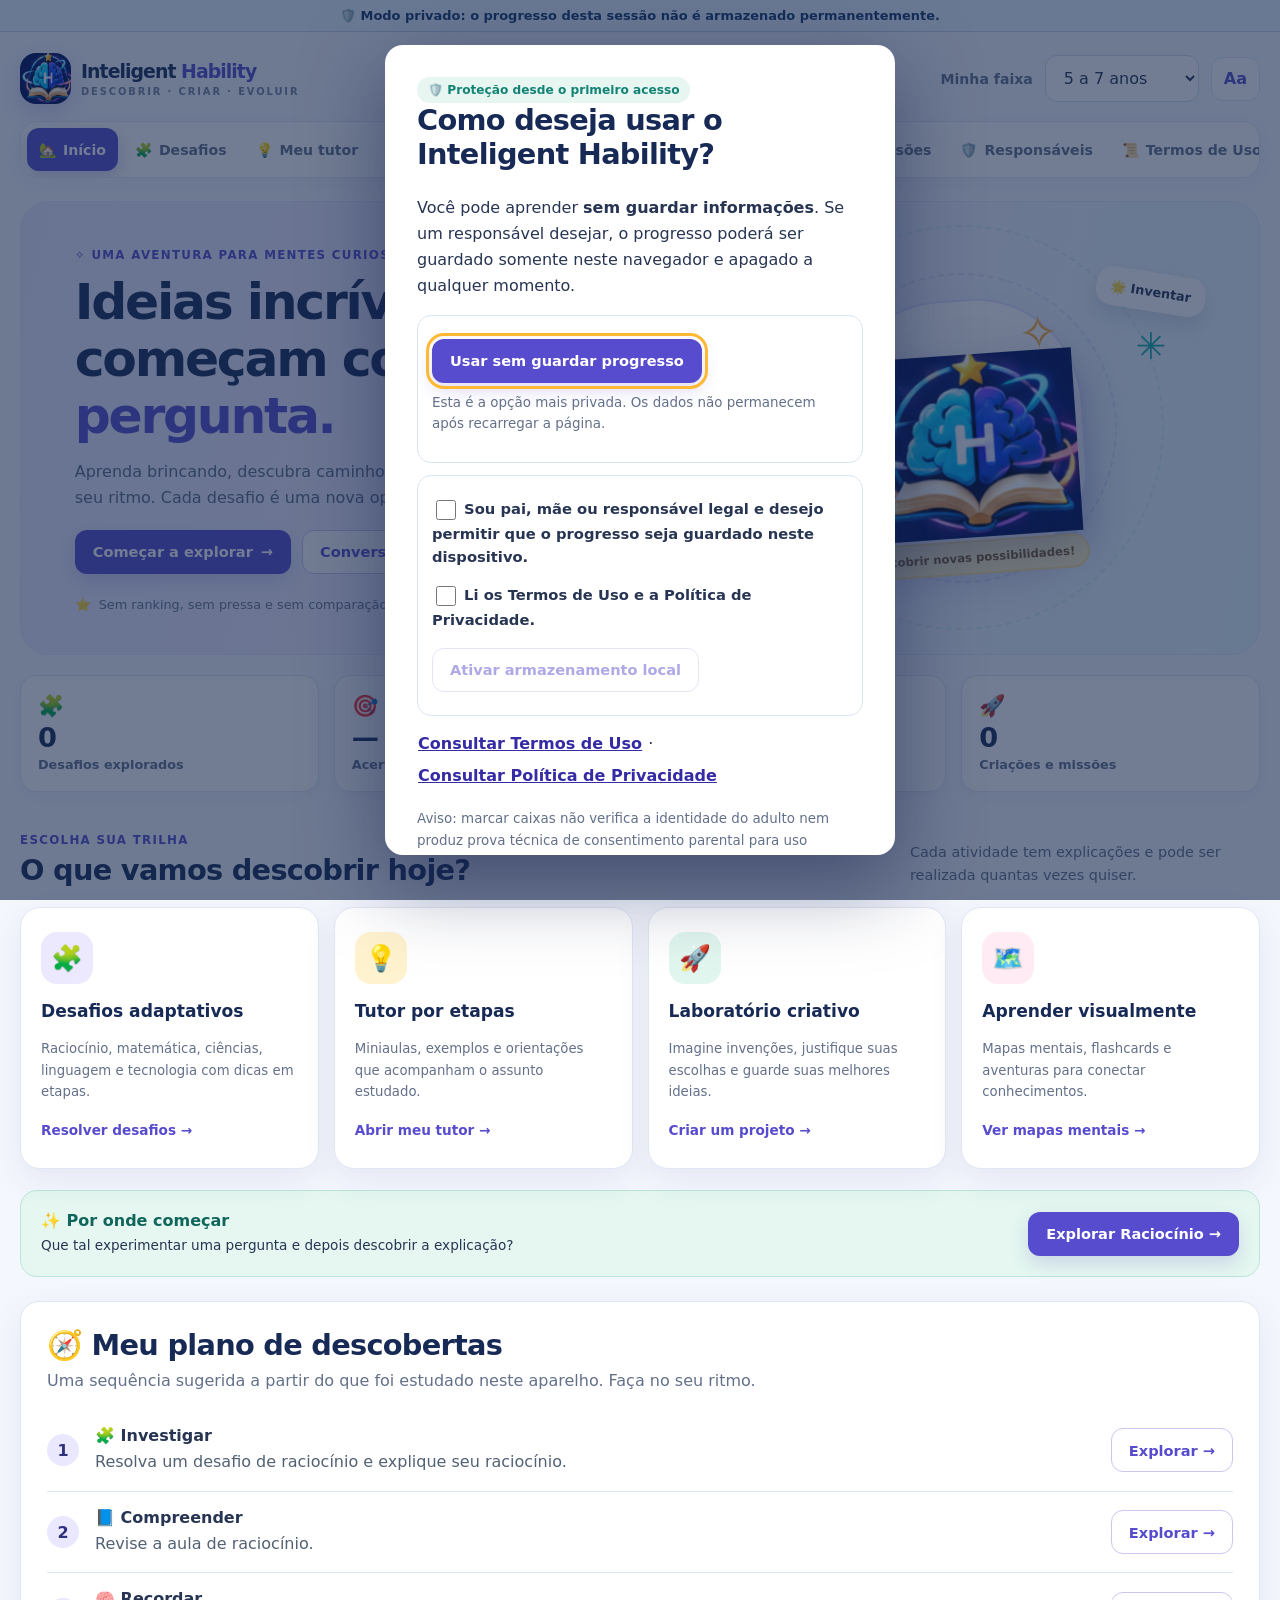
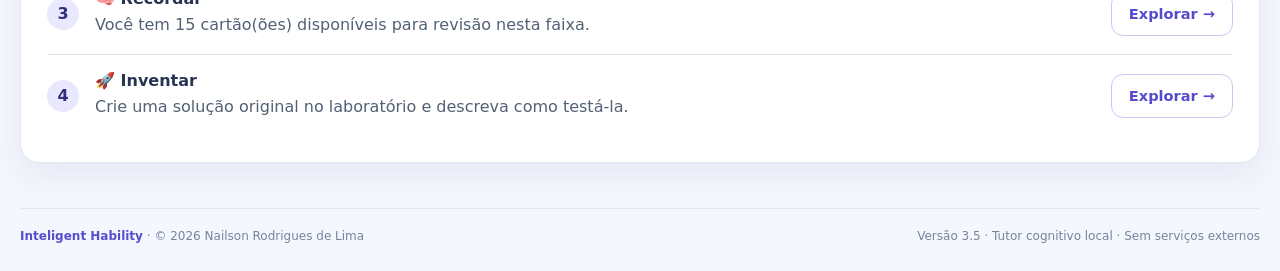
<file: Inteligent_Hability_V3_5_Standalone.html>
<!doctype html>
<html lang="pt-BR">
<head>
<meta charset="utf-8"/>
<meta content="width=device-width,initial-scale=1,viewport-fit=cover" name="viewport"/>
<meta content="default-src 'none'; script-src 'sha256-NSaB3MMavXYZMcoHxuffIf6o9/7w7kiDZLSKYzLUJwc=' 'sha256-bR9fVpracbo0LbF4SrYB9mkoQlGmSesPcewPLVH3/t4=' 'sha256-B7ZJ1uW0Yz/DYxd0itk3KYaTumNl7Zbdlr1lKOt5Urw=' 'sha256-kbRg+EgdTt2SVIPD0G8865eXoQDOhhn4CSwFgpfF9ik=' 'sha256-lk1fQvy/DL1FG7DKOnv11E9JLB0d+vx6eQt3IMYS66I=' 'sha256-MpfEb87tWNceLsHGV6EoixqScVsbg1H+UZRuLqB503E='; style-src 'sha256-HYVvO8zKCcxbydEsF0gLW64XkIrsTWCEyoQJseRJvhI='; img-src data:; font-src 'none'; connect-src 'none'; media-src 'none'; object-src 'none'; base-uri 'none'; form-action 'none'" http-equiv="Content-Security-Policy"/>
<meta content="#243a84" name="theme-color"/>
<meta content="Inteligent Hability: laboratório educacional offline de desafios adaptativos, mapas, tutor, missões e criação para 5 a 12 anos." name="description"/>
<title>Inteligent Hability | Descobrir • Criar • Evoluir</title>
<link href="[data-uri]" rel="icon" type="image/svg+xml"/>
<style>:root{color-scheme:light;--navy:#172a56;--ink:#273553;--muted:#63708a;--line:#dfe7f4;--paper:#fff;--bg:#f5f7fe;--violet:#574cce;--teal:#128a83;--gold:#ffb53e;--pink:#e75189;--ring:#ffb833;--shadow:0 12px 34px rgba(34,48,104,.08);font-family:system-ui,-apple-system,Segoe UI,Roboto,Arial,sans-serif;font-size:16px}*{box-sizing:border-box}html{scroll-behavior:smooth}body{margin:0;color:var(--ink);background:var(--bg)}button,select,input,textarea{font:inherit}button{cursor:pointer}button:disabled{opacity:.65;cursor:not-allowed}a,button,input,select,textarea,summary{outline-offset:3px}:focus-visible{outline:3px solid var(--ring)!important}h1,h2,h3,p{margin-top:0}p{line-height:1.62}h1{font-size:clamp(2rem,4.5vw,3.15rem);line-height:1.13;letter-spacing:-.045em;color:var(--navy)}h2{font-size:clamp(1.35rem,3vw,1.8rem);letter-spacing:-.025em;color:var(--navy)}h3{font-size:1.07rem;color:var(--navy)}.shell{width:min(1240px,calc(100% - 40px));margin:0 auto}.skip-link{position:absolute;left:12px;top:-100px;padding:12px;background:#fff;z-index:20}.skip-link:focus{top:12px}.topbar{display:flex;align-items:center;justify-content:space-between;gap:18px;padding:21px 0 17px}.brand{display:flex;align-items:center;gap:12px;color:var(--navy)}.brand img{width:51px;height:51px;border-radius:16px;box-shadow:0 9px 20px #544bcb33}.brand strong{font-size:1.42rem;letter-spacing:-.05em}.brand em{color:var(--violet);font-style:normal}.brand small{display:block;font-size:.62rem;font-weight:800;letter-spacing:.19em;color:#76839e;margin-top:4px}.top-actions{display:flex;align-items:center;gap:12px}.top-actions label{color:var(--muted);font-size:.88rem;font-weight:650}select,input[type=text],textarea{color:var(--ink);background:#fff;border:1.6px solid #d5def0;border-radius:12px;padding:12px 14px;max-width:100%;min-height:44px}select{cursor:pointer}textarea{width:100%;display:block;resize:vertical;min-height:150px;margin:8px 0 3px}label{font-weight:700;font-size:.92rem}.icon-button{background:#fff;border:1px solid var(--line);border-radius:12px;min-height:44px;padding:8px 12px;font-weight:900;color:var(--violet)}.navigation{display:flex;gap:5px;padding:6px;background:#fff;border:1px solid var(--line);border-radius:18px;box-shadow:0 5px 18px #2737650a;overflow-x:auto;scrollbar-width:thin}.nav-item{display:flex;align-items:center;gap:6px;flex:1 0 auto;justify-content:center;min-height:43px;padding:8px 12px;background:transparent;border:0;border-radius:12px;color:#607089;font-size:.88rem;font-weight:750;white-space:nowrap}.nav-item:hover{background:#f1f1ff}.nav-item.active{color:#fff;background:var(--violet);box-shadow:0 6px 16px #5045bc3b}.view{padding:23px 0 45px}.view[hidden],[hidden]{display:none!important}.hero{display:grid;grid-template-columns:1.13fr .87fr;min-height:390px;background:linear-gradient(105deg,#e9eaff 1%,#f6f1ff 53%,#e7f8fc);border-radius:29px;padding:42px clamp(24px,4.2vw,58px);gap:10px;overflow:hidden;position:relative;border:1px solid #e3e6ff}.hero-copy{z-index:2;align-self:center}.eyebrow{font-size:.74rem;font-weight:850;letter-spacing:.11em;color:var(--violet);display:inline-block;margin-bottom:12px}.hero h1{max-width:590px;margin-bottom:14px}.hero h1 span{color:var(--violet)}.hero-copy>p{font-size:1rem;max-width:540px;color:#5c6a86}.actions{display:flex;flex-wrap:wrap;align-items:center;gap:11px;margin-top:19px}.btn{border:1px solid transparent;border-radius:12px;min-height:44px;padding:11px 17px;font-weight:790;font-size:.91rem;display:inline-flex;gap:8px;align-items:center;justify-content:center;text-decoration:none}.btn-main{background:var(--violet);color:#fff;box-shadow:0 8px 18px #5549c22e}.btn-main:hover{background:#4035af}.btn-outline{color:var(--violet);background:white;border-color:#c9c7f0}.btn-outline:hover{background:#f5f2ff}.btn-quiet{background:#f4f5ff;color:#4b43b9;border-color:#e0ddff}.btn-danger{background:#ad2745;color:white}.btn-danger:hover{background:#8c1632}.full{width:100%;margin-top:10px}.hero-note{display:flex;gap:8px;align-items:center;margin-top:23px;color:#66738d;font-size:.8rem}.hero-visual{position:relative;display:flex;align-items:center;justify-content:center;min-height:290px}.orbit{position:absolute;border-radius:50%;border:2px dashed #8076d92b;width:310px;height:310px;transform:rotate(-20deg)}.orbit-two{width:405px;height:405px;border-color:#59c4b12c;transform:rotate(24deg)}.hero-mascot{background:#fff;border:2px solid #e1dfff;border-radius:43% 43% 32% 32%;width:245px;height:255px;box-shadow:0 26px 45px #433aa72b;display:flex;flex-direction:column;align-items:center;justify-content:center;position:relative;z-index:1;transform:rotate(-4deg)}.mascot-sun{position:absolute;right:17px;top:8px;color:#ffad32;font-size:3rem}.mascot-brain{font-size:5rem;filter:drop-shadow(0 8px 9px #7563ab30)}.mascot-book{font-size:4.2rem;margin-top:-8px}.mascot-label{position:absolute;bottom:-22px;background:#fff1bd;border:2px solid #ffe293;border-radius:30px;padding:8px 13px;font-size:.73rem;font-weight:900;color:#7f5a23;white-space:nowrap}.floating-icon{position:absolute;font-size:2.3rem;color:#f8b12d}.f-a{top:5px;left:20%}.f-b{right:8%;top:22%;color:#1caeaa}.float-tag{position:absolute;z-index:2;white-space:nowrap;background:white;box-shadow:0 10px 20px #27376521;padding:12px 14px;border-radius:16px;font-size:.8rem;font-weight:850}.tag-one{left:0;bottom:40px;transform:rotate(-10deg)}.tag-two{right:0;top:28px;transform:rotate(9deg)}.stats-grid{display:grid;grid-template-columns:repeat(4,minmax(0,1fr));gap:15px;margin-top:20px}.stat{background:#fff;border-radius:16px;border:1px solid var(--line);padding:18px 17px;box-shadow:0 5px 12px #242f5b08}.stat .stat-icon{font-size:1.3rem}.stat strong{display:block;font-size:1.65rem;color:var(--navy);letter-spacing:-.04em;margin-top:5px}.stat span:last-child{font-size:.78rem;color:var(--muted);font-weight:650}.section-title{display:flex;align-items:flex-end;justify-content:space-between;gap:15px;margin:37px 0 20px}.section-title .eyebrow{margin-bottom:6px}.section-title h2,.section-title h1{margin:0}.section-title h1{font-size:clamp(1.8rem,3.5vw,2.35rem)}.section-title>p{color:var(--muted);font-size:.9rem;max-width:350px;margin:0}.section-title.inside{margin:9px 0 20px}.feature-grid{display:grid;grid-template-columns:repeat(4,minmax(0,1fr));gap:15px}.feature-card{min-width:0;border-radius:20px;padding:24px 20px;background:#fff;border:1px solid var(--line);box-shadow:var(--shadow);min-height:228px;display:flex;flex-direction:column}.feature-icon{width:52px;height:52px;font-size:1.6rem;display:grid;place-items:center;border-radius:16px;margin-bottom:17px}.purple .feature-icon{background:#ece9ff}.amber .feature-icon{background:#fff2ce}.teal .feature-icon{background:#e1f6ee}.pink .feature-icon{background:#ffebf3}.feature-card p{font-size:.83rem;color:var(--muted);flex:1}.text-link{border:0;background:none;text-align:left;padding:6px 0;color:var(--violet);font-size:.85rem;font-weight:850}.text-link:hover{text-decoration:underline}.recommendation{background:#e5f7f0;border:1px solid #b8e7d9;padding:20px;border-radius:17px;margin-top:21px;display:flex;align-items:center;justify-content:space-between;gap:18px}.recommendation p{margin:4px 0 0;font-size:.85rem}.recommendation strong{color:#11665c}.workspace{display:grid;grid-template-columns:minmax(0,1fr) 275px;gap:18px;align-items:start}.workspace-main{min-width:0}.panel,.side-panel{background:#fff;border:1px solid var(--line);box-shadow:var(--shadow);border-radius:19px;padding:26px}.side-panel{background:linear-gradient(165deg,#f5f2ff,#fff);position:sticky;top:12px}.side-panel p{font-size:.88rem;color:#55617e}.side-heading{font-weight:900;color:var(--violet);font-size:1.12rem;margin-bottom:15px}.toolbar{display:flex;flex-wrap:wrap;align-items:center;gap:10px;margin-bottom:17px}.toolbar label{white-space:nowrap}.toolbar select{flex:1;min-width:145px}.question-chip,.pill{display:inline-flex;align-items:center;font-size:.77rem;font-weight:790;border-radius:50px;background:#ecebff;color:#5044c1;padding:6px 11px}.question-heading{font-size:1.5rem;line-height:1.4;margin:17px 0;color:var(--navy)}.choices{display:grid;gap:10px;margin:18px 0}.choice{width:100%;display:flex;align-items:center;gap:12px;border:1.7px solid #dce4f4;border-radius:13px;background:#fbfcff;padding:14px 16px;text-align:left;color:var(--ink);font-weight:680}.choice:hover:not(:disabled){border-color:#8379e1;background:#f4f2ff}.choice.selected{background:#eeebff;border-color:#6051dc}.choice.correct{background:#e4f7ec;border-color:#2a9665}.choice.incorrect{background:#fff0f0;border-color:#d05562}.choice .letter{border-radius:50%;width:31px;height:31px;flex:0 0 31px;display:grid;place-items:center;background:#e9edf6;font-size:.8rem;color:#54617d}.feedback{margin-top:15px;line-height:1.6}.feedback:empty{display:none}.feedback-box{background:#f2f5ff;border-left:4px solid var(--violet);border-radius:10px;padding:14px;margin:12px 0}.feedback-box.good{background:#e8f7ee;border-color:#20825e}.feedback-box.warn{background:#fff4e0;border-color:#d59630}.feedback-box p{margin:6px 0}.feedback-box strong{color:#1c3356}.quiz-actions{display:flex;gap:10px;flex-wrap:wrap;margin-top:20px}.progress-track{height:10px;background:#ebeff9;border-radius:40px;overflow:hidden}.progress-fill{height:100%;background:linear-gradient(90deg,#6456d8,#3bc2a2);border-radius:40px;transition:width .25s}.muted{color:var(--muted)}.small-text{font-size:.84rem}.divider{height:1px;background:var(--line);margin:26px 0}.lesson-badge{display:inline-block;background:#e7f6f1;color:#138375;border-radius:40px;padding:6px 11px;font-weight:850;font-size:.76rem}.lesson-steps{display:grid;gap:11px;counter-reset:steps;margin:17px 0;padding:0;list-style:none}.lesson-steps li{background:#f7f8fe;border-radius:13px;padding:12px 15px 12px 48px;position:relative;line-height:1.5}.lesson-steps li:before{counter-increment:steps;content:counter(steps);display:grid;place-items:center;position:absolute;left:13px;top:12px;width:25px;height:25px;background:var(--violet);color:white;border-radius:50%;font-weight:900;font-size:.8rem}.question-row{display:flex;gap:8px;margin-top:10px}.question-row input{flex:1;min-width:0}.map-center{max-width:430px;margin:28px auto 23px;text-align:center;color:#fff;font-weight:900;background:linear-gradient(130deg,#6252d9,#119e97);border-radius:22px;padding:25px 18px;box-shadow:0 12px 30px #4635b326;font-size:1.2rem}.map-grid{display:grid;grid-template-columns:repeat(2,minmax(0,1fr));gap:14px}.map-branch{border:2px solid #e2e6f6;background:#fbfcff;border-radius:17px;padding:4px 16px}.map-branch summary{padding:14px 0;font-weight:900;cursor:pointer;color:var(--navy);list-style:none}.map-branch summary:before{content:'＋';margin-right:8px;color:var(--violet)}.map-branch[open] summary:before{content:'−'}.map-branch p{font-size:.9rem;color:var(--muted)}.map-branch:nth-child(2){border-color:#c9e9d8}.map-branch:nth-child(3){border-color:#ffe2a3}.map-branch:nth-child(4){border-color:#f9cede}.map-branch:not([open]){background:#fff}.flash-workspace{max-width:820px;margin:auto}.flashcard{display:flex;align-items:center;justify-content:center;min-height:280px;padding:30px 15px;margin:23px 0;border-radius:22px;background:linear-gradient(145deg,#5b4acb,#352b96);color:#fff;text-align:center}.flashcard strong{font-size:clamp(1.3rem,3vw,1.9rem);line-height:1.5;display:block}.flashcard.answer{background:linear-gradient(145deg,#178f84,#156b7c)}.flash-meta{text-align:center;color:var(--muted);font-size:.86rem}.flash-buttons{display:flex;flex-wrap:wrap;justify-content:center;gap:10px;margin-top:12px}.idea-instructions{background:#f1f6ff;border-radius:13px;padding:17px;margin:14px 0 18px;font-size:.94rem}.idea-instructions h3{margin-bottom:6px}.idea-instructions p{margin-bottom:5px}.counter{text-align:right;font-size:.78rem;color:var(--muted);margin-top:5px}.idea-entry{background:white;border:1px solid var(--line);border-radius:13px;padding:12px;margin-bottom:9px;overflow-wrap:anywhere}.idea-entry strong{font-size:.86rem;color:var(--navy)}.idea-entry p{font-size:.82rem;white-space:pre-wrap;margin:5px 0;color:#59647a}.idea-entry button{border:0;background:none;color:#a92b50;font-weight:700;min-height:36px}.wide-select{width:100%;margin:9px 0}.mission-scene{background:#f7f9ff;padding:21px;border-radius:15px;margin-top:16px}.mission-scene .scenario{font-size:1.1rem;color:var(--navy);font-weight:750}.mission-option{margin-top:10px}.mission-choice-feedback{border:1px solid #addccf;background:#eafaf5;padding:14px;border-radius:12px;margin-top:15px}.report-bars{display:grid;gap:12px;margin:18px 0 28px}.report-line{display:grid;grid-template-columns:135px 1fr 82px;gap:12px;align-items:center;font-size:.86rem}.report-line .progress-track{height:12px}.report-line strong{text-align:right}.settings-row{display:flex;gap:23px;flex-wrap:wrap;margin:18px 0}.settings-row label{display:flex;align-items:center;gap:8px;cursor:pointer}.settings-row input{width:18px;height:18px;accent-color:var(--violet)}.panel h3{margin-top:25px}.panel-title{margin-bottom:8px}.copyright{border-top:1px solid var(--line);padding-top:19px;font-size:.88rem;color:var(--muted)}.storage-warning{margin:10px 0;padding:12px;border:1px solid #e1b55f;border-radius:12px;background:#fff3d8}.visually-hidden{position:absolute;width:1px;height:1px;overflow:hidden;clip:rect(0,0,0,0);white-space:nowrap}.file-label{cursor:pointer}.file-label:focus-within{outline:3px solid var(--ring)}dialog{border:0;border-radius:18px;box-shadow:0 26px 80px #16225080;max-width:min(95vw,510px);color:var(--ink)}dialog::backdrop{background:#13254b98}.dialog-content{padding:16px}footer{display:flex;flex-wrap:wrap;justify-content:space-between;gap:12px;padding:20px 0 28px;border-top:1px solid #e3e8f4;color:#77839b;font-size:.75rem}footer strong{color:var(--violet)}.empty-note{border:1px dashed #becbe4;border-radius:15px;padding:16px;color:#68758e;background:#fafdff;font-size:.88rem}.inline-actions{display:flex;gap:8px;flex-wrap:wrap}.note-list{padding-left:20px;line-height:1.7}.tag-soft{background:#fff2d4;padding:5px 11px;border-radius:30px;color:#856017;font-size:.79rem;font-weight:800}.mission-stepper{display:flex;gap:8px;margin:14px 0}.mission-stepper span{height:8px;flex:1;background:#e6eafb;border-radius:10px}.mission-stepper span.done{background:var(--teal)}.mini-tile{background:#fff;border:1px solid var(--line);padding:12px;border-radius:12px;margin:8px 0}.mini-tile p{margin:4px 0;font-size:.83rem}.btn[data-go]{text-decoration:none}body.large-text{font-size:19px}body.high-contrast{--muted:#34435e;--line:#909bb4;--violet:#29208b;--bg:#fff;--navy:#09172b;--ink:#101d32}body.reduce-motion *,body.reduce-motion *::before,body.reduce-motion *::after{animation:none!important;transition:none!important;scroll-behavior:auto!important}@media(max-width:990px){.hero{grid-template-columns:1fr 300px;padding:32px}.feature-grid{grid-template-columns:repeat(2,minmax(0,1fr))}.workspace{grid-template-columns:minmax(0,1fr)}.side-panel{position:static}.hero-mascot{transform:scale(.85) rotate(-4deg)}}@media(max-width:700px){.shell{width:calc(100% - 24px)}.topbar{flex-wrap:wrap}.top-actions{width:100%;justify-content:space-between}.top-actions label{flex:1}.brand strong{font-size:1.22rem}.brand small{letter-spacing:.11em}.navigation{border-radius:14px}.nav-item{min-width:max-content;flex:auto}.hero{grid-template-columns:1fr;padding:27px 21px 35px;min-height:0}.hero h1{font-size:2.05rem}.hero-visual{min-height:250px}.hero-mascot{transform:scale(.75) rotate(-4deg)}.hero-note{font-size:.75rem}.float-tag{font-size:.72rem}.tag-one{left:3%}.tag-two{right:3%}.stats-grid{grid-template-columns:repeat(2,minmax(0,1fr));gap:10px}.feature-grid{grid-template-columns:1fr}.feature-card{min-height:0}.section-title{align-items:flex-start;flex-direction:column}.section-title>p{max-width:none}.panel,.side-panel{padding:17px}.toolbar{align-items:stretch}.toolbar select,.toolbar label{width:100%}.question-row{flex-wrap:wrap}.question-row .btn{width:100%}.map-grid{grid-template-columns:1fr}.report-line{grid-template-columns:100px 1fr 68px;gap:7px}.recommendation{flex-wrap:wrap}.view{padding-top:16px}.question-heading{font-size:1.28rem}}@media(prefers-reduced-motion:reduce){html{scroll-behavior:auto}*,*:before,*:after{transition:none!important;animation:none!important}}

/* Cartões de progresso com contraste consistente no desktop e mobile. */
.stat-card{background:#fff;border-radius:16px;border:1px solid var(--line);padding:17px;box-shadow:0 5px 12px #242f5b08;min-width:0}
.stat-card>span{font-size:1.32rem;display:block}
.stat-card strong{display:block;font-size:1.7rem;color:var(--navy);letter-spacing:-.04em;margin-top:4px}
.stat-card small{display:block;font-size:.8rem;color:var(--muted);font-weight:650;line-height:1.45;margin-top:3px}
@media(max-width:360px){.stat-card{padding:12px}.stat-card strong{font-size:1.4rem}.report-line{grid-template-columns:90px 1fr 63px}.top-actions select{max-width:142px}}
/* Destino de foco da navegação: útil para leitores de tela, sem moldura no título. */
h1[tabindex="-1"]:focus{outline:none!important}

/* V2.1: roteiro adaptativo, sem cronômetro ou ranking */
.daily-plan {margin-top:1.5rem} .daily-plan h2 {margin:0 0 .35rem} .plan-step {display:flex;align-items:center;gap:1rem;padding:1rem 0;border-top:1px solid var(--border,#dde5ef)} .plan-step:first-child{border-top:0}.plan-step>div:nth-child(2){flex:1;min-width:0}.plan-step p{margin:.25rem 0 0;color:var(--text-muted,#526174)}.plan-index{flex:none;width:2rem;height:2rem;display:grid;place-items:center;border-radius:50%;background:#e9e8ff;color:#30317a;font-weight:800}@media(max-width:550px){.plan-step{flex-wrap:wrap}.plan-step .btn{margin-left:3rem}}

.legal-document{max-width:920px;margin:auto}.legal-document p{line-height:1.75;overflow-wrap:anywhere}.legal-document p:first-of-type{font-weight:600}

/* V3.2 — identidade, tutor ampliado, avisos de privacidade e documentos acessíveis */
.brand-logo{width:145px;height:auto;max-height:65px;object-fit:contain;border-radius:9px}.brand{gap:10px!important}.brand>div strong{font-size:1.18rem}.hero-logo{display:block;position:relative;z-index:2;width:min(95%,360px);height:auto;margin:38px auto 0;filter:drop-shadow(0 15px 24px #1b227c4a)}
.privacy-indicator{font-size:.81rem;text-align:center;padding:8px 14px;background:#edf7ff;color:#15386d;border-bottom:1px solid #bfd3ec;font-weight:650}.privacy-indicator.saved{background:#e8f7ef;color:#105d45}.privacy-mode-status,.tutor-disclosure,.safe-reminder{border-radius:12px;padding:12px 15px;background:#edf5ff;color:#264568;border:1px solid #cee1fa}.tutor-disclosure{font-size:.9rem;margin:10px 0 18px}.safe-reminder{background:#fff7e7;border-color:#f0dda9;font-size:.88rem}.tutor-topic-tools{margin:18px 0}.tutor-check{margin:15px 0}.tutor-check .choices{margin:9px 0}.tutor-check button:disabled{opacity:.85;cursor:default}.tutor-quick-actions{display:flex;gap:7px;flex-wrap:wrap;margin:15px 0}.tutor-quick-actions .btn{font-size:.82rem}.legal-link{border:0;padding:3px 1px;color:#352ba4;cursor:pointer;text-decoration:underline;background:transparent;font:inherit;font-weight:700}.legal-link:hover{text-decoration:none}.legal-document{max-width:960px;margin:auto}.legal-document h2{font-size:1.13rem;margin:22px 0 9px}.legal-document p{line-height:1.75}.legal-note{margin-top:18px;background:#fff3df;border:1px solid #eed4a2;border-radius:12px;padding:14px}.privacy-dialog{width:min(94vw,620px);max-height:90vh;overflow-y:auto}.privacy-choice{border:1px solid #dce4f2;border-radius:14px;padding:14px;margin:12px 0}.privacy-choice label{display:block;line-height:1.55;padding:7px 0}.privacy-choice input{width:20px;height:20px;vertical-align:middle;accent-color:#4d3ee4}.privacy-choice .btn{margin:9px 0}.legal-preview{overflow:auto;max-height:53vh;border:1px solid #e2e7f1;padding:14px;border-radius:10px;margin:12px 0}.legal-preview h2{font-size:1rem}.legal-preview p{font-size:.86rem}.privacy-choice .btn:disabled{opacity:.48;cursor:not-allowed}button:focus-visible,label:focus-within,select:focus-visible{outline:3px solid #d49c24;outline-offset:3px}
@media(max-width:700px){.brand-logo{width:94px}.brand>div strong{font-size:1.05rem}.hero-logo{width:min(70%,260px);margin:0 auto}.tutor-quick-actions .btn{flex:1}.privacy-dialog{max-height:92vh}}

/* V3.5 — oficina cognitiva com acessibilidade e sem elementos de recompensa compulsiva */
.ai35-panel{margin:24px 0 6px;padding:18px 19px;border:1px solid #bfcdec;background:linear-gradient(160deg,#f5f5ff,#effbfa);border-radius:17px}.ai35-panel h3{margin:2px 0 6px}.ai35-toolbar{display:flex;flex-wrap:wrap;gap:9px;margin:14px 0}.ai35-practice:not(:empty){background:#fff;border:1px solid #dce3f1;border-radius:15px;padding:16px;margin:16px 0}.ai35-question{font-weight:750;color:#25365d;margin:14px 0;font-size:1.08rem}.ai35-practice input[type=text]{display:block;width:min(100%,350px);margin:8px 0}.ai35-choices{display:grid;gap:8px;margin:15px 0}.ai35-choices label{display:flex;gap:11px;align-items:center;border:1px solid #dce3f1;border-radius:12px;padding:12px;background:#fafdff;cursor:pointer;font-weight:550}.ai35-choices input{height:19px;width:19px;accent-color:#5144c1}.ai35-choices label:focus-within{outline:2px solid var(--ring)}.ai35-panel li{margin-bottom:6px}.ai35-panel .feedback-box{margin-top:11px}@media(max-width:480px){.ai35-panel{padding:13px}.ai35-toolbar .btn{width:100%}.ai35-question{font-size:1rem}}
</style>






</head>
<body>
<a class="skip-link" href="#conteudo">Pular para o conteúdo</a>
<div class="privacy-indicator" id="aviso-sessao" role="status">🛡️ Modo privado: progresso somente nesta sessão até que um responsável escolha o armazenamento.</div>
<div class="shell">
<header class="topbar">
<div aria-label="Inteligent Hability" class="brand">
<img alt="" height="50" src="[data-uri]" width="50"/>
<div><strong>Inteligent <em>Hability</em></strong><small>DESCOBRIR · CRIAR · EVOLUIR</small></div>
</div>
<div class="top-actions">
<label for="faixa">Minha faixa</label>
<select aria-label="Escolher faixa etária" id="faixa"><option value="5-7">5 a 7 anos</option><option value="8-10">8 a 10 anos</option><option value="11-12">11 a 12 anos</option></select>
<button aria-label="Alternar letras grandes" class="icon-button" id="botao-acessibilidade" title="Letras grandes" type="button">Aa</button>
</div>
</header>
<nav aria-label="Navegação principal" class="navigation">
<button aria-current="page" class="nav-item active" data-view="inicio" type="button"><span aria-hidden="true">🏡</span> Início</button>
<button class="nav-item" data-view="desafios" type="button"><span aria-hidden="true">🧩</span> Desafios</button>
<button class="nav-item" data-view="tutor" type="button"><span aria-hidden="true">💡</span> Meu tutor</button>
<button class="nav-item" data-view="mapas" type="button"><span aria-hidden="true">🗺️</span> Mapas mentais</button>
<button class="nav-item" data-view="flashcards" type="button"><span aria-hidden="true">🧠</span> Flashcards</button>
<button class="nav-item" data-view="laboratorio" type="button"><span aria-hidden="true">🚀</span> Laboratório</button>
<button class="nav-item" data-view="missoes" type="button"><span aria-hidden="true">🌎</span> Missões</button>
<button class="nav-item" data-view="responsaveis" type="button"><span aria-hidden="true">🛡️</span> Responsáveis</button>
<button class="nav-item" data-view="termos" type="button"><span aria-hidden="true">📜</span> Termos de Uso</button>
<button class="nav-item" data-view="privacidade" type="button"><span aria-hidden="true">🔐</span> Privacidade</button>
</nav>
<div class="storage-warning" hidden="" id="alerta-armazenamento" role="status">O navegador não permitiu guardar os dados. O aplicativo funciona nesta sessão, mas o progresso poderá ser perdido ao fechar.</div>
<main id="conteudo" tabindex="-1">
<section aria-labelledby="titulo-inicio" class="view" id="inicio">
<div class="hero">
<div class="hero-copy">
<span class="eyebrow">✧ UMA AVENTURA PARA MENTES CURIOSAS</span>
<h1 id="titulo-inicio">Ideias incríveis começam com uma <span>pergunta.</span></h1>
<p>Aprenda brincando, descubra caminhos diferentes e avance no seu ritmo. Cada desafio é uma nova oportunidade de pensar.</p>
<div class="actions"><button class="btn btn-main" data-go="desafios" type="button">Começar a explorar <span aria-hidden="true">→</span></button><button class="btn btn-outline" data-go="tutor" type="button">Conversar com o tutor</button></div>
<div class="hero-note"><span aria-hidden="true">⭐</span> Sem ranking, sem pressa e sem comparação com outras crianças.</div>
</div>
<div aria-hidden="true" class="hero-visual">
<div class="orbit orbit-one"></div><div class="orbit orbit-two"></div><div class="floating-icon f-a">✦</div><div class="floating-icon f-b">✳</div>
<div class="hero-mascot"><div class="mascot-sun">✧</div><img alt="" class="hero-logo" src="[data-uri]"/><div class="mascot-label">Descobrir novas possibilidades!</div></div>
<div class="float-tag tag-one">🧪 Explorar</div><div class="float-tag tag-two">🌟 Inventar</div>
</div>
</div>
<div aria-label="Meu progresso" class="stats-grid" id="resumo"></div>
<div class="section-title"><div><span class="eyebrow">ESCOLHA SUA TRILHA</span><h2>O que vamos descobrir hoje?</h2></div><p>Cada atividade tem explicações e pode ser realizada quantas vezes quiser.</p></div>
<div class="feature-grid">
<article class="feature-card purple"><div class="feature-icon">🧩</div><h3>Desafios adaptativos</h3><p>Raciocínio, matemática, ciências, linguagem e tecnologia com dicas em etapas.</p><button class="text-link" data-go="desafios" type="button">Resolver desafios →</button></article>
<article class="feature-card amber"><div class="feature-icon">💡</div><h3>Tutor por etapas</h3><p>Miniaulas, exemplos e orientações que acompanham o assunto estudado.</p><button class="text-link" data-go="tutor" type="button">Abrir meu tutor →</button></article>
<article class="feature-card teal"><div class="feature-icon">🚀</div><h3>Laboratório criativo</h3><p>Imagine invenções, justifique suas escolhas e guarde suas melhores ideias.</p><button class="text-link" data-go="laboratorio" type="button">Criar um projeto →</button></article>
<article class="feature-card pink"><div class="feature-icon">🗺️</div><h3>Aprender visualmente</h3><p>Mapas mentais, flashcards e aventuras para conectar conhecimentos.</p><button class="text-link" data-go="mapas" type="button">Ver mapas mentais →</button></article>
</div>
<div aria-live="polite" class="recommendation" id="sugestao-trilha"></div><section aria-labelledby="plano-titulo" class="panel daily-plan"><h2 id="plano-titulo">🧭 Meu plano de descobertas</h2><p class="muted">Uma sequência sugerida a partir do que foi estudado neste aparelho. Faça no seu ritmo.</p><div aria-live="polite" id="plano-diario"></div></section>
</section>
<section aria-labelledby="titulo-desafios" class="view" hidden="" id="desafios">
<div class="section-title inside"><div><span class="eyebrow">INVESTIGAR · RACIOCINAR · APRENDER</span><h1 id="titulo-desafios">Desafios inteligentes</h1></div><p>A dificuldade se ajusta dentro da faixa selecionada conforme suas tentativas.</p></div>
<div class="workspace"><div class="workspace-main"><div class="toolbar"><label for="quiz-area">Área de conhecimento</label><select id="quiz-area"><option value="auto">✨ Trilha inteligente</option><option value="logica">🧩 Raciocínio</option><option value="matematica">🔢 Matemática</option><option value="ciencias">🌱 Ciências</option><option value="linguagem">📚 Linguagem</option><option value="tecnologia">🤖 Tecnologia</option></select><button class="btn btn-quiet" id="quiz-outro" type="button">Trocar desafio ↻</button></div><div aria-live="polite" class="panel" id="quiz-conteudo"></div></div><aside class="side-panel"><div class="side-heading">✨ Orientador</div><div id="quiz-orientador"></div><button class="btn btn-outline full" data-go="tutor" type="button">Abrir aula do tutor</button></aside></div>
</section>
<section aria-labelledby="titulo-tutor" class="view" hidden="" id="tutor">
<div class="section-title inside"><div><span class="eyebrow">APRENDER COM CALMA</span><h1 id="titulo-tutor">Meu tutor de descobertas</h1></div><p>Tutor cognitivo local com memória de contexto da sessão, respostas fundamentadas, atividades geradas e revisão adaptativa.</p></div>
<div class="workspace"><div class="workspace-main"><div class="panel"><div class="toolbar"><label for="tutor-area">Quero aprender</label><select id="tutor-area"><option value="logica">Raciocínio</option><option value="matematica">Matemática</option><option value="ciencias">Ciências</option><option value="linguagem">Linguagem</option><option value="tecnologia">Tecnologia</option></select><button class="btn btn-quiet" id="tutor-ouvir" type="button">🔊 Ouvir aula</button></div><div class="tutor-disclosure" role="note"><strong>🤖 Tutor automatizado local.</strong> Combina biblioteca de conceitos, busca semântica lexical, cálculo verificável e adaptação pedagógica. Não é pessoa nem IA neural generativa. Não compartilhe informações pessoais.</div><div class="tutor-topic-tools"><label for="tutor-topico">Aprofundar um assunto</label><select class="wide-select" id="tutor-topico"></select></div><div id="tutor-aula"></div><div aria-live="polite" class="tutor-check" id="tutor-checagem"></div><div aria-label="Perguntas rápidas ao tutor" class="tutor-quick-actions"><button class="btn btn-quiet" data-tutor-intent="explicacao" type="button">📘 Explique</button><button class="btn btn-quiet" data-tutor-intent="exemplo" type="button">🧮 Outro exemplo</button><button class="btn btn-quiet" data-tutor-intent="pratica" type="button">🎯 Praticar</button><button class="btn btn-quiet" data-tutor-intent="erro" type="button">🔁 Revisar erros</button><button class="btn btn-quiet" data-tutor-intent="simplificar" type="button">🌼 Mais simples</button><button class="btn btn-quiet" data-tutor-intent="aprofundar" type="button">🔬 Aprofundar</button><button class="btn btn-quiet" data-tutor-intent="resumo" type="button">📋 Resumir</button></div><div class="divider"></div><label for="pergunta-tutor">Pergunte ao tutor</label><p class="muted small-text">Exemplos: “frações equivalentes”, “quanto é 15% de 200”, “simplifique 6/8”, “mais simples”, “por que errei?”. O tutor responde quando encontra conhecimento verificável; dúvidas ambíguas recebem orientação para especificar o tema.</p><div class="question-row"><input id="pergunta-tutor" maxlength="250" placeholder="O que você quer entender melhor?" type="text"/><button class="btn btn-main" id="tutor-perguntar" type="button">Perguntar</button></div><div aria-live="polite" class="feedback" id="tutor-resposta" role="status"></div><section aria-labelledby="ai35-titulo" class="ai35-panel">
<h3 id="ai35-titulo">🧠 Oficina cognitiva v3.5</h3><p class="muted small-text">Aulas contextualizadas e prática orientada, sem baixar modelos ou enviar perguntas para a internet.</p>
<div class="ai35-toolbar"><button class="btn btn-quiet" id="ai35-guiar" type="button">🧭 Me guie sem revelar</button><button class="btn btn-quiet" id="ai35-dica" type="button">🔍 Uma pista</button><button class="btn btn-main" id="ai35-criar" type="button">🎲 Gerar prática</button><button class="btn btn-outline" id="ai35-plano" type="button">📊 Meu próximo passo</button></div>
<div aria-live="polite" id="ai35-plano-resposta" role="status"></div>
<div aria-live="polite" class="ai35-practice" id="ai35-pratica"></div>
<div aria-live="polite" id="ai35-feedback" role="status"></div>
</section><p class="muted small-text">O tutor não envia suas perguntas a um servidor nem as grava no histórico. Confirme conteúdos importantes com professor ou responsável.</p></div></div><aside class="side-panel"><div class="side-heading">📘 Como usar</div><p>Escolha um tema, leia a aula, veja o exemplo e faça sua pergunta. O tutor ajuda a organizar o raciocínio.</p><p class="muted small-text">O orientador interpreta algumas palavras e assuntos, mas não compreende todas as perguntas. Evite informar dados pessoais ou pedir ajuda para situações de emergência.</p><div class="safe-reminder">🌿 Faça pausas. Seu aprendizado não depende de tempo de tela, sequência de dias ou pontuação.</div><button class="btn btn-outline full" data-go="desafios" type="button">Praticar o que aprendi</button></aside></div>
</section>
<section aria-labelledby="titulo-mapas" class="view" hidden="" id="mapas">
<div class="section-title inside"><div><span class="eyebrow">CONECTAR IDEIAS</span><h1 id="titulo-mapas">Mapas mentais interativos</h1></div><p>Explore os conceitos por partes: princípio, exemplo, investigação e desafio.</p></div><div class="panel"><div class="toolbar"><label for="mapa-area">Escolha o mapa</label><select id="mapa-area"><option value="logica">🧩 Raciocínio</option><option value="matematica">🔢 Matemática</option><option value="ciencias">🌱 Ciências</option><option value="linguagem">📚 Linguagem</option><option value="tecnologia">🤖 Tecnologia</option></select></div><div id="mapa-conteudo"></div></div>
</section>
<section aria-labelledby="titulo-flashcards" class="view" hidden="" id="flashcards"><div class="section-title inside"><div><span class="eyebrow">MEMORIZAR COM SIGNIFICADO</span><h1 id="titulo-flashcards">Flashcards de revisão</h1></div><p>Revele a resposta e indique como foi sua lembrança para organizar a próxima revisão.</p></div><div class="panel flash-workspace"><div class="toolbar"><label for="flash-area">Assunto</label><select id="flash-area"><option value="auto">Todos os assuntos</option><option value="logica">Raciocínio</option><option value="matematica">Matemática</option><option value="ciencias">Ciências</option><option value="linguagem">Linguagem</option><option value="tecnologia">Tecnologia</option></select></div><div aria-live="polite" id="flash-conteudo"></div></div></section>
<section aria-labelledby="titulo-laboratorio" class="view" hidden="" id="laboratorio"><div class="section-title inside"><div><span class="eyebrow">CRIE ALGO QUE AINDA NÃO EXISTE</span><h1 id="titulo-laboratorio">Laboratório de ideias</h1></div><p>Não existe uma única resposta criativa. Experimente, explique e melhore seu projeto.</p></div><div class="workspace"><div class="workspace-main"><div class="panel"><label for="lab-projeto">Minha missão criativa</label><select class="wide-select" id="lab-projeto"></select><div class="idea-instructions" id="lab-enunciado"></div><label for="lab-texto">Descreva sua ideia</label><textarea id="lab-texto" maxlength="1500" minlength="40" placeholder="Qual problema você quer resolver? Como sua ideia funciona? Como poderia testá-la?" rows="8"></textarea><div class="counter" id="lab-contagem">0 de 1500 caracteres</div><div class="actions"><button class="btn btn-main" id="lab-salvar" type="button">Guardar meu projeto</button><button class="btn btn-outline" id="lab-limpar" type="button">Limpar texto</button></div><div aria-live="polite" class="feedback" id="lab-feedback"></div></div></div><aside class="side-panel"><div class="side-heading">📒 Meu caderno</div><p class="muted small-text">Guardado somente no seu navegador. Evite dados pessoais em suas ideias.</p><div id="lab-lista"></div></aside></div></section>
<section aria-labelledby="titulo-missoes" class="view" hidden="" id="missoes"><div class="section-title inside"><div><span class="eyebrow">ESCOLHAS E CONSEQUÊNCIAS</span><h1 id="titulo-missoes">Missões de descoberta</h1></div><p>Analise possibilidades, tome decisões e veja o que acontece. Depois, explique o que aprendeu.</p></div><div class="workspace"><div class="workspace-main"><div class="panel"><div class="toolbar"><label for="missao-escolha">Selecionar missão</label><select id="missao-escolha"></select></div><div aria-live="polite" id="missao-conteudo"></div></div></div><aside class="side-panel"><div class="side-heading">🎒 Diário de explorações</div><div id="missao-historico"></div></aside></div></section>
<section aria-labelledby="titulo-responsaveis" class="view" hidden="" id="responsaveis"><div class="section-title inside"><div><span class="eyebrow">PRIVACIDADE E ACOMPANHAMENTO</span><h1 id="titulo-responsaveis">Espaço dos responsáveis</h1></div><p>Conheça o progresso pedagógico e cuide das informações deste dispositivo.</p></div><div class="panel"><h2 class="panel-title">Panorama de aprendizagem</h2><p class="muted">Os indicadores refletem apenas as atividades realizadas neste navegador; não são avaliação de capacidade, diagnóstico ou classificação de altas habilidades.</p><div class="stats-grid" id="relatorio-metricas"></div><div class="report-bars" id="relatorio-areas"></div><h3>Preferências de acessibilidade</h3><div class="settings-row"><label><input id="alto-contraste" type="checkbox"/> Alto contraste</label><label><input id="reduzir-animacao" type="checkbox"/> Reduzir movimentos</label><label><input id="letras-grandes" type="checkbox"/> Letras maiores</label></div><h3>Privacidade e guarda de informações</h3><p class="privacy-mode-status" id="estado-privacidade" role="status"></p><button class="btn btn-outline" id="rever-privacidade" type="button">Rever escolhas de privacidade</button><button class="btn btn-outline" id="desativar-registro" type="button">Desativar e apagar armazenamento local</button><p class="muted small-text">A área dos responsáveis é informativa: não verifica identidade, idade nem possui bloqueio parental. A autorização informada localmente não substitui uma validação jurídica de consentimento em implantação comercial.</p><h3>Backup e dados locais</h3><p>O armazenamento é local. Não são solicitados cadastro, nome, e-mail, câmera, microfone nem localização. Dados poderão desaparecer se você limpar o navegador.</p><div class="actions"><button class="btn btn-main" id="exportar" type="button">Exportar backup JSON</button><label class="btn btn-outline file-label" for="importar">Importar backup JSON</label><input accept=".json,application/json" class="visually-hidden" id="importar" type="file"/><button class="btn btn-danger" id="reiniciar" type="button">Apagar dados locais</button></div><div aria-live="polite" class="feedback" id="admin-feedback" role="status"></div><div class="divider"></div><h3>Funcionamento e limites do tutor</h3><p>O sistema usa conteúdo autoral previamente escrito e regras adaptativas transparentes: identifica áreas menos praticadas, revisita erros e ajusta o nível dos desafios dentro da faixa. Não utiliza IA neural/generativa, não consulta a internet e não faz diagnóstico de superdotação.</p><h3>Privacidade e cuidados</h3><p>Os projetos escritos, respostas, escolhas e preferências ficam no armazenamento local do navegador, sem envio para servidores pelo aplicativo. Um backup exportado passa a ser responsabilidade de quem o armazenar. Oriente a criança a não escrever endereço, telefone, nome completo, documentos ou informações sensíveis.</p><p>Leia <button class="legal-link" data-go="termos" type="button">os Termos de Uso</button> e <button class="legal-link" data-go="privacidade" type="button">a Política de Privacidade</button>, disponíveis sem acesso à internet.</p><h3>Condições de uso</h3><p>Ferramenta educacional experimental para uso acompanhado. Não substitui professor, acompanhamento pedagógico especializado ou avaliação profissional. O material deve passar por revisão pedagógica, testes de acessibilidade e análise jurídica antes de comercialização. Sem coleta remota ou publicidade nesta versão.</p><p class="copyright">© 2026 Nailson Rodrigues de Lima. Todos os direitos reservados. Identidade: Inteligent Hability.</p></div></section>
<section aria-labelledby="titulo-termos" class="view" hidden="" id="termos"><div class="section-title inside"><div><span class="eyebrow">DOCUMENTO DISPONÍVEL OFFLINE</span><h1 id="titulo-termos">Termos de Uso</h1></div><p>Versão 1.0 — 13 de outubro de 2026</p></div>
<div class="panel legal-document"><p><strong>Inteligent Hability</strong> é uma ferramenta educativa de apoio à aprendizagem para crianças de 5 a 12 anos, desenvolvida com conteúdo offline, atividades, tutor automatizado e mecanismos de revisão.</p>
<h2>1. Quem deve utilizar</h2><p>A utilização por crianças deve ser acompanhada por responsável legal, especialmente para leitura, atividades e decisões sobre armazenamento. A escolha de faixa etária serve para adequar conteúdos; não é método de aferição de idade.</p>
<h2>2. Finalidade e limites</h2><p>As atividades têm finalidade educativa, lúdica e informativa. Não substituem escola, professor, avaliação clínica, atendimento psicológico ou diagnóstico de altas habilidades. O tutor é automatizado, com conteúdo local programado, e pode não compreender perguntas livres ou oferecer respostas incompletas.</p>
<h2>3. Segurança e comportamento</h2><p>O usuário não deve fornecer endereço, contato, nome completo, documentos, senhas, imagens identificáveis nem dados sensíveis em textos livres. As atividades propostas devem ser realizadas de forma segura, com supervisão quando envolverem materiais ou experiências.</p>
<h2>4. Conteúdo, autoria e licença</h2><p>© 2026 Nailson Rodrigues de Lima. Todos os direitos reservados, ressalvados componentes que tenham licenças próprias devidamente documentadas. O uso não transfere titularidade do código, textos ou identidade visual. Termos comerciais e condições de licença devem ser fornecidos separadamente na contratação, respeitados os direitos previstos na legislação aplicável.</p>
<h2>5. Funcionamento e disponibilidade</h2><p>A edição entregue funciona com arquivos locais; algumas funções, como síntese de voz, dependem das capacidades do navegador e de vozes instaladas no dispositivo. Não há garantia de operação ininterrupta em todos os navegadores. Atualizações devem ser distribuídas e instaladas pelo responsável pela implantação.</p>
<h2>6. Responsabilidade e direitos do consumidor</h2><p>O programa deve ser utilizado de acordo com sua finalidade pedagógica. Esta cláusula não exclui direitos legais do consumidor nem responsabilidade obrigatória prevista em lei. Falhas e conteúdos identificados como inadequados devem ser comunicados ao operador por canal oficial a ser informado antes da distribuição comercial.</p>
<h2>7. Privacidade e armazenamento</h2><p>O progresso pode permanecer apenas nesta sessão ou ser salvo localmente por opção apresentada ao responsável. Consulte a Política de Privacidade para finalidades, dados, exportação e exclusão. O aplicativo não verifica a identidade de quem marca uma declaração de responsável.</p>
<h2>8. Comercialização e atendimento</h2><p><strong>Pendente antes de publicação comercial:</strong> identificação do fornecedor/controlador, endereço ou dados exigidos pela oferta, contato de suporte e privacidade, preço, condições de contratação, cancelamento e eventuais direitos de arrependimento aplicáveis. A implantação também deverá informar a classificação indicativa quando atribuída/exigível.</p>
<h2>9. Legislação aplicável</h2><p>Aplicam-se, conforme o caso, o Estatuto da Criança e do Adolescente, a LGPD, o ECA Digital, o Código de Defesa do Consumidor e demais normas brasileiras pertinentes. Qualquer conflito será resolvido nos termos da legislação, sem afastar foro legalmente assegurado ao consumidor.</p><p class="legal-note">Modelo operacional para versão offline. Requer revisão jurídica e identificação do fornecedor antes da oferta comercial.</p></div></section>
<section aria-labelledby="titulo-privacidade" class="view" hidden="" id="privacidade"><div class="section-title inside"><div><span class="eyebrow">TRANSPARÊNCIA E MELHOR INTERESSE</span><h1 id="titulo-privacidade">Política de Privacidade</h1></div><p>Versão 1.0 — 13 de outubro de 2026</p></div>
<div class="panel legal-document"><p><strong>Versão local/offline.</strong> Esta política descreve o funcionamento dos arquivos disponibilizados neste pacote. A publicação em um domínio, loja ou servidor pode implicar tratamento adicional de dados técnicos pelo provedor de hospedagem, que exigirá atualização desta política.</p>
<h2>1. O que o aplicativo faz</h2><p>Disponibiliza atividades por faixa etária, tutor pedagógico automatizado, questões, flashcards, missões e projetos. As perguntas livres ao tutor são processadas durante o uso e não são adicionadas ao histórico pelo aplicativo. A memória de contexto do tutor fica apenas na memória da sessão e não é incluída no backup.</p>
<h2>2. Quais dados são utilizados</h2><p>Faixa etária selecionada (intervalo, não data de nascimento), respostas e tentativas dos desafios, contadores agregados de prática do tutor por área, revisões, escolhas nas missões, textos voluntários de projetos criativos, preferências de acessibilidade e opção de armazenamento. Não solicitamos nome, e-mail, CPF, fotografia, localização nem dados biométricos. Evite incluir dados pessoais nos campos livres.</p>
<h2>3. Onde e por quanto tempo ficam</h2><p>Por padrão, os dados de estudo ficam somente na sessão aberta e são perdidos ao recarregar/fechar a página. Se um responsável optar por gravar, serão salvos neste navegador por armazenamento local (localStorage) até a exclusão voluntária ou limpeza do navegador. O aplicativo não transmite esses registros a servidores nem usa ferramentas próprias de publicidade ou métricas remotas. O arquivo JSON exportado passa a ser controlado por quem o salva.</p>
<h2>4. Finalidades e fundamento de tratamento</h2><p>As informações são utilizadas para adaptar os exercícios, exibir o progresso e permitir revisões. Os dados agregados de prática do tutor contêm somente tentativas e acertos por área/faixa, sem texto das perguntas. Quando houver dados pessoais, a base legal e o melhor interesse da criança devem ser avaliados pelo controlador efetivo, observando o art. 14 da LGPD e o entendimento da ANPD. A opção local apresentada no produto não constitui, isoladamente, prova suficiente de consentimento parental verificável.</p>
<h2>5. Controle pelo usuário e responsáveis</h2><p>É possível estudar sem salvar, ativar ou desativar o registro local, exportar os dados em JSON, importar backup e apagar os registros deste navegador. Limpar os dados não apaga cópias de backup já exportadas. Não há monitoramento secreto nem perfilamento publicitário no código fornecido.</p>
<h2>6. Compartilhamento e terceiros</h2><p>Nesta versão, a aplicação não envia dados para serviços externos. O navegador, sistema operacional, extensões instaladas ou infraestrutura usada para distribuir os arquivos podem ter tratamentos próprios, independentes deste código. Não há integração com redes sociais, chat entre usuários ou anúncios.</p>
<h2>7. Segurança e riscos</h2><p>O software evita solicitações excessivas e usa execução local, mas arquivos e armazenamento do aparelho podem ser acessados por outras pessoas que utilizem o mesmo perfil de navegador. Não há criptografia própria do progresso, autenticação parental forte nem sincronização entre aparelhos. Dispositivos compartilhados merecem cuidado especial.</p>
<h2>8. Crianças e adolescentes</h2><p>O projeto prioriza linguagem adequada à idade, ausência de publicidade personalizada, limites do tutor automatizado e opção de não retenção. Os responsáveis devem acompanhar o uso. A escolha de faixa e a declaração local não comprovam maioridade ou vínculo parental.</p>
<h2>9. Titular dos direitos e contato</h2><p>O autor do software é Nailson Rodrigues de Lima. <strong>Antes de comercialização/publicação, o operador deverá identificar o controlador de dados, fornecer canal de atendimento e de exercício de direitos, política para registros de hospedagem e, quando aplicável, encarregado e responsáveis contratados.</strong> Não há canal de solicitação remota dentro deste pacote offline.</p>
<h2>10. Atualizações</h2><p>Alterações materiais em arquitetura, hospedagem, pagamentos, contas, analytics, tutor generativo ou compartilhamento exigem revisão desta política, da avaliação de riscos e das informações apresentadas aos responsáveis.</p><p class="legal-note">Documento informativo relativo ao pacote offline; não equivale à certificação legal ou auditoria independente.</p></div></section>
</main>
<footer><span><strong>Inteligent Hability</strong> · © 2026 Nailson Rodrigues de Lima</span><span>Versão 3.5 · Tutor cognitivo local · Sem serviços externos</span></footer>
</div>
<dialog aria-labelledby="privacidade-modal-titulo" class="privacy-dialog" id="privacidade-inicial"><div class="dialog-content"><span class="lesson-badge">🛡️ Proteção desde o primeiro acesso</span><h2 id="privacidade-modal-titulo">Como deseja usar o Inteligent Hability?</h2><p>Você pode aprender <strong>sem guardar informações</strong>. Se um responsável desejar, o progresso poderá ser guardado somente neste navegador e apagado a qualquer momento.</p><div class="privacy-choice"><button class="btn btn-main" id="modo-temporario" type="button">Usar sem guardar progresso</button><p class="muted small-text">Esta é a opção mais privada. Os dados não permanecem após recarregar a página.</p></div><div class="privacy-choice"><label><input id="responsavel-declara" type="checkbox"/> Sou pai, mãe ou responsável legal e desejo permitir que o progresso seja guardado <strong>neste dispositivo</strong>.</label><label><input id="politicas-declara" type="checkbox"/> Li os Termos de Uso e a Política de Privacidade.</label><button class="btn btn-outline" disabled="" id="modo-salvar" type="button">Ativar armazenamento local</button></div><p><button class="legal-link" id="modal-termos" type="button">Consultar Termos de Uso</button> · <button class="legal-link" id="modal-politica" type="button">Consultar Política de Privacidade</button></p><p class="muted small-text">Aviso: marcar caixas não verifica a identidade do adulto nem produz prova técnica de consentimento parental para uso comercial.</p></div></dialog>
<dialog aria-labelledby="leitura-legal-titulo" id="leitura-legal"><div class="dialog-content"><h2 id="leitura-legal-titulo">Informações legais</h2><div class="legal-preview" id="leitura-legal-corpo"></div><button class="btn btn-main" id="fechar-leitura-legal" type="button">Voltar</button></div></dialog>
<dialog aria-labelledby="pausa-titulo" id="lembrete-pausa"><div class="dialog-content"><h2 id="pausa-titulo">🌿 Que tal fazer uma pausa?</h2><p>Você já explorou vários desafios nesta sessão. Alongue-se, descanse os olhos e retorne quando quiser. Não existe obrigação de continuar.</p><button class="btn btn-main" id="fechar-pausa" type="button">Entendi</button></div></dialog>
<dialog aria-labelledby="exclusao-titulo" id="confirmar-exclusao"><div class="dialog-content"><h2 id="exclusao-titulo">Apagar todo o progresso?</h2><p>Esta ação remove respostas, revisões, missões e projetos deste navegador. Exporte um backup antes, se desejar.</p><div class="actions"><button class="btn btn-outline" id="cancelar-exclusao" type="button">Cancelar</button><button class="btn btn-danger" id="confirmar-exclusao-botao" type="button">Apagar dados</button></div></div></dialog>
<script>/* Biblioteca pedagógica local. Conteúdo original, sem serviços ou modelos externos. */
'use strict';
const AREAS = {
  logica: {name:'Raciocínio',icon:'🧩'},
  matematica: {name:'Matemática',icon:'🔢'},
  ciencias: {name:'Ciências',icon:'🌱'},
  linguagem: {name:'Linguagem',icon:'📚'},
  tecnologia: {name:'Tecnologia',icon:'🤖'}
};
const LESSONS = {
 '5-7': {
  logica:{title:'Encontrar pistas e padrões',intro:'Investigar é observar, comparar e explicar por que algo acontece.',steps:['Observe formas, cores e quantidades antes de responder.','Procure uma regra que se repete: uma cor, outra cor; uma forma, outra forma.','Teste se a mesma regra funciona em toda a sequência.','Explique com suas palavras por que escolheu a resposta.'],example:'🔵 🟡 🔵 🟡 ... A próxima cor é azul porque elas se alternam.',investigate:'Inventar outra sequência com dois símbolos e pedir a alguém para descobrir a regra.',practice:'Procure o que muda e o que permanece igual.',cards:[['O que é um padrão?','Uma regra que se repete ou organiza elementos.'],['Como conferir uma sequência?','Testando a regra em mais de um passo.'],['É bom explicar a resposta?','Sim. Contar como pensamos nos ajuda a aprender.']]},
  matematica:{title:'Números que contam histórias',intro:'Podemos usar objetos, dedos, desenhos e agrupamentos para compreender quantidades.',steps:['Conte cada objeto uma só vez.','Na adição, junte grupos; na subtração, retire uma parte.','Desenhe bolinhas quando o cálculo ficar difícil.','Confira se a resposta combina com a história.'],example:'Há 3 maçãs e chegam mais 2: ●●● + ●● = 5 maçãs.',investigate:'Separe 8 tampinhas em dois grupos diferentes e conte.',practice:'Pergunte: estamos juntando ou retirando?',cards:[['O que significa adicionar?','Juntar quantidades.'],['O que significa subtrair?','Retirar ou comparar quantidades.'],['Quanto é 4 + 3?','7. Podemos contar quatro e mais três.']]},
  ciencias:{title:'Descobrir a natureza',intro:'A ciência começa com perguntas, observações e pequenas experiências seguras.',steps:['Observe o ambiente com atenção.','Pergunte o que pode estar causando algo.','Pense em uma maneira segura de investigar.','Compare o que você esperava com o que observou.'],example:'Uma planta perto da janela recebe mais luz. Podemos comparar, com ajuda de um adulto, plantas semelhantes em diferentes condições.',investigate:'Observe as sombras em dois momentos do dia, sem olhar diretamente para o Sol.',practice:'Diferencie uma observação de uma suposição.',cards:[['De que as plantas precisam?','Água, luz, ar e condições adequadas para crescer.'],['O que é observar?','Prestar atenção e registrar o que acontece.'],['Devemos olhar diretamente para o Sol?','Não. Isso pode prejudicar os olhos.']]},
  linguagem:{title:'Palavras e sentidos',intro:'Ler é procurar o sentido de uma mensagem, não apenas reconhecer letras.',steps:['Leia ou escute toda a frase.','Encontre pistas sobre quem fez algo, onde e quando.','Conte o que entendeu usando outras palavras.','Volte ao texto para verificar a resposta.'],example:'“Bia levou um guarda-chuva porque começou a chover.” A palavra “porque” mostra o motivo.',investigate:'Crie uma frase com início, acontecimento e final.',practice:'Pergunte “quem?”, “o quê?” e “por quê?”.',cards:[['O que a palavra “porque” pode indicar?','Uma causa ou explicação.'],['O que é uma personagem?','Quem participa da história.'],['Para entender um texto, basta olhar uma palavra?','Não. Precisamos considerar a frase e o contexto.']]},
  tecnologia:{title:'Pensar passo a passo',intro:'Tecnologia também é planejar instruções e resolver problemas com lógica.',steps:['Escolha um objetivo simples.','Divida a tarefa em pequenos passos.','Organize os passos na ordem correta.','Teste, encontre erros e melhore as instruções.'],example:'Para regar uma planta: pegar regador, colocar água, aproximar da terra e regar com cuidado.',investigate:'Escreva instruções para organizar a mochila.',practice:'Pense no que acontece se trocarmos a ordem dos passos.',cards:[['O que é um algoritmo?','Uma sequência organizada de instruções.'],['O que fazer quando uma instrução falha?','Revisar a ordem e corrigir o passo.'],['Um robô adivinha instruções vagas?','Não. Precisamos explicar o que fazer.']]}
 },
 '8-10': {
  logica:{title:'Hipóteses e evidências',intro:'Resolver problemas exige distinguir pistas verdadeiras de conclusões apressadas.',steps:['Leia todas as informações do problema.','Organize possibilidades em tabela ou desenho.','Elimine alternativas que contradizem as pistas.','Confirme que a solução respeita todas as condições.'],example:'Se Ana é mais alta que Beto, e Beto é mais alto que Caio, então Ana é mais alta que Caio.',investigate:'Monte uma tabela para descobrir a ordem de chegada de três corredores.',practice:'Antes de concluir, pergunte: “todas as pistas concordam?”.',cards:[['O que é uma hipótese?','Uma explicação ou possibilidade que podemos testar.'],['Como eliminar uma opção?','Procurando uma pista que a contradiga.'],['Uma conclusão precisa de quê?','De razões e evidências coerentes.']]},
  matematica:{title:'Operações e frações em situações reais',intro:'Estratégias diferentes podem conduzir à mesma resposta matemática.',steps:['Identifique os dados e o que foi perguntado.','Escolha a operação com base no significado.','Faça o cálculo por etapas; desenhe partes se houver frações.','Estime para verificar se o resultado é razoável.'],example:'Se 24 figurinhas são divididas igualmente por 4 crianças, cada uma recebe 6.',investigate:'Desenhe um retângulo dividido em 4 partes iguais e pinte 2: isso representa 2/4 ou 1/2.',practice:'Uma fração exige partes iguais do mesmo todo.',cards:[['O que é metade?','Uma de duas partes iguais do todo.'],['Quanto é 3 × 6?','18. São três grupos de seis.'],['O que significa dividir igualmente?','Formar grupos com a mesma quantidade.']]},
  ciencias:{title:'Investigar com método',intro:'Uma boa investigação usa perguntas claras e comparações justas.',steps:['Faça uma pergunta que possa ser investigada.','Escolha o que irá mudar e o que deve permanecer igual.','Observe ou registre os resultados com segurança.','Compare os resultados antes de tirar conclusões.'],example:'Para investigar o efeito da luz em plantas semelhantes, mantenha iguais água, solo e tempo.',investigate:'Compare como dois materiais distintos absorvem gotas de água, com supervisão.',practice:'Mudar uma condição por vez ajuda a entender a causa.',cards:[['O que é uma variável?','Uma condição que pode mudar em uma investigação.'],['Por que registrar dados?','Para comparar resultados com mais cuidado.'],['Qual é um teste mais justo?','O que mantém as demais condições semelhantes.']]},
  linguagem:{title:'Ideia central e argumentos',intro:'Os textos comunicam informações, opiniões e razões. É útil identificar cada parte.',steps:['Leia o texto inteiro e procure o assunto principal.','Identifique ideias que explicam ou sustentam o assunto.','Diferencie um fato verificável de uma opinião.','Resuma sem mudar o sentido original.'],example:'“A biblioteca abre às 9h” é verificável; “é a melhor biblioteca” é uma opinião.',investigate:'Leia um anúncio e separe informações de elogios.',practice:'Procure palavras que indicam causa e consequência.',cards:[['O que é a ideia central?','A informação principal de um texto.'],['O que é uma opinião?','Uma avaliação ou ponto de vista.'],['“A aula começa às 8h” é fato ou opinião?','É uma afirmação verificável.']]},
  tecnologia:{title:'Algoritmos, testes e cidadania digital',intro:'Programar começa com decompor problemas e pensar nas consequências do uso da tecnologia.',steps:['Defina a tarefa e as entradas necessárias.','Organize instruções claras em sequência.','Teste com um caso comum e outro inesperado.','Corrija falhas e proteja informações pessoais.'],example:'Se a senha informada está incorreta, o sistema deve apresentar erro sem revelar a senha verdadeira.',investigate:'Desenhe um fluxo para decidir levar ou não um guarda-chuva.',practice:'Teste o que acontece se uma entrada estiver vazia.',cards:[['O que é depuração?','Localizar e corrigir erros em um procedimento.'],['Por que testar entradas diferentes?','Para verificar se a solução funciona em situações variadas.'],['Devemos publicar senhas?','Não. Senhas são informações privadas.']]}
 },
 '11-12': {
  logica:{title:'Argumentação e raciocínio condicional',intro:'Uma afirmação pode ser plausível sem estar demonstrada. Argumentar é justificar a conclusão.',steps:['Traduza o enunciado em condições claras.','Separe “se... então...” de “se e somente se”.','Busque casos que confirmem ou refutem a hipótese.','Apresente a conclusão e o limite das evidências.'],example:'“Se chove, a rua fica molhada” não garante que tenha chovido só porque a rua está molhada: alguém pode tê-la lavado.',investigate:'Escreva um contraexemplo para uma afirmação muito geral.',practice:'Não confunda condição suficiente com condição necessária.',cards:[['O que é um contraexemplo?','Um caso que mostra que uma afirmação geral falha.'],['Uma correlação prova causa?','Não. Pode haver outras explicações.'],['O que é uma conclusão válida?','Aquela que decorre das premissas adotadas.']]},
  matematica:{title:'Proporções, frações e probabilidade',intro:'Modelos matemáticos ajudam a comparar grandezas e interpretar incertezas.',steps:['Defina as grandezas e suas unidades.','Represente as relações com frações, razão ou porcentagem.','Calcule e simplifique quando possível.','Confira se os valores são coerentes com a situação.'],example:'25% de 80 = 80 ÷ 4 = 20. Isso representa um quarto da quantidade.',investigate:'Compare a chance de retirar uma bolinha azul em sacos com diferentes proporções de cores.',practice:'Probabilidade de evento simples = casos favoráveis ÷ casos possíveis, quando são igualmente prováveis.',cards:[['Quanto é 25% de 200?','50, pois 25% é um quarto.'],['Qual fração equivale a 0,75?','3/4.'],['Qual a probabilidade de sair cara em moeda ideal?','1/2 ou 50%.']]},
  ciencias:{title:'Evidências e modelos científicos',intro:'Um modelo científico descreve e ajuda a prever fenômenos; novos dados podem aperfeiçoá-lo.',steps:['Defina a pergunta e as hipóteses.','Planeje uma comparação com controle das variáveis.','Colete dados e considere fontes de erro.','Comunique resultados, incertezas e possíveis explicações.'],example:'Para comparar a velocidade de dissolução, usamos a mesma quantidade de água e soluto e alteramos apenas a temperatura, sob supervisão.',investigate:'Compare duas explicações para a mesma observação e descreva como testá-las.',practice:'Uma conclusão forte também reconhece o que ainda não foi testado.',cards:[['Por que repetir uma medida?','Para investigar variações e aumentar a confiança nos dados.'],['O que é um modelo científico?','Uma representação usada para explicar ou prever fenômenos.'],['O que é uma variável controlada?','Uma condição mantida constante durante a comparação.']]},
  linguagem:{title:'Leitura crítica e verificação',intro:'Compreender um argumento envolve observar fontes, contexto e evidências.',steps:['Identifique a tese principal e as justificativas.','Separe afirmações verificáveis de preferências.','Pergunte qual é a fonte e se é confiável.','Verifique se a conclusão vai além das evidências.'],example:'“Todo mundo concorda” não substitui uma pesquisa bem descrita.',investigate:'Compare duas manchetes sobre um mesmo assunto e analise o que cada uma enfatiza.',practice:'Procure dados, autoria, data e contexto antes de compartilhar uma informação.',cards:[['O que é a tese de um texto?','A ideia principal defendida pelo autor.'],['Uma frase muito compartilhada é necessariamente verdadeira?','Não. Popularidade não comprova verdade.'],['O que procurar numa fonte?','Autoria, evidências, data e contexto.']]},
  tecnologia:{title:'Fluxogramas, dados e segurança',intro:'Tecnologia responsável exige algoritmos testáveis, privacidade e pensamento crítico.',steps:['Modele a entrada, o processamento e a saída.','Use decisões condicionais para diferentes situações.','Considere casos limites, erros e dados faltantes.','Minimize coleta de dados e valide o comportamento.'],example:'Um formulário só avança quando os campos necessários são válidos; mensagens de erro explicam o que corrigir.',investigate:'Desenhe um fluxograma para controlar se alguém pode acessar uma biblioteca digital.',practice:'Não confunda automatização por regras com inteligência generativa.',cards:[['O que significa condição em um algoritmo?','Uma verificação que escolhe entre caminhos.'],['Por que minimizar dados pessoais?','Para reduzir riscos de exposição e uso indevido.'],['O que é um caso limite?','Uma situação extrema ou incomum que precisa ser testada.']]}
 }
};
const QUESTION_BANK=[];
function add(f,a,id,q,opts,correct,explanation,hint1,hint2,difficulty=2){ QUESTION_BANK.push({id,f,a,q,opts,correct,explanation,hints:[hint1,hint2],difficulty}); }
// 5–7 anos: observação, contagem e linguagem concreta.
add('5-7','logica','l51','🔴 🔵 🔴 🔵 ... Qual cor vem depois?',['🔵 Azul','🟢 Verde','🔴 Vermelho'],2,'As cores se alternam: vermelho, azul, vermelho, azul. Depois vem vermelho.','Observe as duas primeiras cores.','Compare a primeira com a terceira.',1);
add('5-7','logica','l52','🐱 🐶 🐱 🐶 🐱 ... Qual animal é o próximo?',['🐶 Cachorro','🐱 Gato','🐦 Pássaro'],0,'A sequência repete gato e cachorro. Depois do gato vem o cachorro.','A regra tem apenas dois animais.','Veja o que sempre aparece depois do gato.',1);
add('5-7','logica','l53','Lia é mais alta que Bia. Quem é a mais baixa?',['Lia','Bia','As duas têm a mesma altura'],1,'Se Lia é mais alta do que Bia, então Bia é mais baixa do que Lia.','Leia “mais alta” com atenção.','Compare as alturas das duas crianças.',2);
add('5-7','logica','l54','Qual objeto não pertence ao grupo?',['Maçã','Banana','Sapato'],2,'Maçã e banana são frutas. Sapato é um objeto usado nos pés.','Procure o que dois itens têm em comum.','Duas opções são alimentos.',1);
add('5-7','logica','l55','Se todo quadrado tem quatro lados, qual figura tem quatro lados iguais?',['Triângulo equilátero','Quadrado','Círculo'],1,'O quadrado tem quatro lados iguais. O triângulo tem três e o círculo não tem lados retos.','Conte os lados das figuras.','Procure uma figura de quatro lados.',2);
add('5-7','matematica','m51','Há 4 balões e chegam mais 3. Quantos balões há agora?',['7','6','8'],0,'Juntar 4 e 3 dá 7. Você pode desenhar quatro bolinhas e mais três.','Estamos juntando, não retirando.','Conte de quatro até mais três passos.',1);
add('5-7','matematica','m52','Pedro tinha 9 lápis e deu 2. Com quantos ficou?',['11','7','8'],1,'Começando com 9 e retirando 2, restam 7 lápis.','Dar dois lápis diminui a quantidade.','Conte 9, 8, 7.',1);
add('5-7','matematica','m53','Qual número é maior?',['12','21','9'],1,'21 é maior que 12 e 9. Compare primeiro as dezenas.','Observe o algarismo das dezenas.','21 tem duas dezenas.',2);
add('5-7','matematica','m54','Quantas metades iguais formam um inteiro?',['Três','Uma','Duas'],2,'Duas metades iguais formam um todo completo.','Imagine uma fruta dividida ao meio.','São duas partes do mesmo tamanho.',2);
add('5-7','matematica','m55','Qual é o dobro de 5?',['10','7','15'],0,'Dobro significa duas vezes a mesma quantidade: 5 + 5 = 10.','Faça dois grupos de 5.','Some 5 + 5.',3);
add('5-7','ciencias','c51','O que ajuda uma planta a crescer?',['Apenas brinquedos','Água e luz adequadas','Escuridão constante sem água'],1,'A maioria das plantas precisa de água, luz, ar e nutrientes em condições adequadas.','Pense no que uma planta recebe na natureza.','A água é importante para as plantas.',1);
add('5-7','ciencias','c52','Quando o gelo derrete, ele vira...',['Água líquida','Pedra','Papel'],0,'O gelo é água no estado sólido. Ao receber calor suficiente, pode virar água líquida.','Gelo e água são a mesma substância.','Pense no cubo de gelo fora do congelador.',1);
add('5-7','ciencias','c53','Qual destes animais normalmente nasce de ovo?',['Gato','Galinha','Cachorro'],1,'Galinhas se desenvolvem em ovos. Gatos e cães são mamíferos que normalmente nascem do corpo da mãe.','Pense nos ovos encontrados em ninhos.','É uma ave.',2);
add('5-7','ciencias','c54','Qual atitude protege nossos olhos?',['Olhar para o Sol','Usar olhos fechados para atravessar rua','Não olhar diretamente para o Sol'],2,'Nunca devemos olhar diretamente para o Sol: sua luz intensa pode ferir os olhos.','Pense no que pode machucar os olhos.','O Sol emite luz muito intensa.',1);
add('5-7','ciencias','c55','A sombra costuma aparecer quando...',['A luz atravessa tudo','Um objeto bloqueia a luz','Tudo fica invisível'],1,'Uma sombra se forma quando um corpo impede que a luz chegue a uma região.','Use uma lanterna e uma mão como exemplo.','A mão pode bloquear parte da luz.',3);
add('5-7','linguagem','g51','“João levou capa porque estava chovendo.” Por que ele levou capa?',['Porque chovia','Porque queria nadar','Porque estava calor'],0,'A palavra “porque” apresenta o motivo: estava chovendo.','Encontre a palavra “porque”.','Leia o que vem depois dela.',1);
add('5-7','linguagem','g52','Qual palavra combina com “A menina lê um ...”?',['azul','livro','correu'],1,'“Livro” completa a frase com sentido: a menina lê um livro.','O que uma pessoa pode ler?','Procure o nome de um objeto.',1);
add('5-7','linguagem','g53','Em “O cachorro latiu”, quem praticou a ação?',['O cachorro','Uma escola','Um ônibus'],0,'O cachorro é quem latiu. A pergunta “quem?” ajuda a localizar a personagem.','Pergunte quem latiu.','Veja a primeira parte da frase.',2);
add('5-7','linguagem','g54','O que termina normalmente uma pergunta escrita?',['Ponto de interrogação (?)','Vírgula (,)','Dois-pontos (:)'],0,'O sinal de interrogação marca uma pergunta direta.','Olhe o sinal desta própria pergunta.','Ele se parece com um gancho.',1);
add('5-7','linguagem','g55','Qual palavra expressa o contrário de “grande”?',['Enorme','Pequeno','Alto'],1,'“Pequeno” é antônimo de “grande”, pois indica ideia oposta.','Procure a palavra de sentido oposto.','Pense em um brinquedo pequeno.',2);
add('5-7','tecnologia','t51','Qual é a melhor ordem para escovar os dentes?',['Guardar escova, escovar, pegar pasta','Pegar escova e pasta, escovar, guardar','Guardar pasta e dormir'],1,'Uma sequência útil começa preparando os materiais, continua com a escovação e termina guardando tudo.','Pense em primeiro, depois e por último.','É preciso pegar os materiais antes de usar.',1);
add('5-7','tecnologia','t52','Se um robô deve andar três passos, qual instrução é mais clara?',['Ande um pouco','Faça qualquer coisa','Ande três passos para frente'],2,'A última instrução indica a quantidade e a direção. Isso ajuda o robô a executar a tarefa.','A ordem precisa informar o que fazer.','Escolha a que explica quantidade e direção.',2);
add('5-7','tecnologia','t53','Qual informação você deve proteger?',['Sua senha','O nome das cores','O dia da semana'],0,'Senhas são secretas. Não devem ser compartilhadas publicamente.','Pense no que pode abrir suas contas.','Senha não é para divulgar.',1);
add('5-7','tecnologia','t54','O computador não fez o que a instrução pedia. O melhor é...',['Desistir para sempre','Verificar e corrigir os passos','Apagar todas as ideias'],1,'Quando algo falha, podemos conferir as instruções, achar o erro e tentar outra vez.','Erros podem ser corrigidos.','Revise cada passo.',2);
add('5-7','tecnologia','t55','O que vem antes de enviar uma mensagem a alguém?',['Pensar se ela é respeitosa','Escrever dados secretos','Enviar sem ler'],0,'É importante ler e pensar na mensagem antes de enviar, respeitando a outra pessoa e a privacidade.','Considere como o destinatário vai se sentir.','Escolha a atitude mais cuidadosa.',3);
// 8–10 anos: problemas, frações, método científico e argumentação.
add('8-10','logica','l81','Ana terminou antes de Beto. Beto terminou antes de Caio. Quem terminou por último?',['Ana','Caio','Beto'],1,'A ordem é Ana, Beto, Caio; portanto Caio terminou por último.','Desenhe três posições.','Quem ficou depois de Beto?',1);
add('8-10','logica','l82','Observe 3, 6, 12, 24 ... Qual é o próximo número?',['30','36','48'],2,'Cada termo é o dobro do anterior. Logo, 24 × 2 = 48.','Descubra o que ocorre de 3 para 6.','Multiplique por 2.',1);
add('8-10','logica','l83','Há três caixas: A contém bolas, B contém lápis e C contém livros. Qual caixa contém materiais de leitura?',['C','A','B'],0,'Livros são materiais de leitura e estão na caixa C, conforme o enunciado.','Procure a informação sobre livros.','Associe livros à letra da caixa.',1);
add('8-10','logica','l84','Se nenhuma bicicleta é um barco, o que podemos afirmar?',['Algumas bicicletas são barcos','Nenhuma bicicleta é barco','Todos os barcos são bicicletas'],1,'O enunciado exclui a possibilidade de uma bicicleta pertencer ao grupo de barcos.','Observe a palavra “nenhuma”.','Não existe elemento em comum entre os grupos.',2);
add('8-10','logica','l85','Dois amigos dizem: “O objeto é vermelho” e “O objeto é azul”. Sabe-se que ele tem apenas uma cor. Qual conclusão é segura?',['Ambos estão certos','Ambos estão errados com certeza','Pelo menos uma afirmação está errada'],2,'Se o objeto tem apenas uma cor, ele não pode ser simultaneamente vermelho e azul. Ao menos um errou.','Uma cor só exclui duas cores simultâneas.','Pode um objeto ter as duas cores nesse enunciado?',3);
add('8-10','matematica','m81','24 figurinhas são divididas igualmente entre 4 crianças. Quantas por criança?',['6','8','4'],0,'24 ÷ 4 = 6. Quatro grupos de seis totalizam 24.','Monte quatro grupos iguais.','Que número multiplicado por 4 resulta em 24?',1);
add('8-10','matematica','m82','Qual fração equivale à metade de um inteiro?',['1/4','2/4','3/4'],1,'2/4 representa duas de quatro partes iguais: é equivalente a 1/2.','Pense em um desenho de quatro partes iguais.','Metade de quatro partes são duas partes.',2);
add('8-10','matematica','m83','Uma bicicleta percorre 5 km de manhã e 7 km à tarde. Quantos km percorreu?',['12 km','2 km','35 km'],0,'Somamos as distâncias: 5 + 7 = 12 km.','Estamos reunindo duas distâncias.','Some 5 e 7.',1);
add('8-10','matematica','m84','Um retângulo mede 6 cm de comprimento e 3 cm de largura. Qual é sua área?',['9 cm²','18 cm²','18 cm'],1,'Área do retângulo = 6 × 3 = 18 cm². Área é medida em unidades quadradas.','Área conta quadradinhos que cobrem a superfície.','Multiplique comprimento e largura.',3);
add('8-10','matematica','m85','Uma receita usa 2 xícaras de farinha. Para dobrar a receita, serão necessárias...',['3 xícaras','4 xícaras','6 xícaras'],1,'Dobrar é multiplicar por 2: 2 × 2 = 4 xícaras.','Você está preparando duas receitas iguais.','Some 2 + 2.',2);
add('8-10','ciencias','c81','Para testar se a luz afeta uma planta, o que deve ser mantido igual?',['A quantidade de água e o solo','Tudo, inclusive a luz','O tipo de planta deve sempre mudar'],0,'Uma comparação justa mantém água, solo e tipo de planta semelhantes, variando a iluminação.','Só uma condição deve mudar de cada vez.','Se água também mudar, não saberemos a causa.',2);
add('8-10','ciencias','c82','Quando a água evapora, ela passa do estado...',['gasoso para líquido','líquido para gasoso','sólido para líquido'],1,'Na evaporação a água líquida se transforma em vapor de água, um gás.','Pense na roupa molhada secando.','A água vai para o ar como vapor.',1);
add('8-10','ciencias','c83','Em uma cadeia alimentar simples, plantas costumam ser...',['produtoras','predadoras de leões','decompositoras animais'],0,'Plantas produzem matéria orgânica por fotossíntese e são produtoras em muitas cadeias alimentares.','Elas usam energia luminosa para produzir alimento.','Procure o início da cadeia alimentar.',2);
add('8-10','ciencias','c84','Por que registrar as observações durante um experimento?',['Para esquecer resultados','Para comparar e analisar','Para mudar todos os resultados'],1,'O registro permite comparar dados e perceber padrões ou diferenças.','Pense no que um caderno de experimentos guarda.','Anotações ajudam a comparar.',1);
add('8-10','ciencias','c85','Dois objetos de massas diferentes caem. O que pode alterar a comparação em ar?',['Resistência do ar e formato','A cor preferida do observador','O nome dos objetos'],0,'Formato e resistência do ar podem influenciar o movimento observado. É preciso controlar condições para comparar.','Pense em uma folha aberta e amassada.','A ação do ar importa.',3);
add('8-10','linguagem','g81','“A praça foi reformada em 2024.” Esta frase é principalmente...',['uma opinião pessoal','uma afirmação verificável','um pedido'],1,'Uma data de reforma pode ser conferida em registros; trata-se de uma afirmação verificável.','Pergunte se podemos pesquisar e comprovar.','Datas podem ser checadas.',1);
add('8-10','linguagem','g82','Qual frase apresenta uma opinião?',['Há sete dias na semana.','O ônibus chegou às 9h.','Este livro é o mais divertido do mundo.'],2,'“Mais divertido” é um julgamento pessoal, não um fato que todos precisam compartilhar.','Procure uma avaliação pessoal.','Diversão pode variar de pessoa para pessoa.',2);
add('8-10','linguagem','g83','“A turma plantou árvores para criar sombra.” Qual é a finalidade?',['Criar sombra','Contar histórias','Retirar folhas'],0,'“Para criar sombra” indica a finalidade da ação de plantar árvores.','Observe a expressão “para”.','Leia o fim da frase.',1);
add('8-10','linguagem','g84','Um resumo adequado deve...',['incluir todas as palavras do texto','preservar a ideia principal','mudar os acontecimentos'],1,'Resumir é selecionar as informações essenciais sem modificar o sentido.','Qual informação é central?','O objetivo não é copiar palavra por palavra.',2);
add('8-10','linguagem','g85','“Embora estivesse cansada, continuou estudando.” “Embora” sugere...',['oposição ou contraste','soma exata','localização'],0,'“Embora” introduz uma concessão: algo aconteceu apesar de uma dificuldade.','Compare estar cansada com continuar.','A ideia é “apesar de”.',3);
add('8-10','tecnologia','t81','Um aplicativo recebe idade vazia. O que deve fazer?',['Inventar uma idade','Explicar que falta preencher o campo','Mostrar qualquer resultado sem aviso'],1,'Validação de entrada evita que o sistema trabalhe com informação ausente sem avisar.','Pense em informar o usuário sobre o problema.','A mensagem deve explicar como corrigir.',2);
add('8-10','tecnologia','t82','Se chover, leve guarda-chuva; senão, vá sem ele. Isso é exemplo de...',['repetição sem fim','decisão condicional','senha secreta'],1,'A instrução usa a condição “se chover” para escolher entre dois caminhos.','Observe a palavra “se”.','Há dois caminhos possíveis.',1);
add('8-10','tecnologia','t83','Qual é uma boa forma de testar um jogo?',['Testar apenas quando funciona','Testar movimentos e erros possíveis','Nunca tentar corrigir erros'],1,'Um teste útil verifica casos comuns e problemas, como botões sem resposta ou caminhos inválidos.','Pense em explorar vários tipos de situação.','Erros também devem ser testados.',2);
add('8-10','tecnologia','t84','Antes de compartilhar uma foto de outra pessoa, você deve...',['pedir permissão e respeitar a privacidade','publicar mesmo sem autorização','incluir localização e telefone'],0,'Compartilhar imagens de pessoas exige cuidado com consentimento, contexto e privacidade.','A foto pertence também à pessoa retratada.','Respeitar a privacidade é essencial.',1);
add('8-10','tecnologia','t85','Qual sequência é mais adequada para criar um programa?',['Testar, definir problema, escrever','Definir problema, planejar, criar, testar','Apagar, publicar, imaginar'],1,'Primeiro entendemos o problema, depois planejamos, implementamos e testamos.','Antes de programar, precisamos saber o objetivo.','O teste costuma vir após a criação inicial.',3);
// 11–12 anos: pensamento proporcional, evidência e sistemas.
add('11-12','logica','l111','Se todo mamífero é vertebrado, qual conclusão está garantida?',['Todo vertebrado é mamífero','Todo mamífero é vertebrado','Nenhum mamífero é vertebrado'],1,'A premissa afirma que todos os mamíferos pertencem ao grupo dos vertebrados; o inverso não é garantido.','Cuidado com a inversão dos grupos.','A afirmação original só segue uma direção.',1);
add('11-12','logica','l112','“Se estudo, aprendo.” Descobrir que alguém aprendeu prova que estudou?',['Não necessariamente','Sim, sempre','Prova que nunca estudou'],0,'Aprender pode ocorrer de diversas maneiras. Confirmar a consequência não demonstra a causa específica.','Existem outras formas de aprender?','Uma condição suficiente não é sempre necessária.',3);
add('11-12','logica','l113','Qual é um contraexemplo para “todos os números ímpares são primos”?',['3','9','5'],1,'9 é ímpar, mas é divisível por 1, 3 e 9; portanto não é primo.','Procure ímpar com mais de dois divisores.','3 × 3 = 9.',2);
add('11-12','logica','l114','Sequência: 2, 5, 10, 17, 26 ... Qual é o próximo termo?',['35','37','40'],1,'As diferenças são 3, 5, 7, 9; a próxima diferença é 11: 26 + 11 = 37.','Observe a diferença entre termos.','As diferenças são números ímpares consecutivos.',2);
add('11-12','logica','l115','Duas variáveis crescem juntas. O que se pode afirmar com segurança?',['Uma causa necessariamente a outra','Há associação observada, mas causa não está demonstrada','Elas nunca têm relação'],1,'Crescerem juntas pode indicar associação; precisaríamos de mais evidências para estabelecer causa.','Correlação e causa não são equivalentes.','Pode existir outro fator influenciando ambas.',3);
add('11-12','matematica','m111','Quanto é 25% de 160?',['40','25','64'],0,'25% equivale a 1/4. Assim, 160 ÷ 4 = 40.','Converta 25% em fração.','Um quarto é dividir por 4.',1);
add('11-12','matematica','m112','Uma receita para 3 pessoas pede 450 g. Para 5 pessoas, proporcionalmente, quanto?',['600 g','750 g','900 g'],1,'450 ÷ 3 = 150 g por pessoa; 150 × 5 = 750 g.','Encontre a quantidade por pessoa.','Divida 450 por 3 e multiplique por 5.',2);
add('11-12','matematica','m113','Uma urna tem 3 bolas vermelhas e 2 azuis. Qual é a chance de retirar uma azul, ao acaso?',['2/5','3/5','1/2'],0,'São 2 bolas azuis entre 5 bolas no total, igualmente prováveis: 2/5.','Conte os casos favoráveis.','A urna tem cinco bolas ao todo.',2);
add('11-12','matematica','m114','Uma reta é descrita por y = 2x + 3. Se x = 4, quanto vale y?',['8','11','14'],1,'Substituindo x por 4: y = 2 × 4 + 3 = 11.','Substitua a letra pelo número dado.','Multiplique antes de somar.',2);
add('11-12','matematica','m115','Qual é a média aritmética de 6, 8 e 10?',['8','9','24'],0,'Somamos 6 + 8 + 10 = 24 e dividimos pela quantidade de valores: 24 ÷ 3 = 8.','Some os valores.','Divida a soma por três.',1);
add('11-12','ciencias','c111','Em um teste de dissolução, qual procedimento isola melhor o efeito da temperatura?',['Mudar também a quantidade de sal','Manter quantidades iguais e variar a temperatura','Trocar simultaneamente água, recipiente e soluto'],1,'Para investigar o papel da temperatura, deve-se controlar outras variáveis relevantes.','Mude apenas uma variável por vez.','Mantenha igual quantidade de água e soluto.',2);
add('11-12','ciencias','c112','O que caracteriza uma hipótese científica testável?',['Não admitir investigação','Produzir previsões observáveis','Ser sempre verdadeira por definição'],1,'Uma hipótese testável permite confrontar previsões com observações ou experimentos.','Como saberíamos se ela falhou?','Precisamos conseguir observar consequências.',2);
add('11-12','ciencias','c113','Por que medir várias vezes pode ser útil?',['Para eliminar toda incerteza automaticamente','Para observar variação nas medidas','Para escolher apenas um resultado favorável'],1,'Repetições ajudam a caracterizar variações e a confiabilidade, sem eliminar automaticamente todas as fontes de erro.','Medidas podem variar.','Compare resultados de repetições.',1);
add('11-12','ciencias','c114','Qual situação representa transformação química?',['Gelo derretendo','Papel sendo rasgado','Ferro enferrujando'],2,'A ferrugem envolve reação química formando novas substâncias. Derreter e rasgar alteram estado ou forma.','Procure formação de novas substâncias.','Oxidação pode transformar o material.',2);
add('11-12','ciencias','c115','O modelo científico de um fenômeno deve ser...',['imutável, independentemente dos dados','avaliado à luz de novas evidências','escolhido apenas pela popularidade'],1,'Modelos podem ser aperfeiçoados ou substituídos quando novas evidências exigem.','O conhecimento científico pode ser revisado.','Evidências têm papel central.',3);
add('11-12','linguagem','g111','Qual frase apresenta uma conclusão exagerada a partir de um caso?',['Um aluno gostou do livro, então todos vão gostar','Uma pesquisa encontrou 20 participantes','Há dois autores no catálogo'],0,'Uma experiência individual não demonstra o gosto de todas as pessoas.','Cuidado com a palavra “todos”.','Uma pessoa não representa necessariamente o grupo inteiro.',2);
add('11-12','linguagem','g112','Qual informação fortalece a credibilidade de uma notícia?',['Origem, data, evidências e contexto','Uso de letras maiúsculas','Muitos emojis e compartilhamentos'],0,'Autoria, dados verificáveis, data e contexto permitem examinar a informação com mais rigor.','Compartilhamentos não garantem verdade.','Busque origem e evidência.',1);
add('11-12','linguagem','g113','“As escolas precisam de bibliotecas porque elas ampliam o acesso à leitura.” A tese é...',['bibliotecas ampliam o acesso','as escolas precisam de bibliotecas','a palavra porque indica horário'],1,'A posição defendida é a necessidade de bibliotecas nas escolas; a ampliação do acesso é sua justificativa.','Procure o que o autor defende.','O trecho após “porque” sustenta a posição.',2);
add('11-12','linguagem','g114','Uma afirmação sem fonte pode ser compartilhada com segurança apenas por ser popular?',['Sim, popularidade comprova','Não; é preciso verificar','Sim, desde que seja curta'],1,'Popularidade não substitui verificação de autoria, evidências, data e contexto.','Muitos compartilhamentos podem conter erro.','Verifique antes de espalhar.',1);
add('11-12','linguagem','g115','Qual é o papel de uma evidência em um texto argumentativo?',['Enfeitar o texto','Apoiar ou questionar uma afirmação','Substituir a ideia principal'],1,'Evidências oferecem razões verificáveis para avaliar a força de uma afirmação.','Pense no que sustenta uma tese.','Uma opinião fica mais bem fundamentada quando há dados.',3);
add('11-12','tecnologia','t111','Um sistema recebe uma quantidade negativa de itens. O melhor comportamento é...',['Aceitar sem explicação','Validar e avisar sobre valor inadequado','Mostrar um prêmio fictício'],1,'A validação impede processar dados incompatíveis com a regra do sistema e oferece orientação.','A quantidade deveria ser zero ou maior.','Explique o erro e como corrigi-lo.',2);
add('11-12','tecnologia','t112','Qual teste verifica um caso limite de um formulário que aceita notas de 0 a 10?',['Nota 5','Nota 7','Nota 10 e nota fora da faixa'],2,'Os valores próximos das fronteiras e fora do intervalo ajudam a detectar erros de validação.','Observe os extremos da faixa.','Teste o máximo permitido e um valor inválido.',3);
add('11-12','tecnologia','t113','Em segurança digital, o princípio de minimização de dados recomenda...',['coletar apenas o necessário','guardar todos os dados possíveis','publicar identificadores pessoais'],0,'Minimização reduz o volume de informações expostas e o risco de uso indevido.','Pergunte se o sistema realmente precisa daquele dado.','Menos dados sensíveis significa menos exposição.',1);
add('11-12','tecnologia','t114','A estrutura “se a senha estiver válida, permitir acesso; senão, bloquear” é...',['uma estrutura condicional','uma soma de frações','uma ordenação alfabética'],0,'Uma condicional avalia uma condição e decide qual caminho executar.','Procure o “se... senão”.','O algoritmo escolhe entre duas ações.',1);
add('11-12','tecnologia','t115','Por que documentar decisões de um programa?',['Para tornar impossível sua revisão','Para explicar lógica, limites e facilitar manutenção','Para esconder falhas'],1,'Documentação clara ajuda outras pessoas a compreender, testar e corrigir o sistema.','Pense em quem vai ler seu código no futuro.','A documentação torna decisões compreensíveis.',3);
const LABS = {
 '5-7':[
  ['A mochila que ajuda','Invente uma mochila que ajude a organizar os materiais escolares.','O que ela organiza? Como funciona? Como testar com um desenho?'],
  ['O jardim das descobertas','Imagine um jardim que acolha insetos polinizadores e visitantes.','Que plantas haveria? Como cuidar delas?'],
  ['Brinquedo para todos','Crie um brinquedo que possa ser usado por crianças com habilidades diferentes.','Que problema ele resolve? Como todos participam?'],
  ['A cidade das cores','Projete um caminho seguro e colorido até a escola.','O que torna o trajeto mais seguro? Como representar em um mapa?']
 ],
 '8-10':[
  ['Casa que economiza água','Desenhe um sistema para reduzir o desperdício de água em casa.','Onde ocorre desperdício? Qual a solução? Como medir a economia?'],
  ['Escola inclusiva','Imagine uma escola acessível a diferentes formas de aprender e se locomover.','Quais necessidades atende? Quem deve opinar sobre o projeto?'],
  ['Máquina de separar materiais','Planeje um dispositivo imaginário para separar papel, metal e plástico.','Como identifica materiais? Como corrigir erros?'],
  ['Museu das perguntas','Crie um museu interativo que ensine ciência com experimentos seguros.','Que estações teria? Quais perguntas os visitantes investigariam?']
 ],
 '11-12':[
  ['Sensor de consumo consciente','Proponha um sistema digital que ajude a entender gastos de energia sem coletar dados pessoais.','Quais entradas e saídas? Como validar leituras e proteger privacidade?'],
  ['Mobilidade inteligente','Projete uma estratégia para melhorar deslocamentos seguros e acessíveis de um bairro.','Que dados não pessoais você precisaria? Como medir o impacto?'],
  ['Combate à desinformação','Planeje uma oficina que ensine estudantes a verificar afirmações e fontes.','Qual procedimento de checagem? Como evitar julgar alguém sem evidências?'],
  ['Laboratório de baixo custo','Crie um experimento escolar acessível, seguro e capaz de testar uma hipótese.','Que variável muda? Quais ficam constantes? Como registrar dados?']
 ]
};
const MISSIONS = {
 '5-7':[
  {id:'plantinha',title:'🌱 A plantinha curiosa',intro:'Uma muda começou a crescer e você vai cuidar dela com atenção.',scenes:[{q:'A terra está muito seca. Qual é a primeira atitude?',opts:[['Verificar se precisa de água e regar com cuidado','Boa escolha: observe a necessidade de água e evite exageros.'],['Esconder a planta em um armário fechado','Sem luz por muito tempo, muitas plantas terão dificuldades. Que outra condição precisa ser considerada?'],['Arrancar as folhas para crescer depressa','Retirar folhas não acelera o crescimento. Tente pensar no que a planta necessita.']]},{q:'Como descobrir se a planta mudou durante a semana?',opts:[['Observar e desenhar sua altura em dias diferentes','Registrar observações ajuda a comparar mudanças.'],['Adivinhar sem olhar','Uma previsão é diferente de uma observação.'],['Trocar o vaso a cada minuto','Mudar tudo torna difícil entender o que aconteceu.']]}]},
  {id:'passarela',title:'🚦 Caminho seguro',intro:'Você vai inventar uma travessia para que todos caminhem com segurança.',scenes:[{q:'Qual deve ser sua prioridade?',opts:[['Cores bonitas sem sinalização','A aparência ajuda, mas segurança vem primeiro.'],['Visibilidade, respeito às regras e acessibilidade','Boa escolha: uma travessia deve considerar diferentes pessoas.'],['Correr sempre para atravessar mais rápido','Correr pode aumentar riscos.']]},{q:'O que ajudaria a avaliar o desenho?',opts:[['Perguntar a diferentes usuários e revisar o trajeto','Ouvir pessoas com experiências diversas pode melhorar o projeto.'],['Não verificar nenhuma dificuldade','Projetos precisam ser testados.'],['Considerar apenas quem corre rápido','Acessibilidade implica considerar diversas necessidades.']]}]},
  {id:'biblioteca',title:'📚 Mistério da biblioteca',intro:'Os livros se misturaram. Você ajudará a organizar as prateleiras.',scenes:[{q:'Como começar a organização?',opts:[['Separar livros por um critério claro','Um padrão, como assunto, permite encontrar materiais mais facilmente.'],['Esconder os livros','Assim ninguém consegue encontrá-los.'],['Empilhar sem olhar','A falta de critério dificulta a busca.']]},{q:'Uma criança não encontra seu livro. O que fazer?',opts:[['Perguntar pistas e consultar a organização','Boas perguntas ajudam a localizar o livro.'],['Adivinhar sem verificar','É mais útil conferir as pistas.'],['Desistir imediatamente','Investigar é testar possibilidades.']]}]}
 ],
 '8-10':[
  {id:'agua',title:'💧 Operação água limpa',intro:'Uma comunidade quer reduzir o desperdício de água.',scenes:[{q:'Como descobrir onde há maior desperdício?',opts:[['Medir o consumo antes de agir','Dados ajudam a identificar prioridades.'],['Escolher locais aleatoriamente','Uma escolha sem dados pode desperdiçar esforço.'],['Ignorar torneiras com vazamento','Vazamentos são oportunidades importantes de melhoria.']]},{q:'Depois de consertar vazamentos, como avaliar o resultado?',opts:[['Comparar o consumo em condições semelhantes','Boa escolha: a comparação é mais justa.'],['Medir uma vez e adivinhar','Uma medida isolada pode não representar a situação.'],['Mudar todas as regras sem registro','Sem registro, fica difícil medir o efeito das ações.']]}]},
  {id:'ponte',title:'🌉 Ponte de papel',intro:'Você construirá em imaginação uma ponte com papel e fita, com orientação adulta.',scenes:[{q:'O que comparar primeiro?',opts:[['Diferentes formatos com quantidade semelhante de papel','Controlar o material ajuda a comparar a resistência.'],['Formatos e materiais todos diferentes','Assim fica difícil identificar a causa da diferença.'],['Somente a cor das folhas','A cor, por si só, pode não explicar a resistência.']]},{q:'Se a ponte cair no teste, qual atitude científica é melhor?',opts:[['Registrar o que ocorreu e reforçar a estrutura','Falhas oferecem pistas para uma nova versão.'],['Esconder o resultado','Dados desfavoráveis também ensinam.'],['Afirmar que funcionou perfeitamente','Precisamos relatar resultados com honestidade.']]}]},
  {id:'noticias',title:'📰 Detetives da informação',intro:'Uma mensagem surpreendente aparece em um grupo.',scenes:[{q:'Qual a primeira atitude?',opts:[['Conferir autoria, data e outras fontes confiáveis','Verificar o contexto reduz o risco de espalhar erros.'],['Repassar rapidamente','A pressa aumenta a chance de desinformação.'],['Usar só o número de curtidas','Curtidas não demonstram a veracidade.']]},{q:'Duas fontes discordam. Como agir?',opts:[['Analisar as evidências e admitir incerteza','Uma conclusão responsável considera a qualidade das evidências.'],['Escolher a mais divertida','Entretenimento não substitui verificação.'],['Inventar uma terceira história','Inventar dados não resolve a divergência.']]}]}
 ],
 '11-12':[
  {id:'cidade',title:'🏙️ Cidade de decisões',intro:'Uma cidade quer priorizar investimentos para mobilidade e inclusão.',scenes:[{q:'Como levantar necessidades sem expor moradores?',opts:[['Ouvir diversos grupos e coletar dados agregados','Diversidade de perspectivas e dados minimizados ajudam a planejar.'],['Coletar senhas dos participantes','Senhas não são necessárias e devem ser protegidas.'],['Ouvir apenas um tipo de usuário','Isso pode ignorar barreiras de acessibilidade.']]},{q:'Como avaliar se houve melhoria?',opts:[['Definir indicadores antes e comparar com cuidado','Indicadores e comparação ajudam a avaliar resultados.'],['Usar apenas impressões pessoais','Depoimentos importam, mas precisam de contexto.'],['Desconsiderar resultados contrários','Ignorar dados enfraquece a análise.']]}]},
  {id:'algoritmo',title:'🤖 Código sob investigação',intro:'Um programa de biblioteca está apresentando falhas em situações inesperadas.',scenes:[{q:'O programa recebe uma data inválida. O que deve ocorrer?',opts:[['Mostrar mensagem e pedir correção','Uma validação compreensível previne erros posteriores.'],['Inventar uma data','O sistema não deve fabricar dados sem informar.'],['Encerrar tudo sem explicação','Uma mensagem ajuda o usuário a corrigir.']]},{q:'Qual teste seria mais importante?',opts:[['Casos comuns, extremos e entradas vazias','Cobrir diferentes situações aumenta a robustez.'],['Apenas o caso que já funciona','Isso não revela falhas fora do padrão.'],['Nenhum teste após mudanças','Toda mudança pode introduzir erros.']]}]},
  {id:'laboratorio',title:'🧪 Evidências no laboratório',intro:'Dois grupos apresentam conclusões diferentes sobre a mesma observação.',scenes:[{q:'Como investigar a divergência?',opts:[['Comparar métodos, variáveis e registros','Diferenças no método podem explicar resultados distintos.'],['Escolher a conclusão mais popular','Popularidade não define evidência.'],['Ignorar as duas medições','As medições merecem análise.']]},{q:'Os resultados ainda são incertos. O que relatar?',opts:[['Limites, dados disponíveis e próximas verificações','Reconhecer incertezas demonstra rigor científico.'],['Uma certeza absoluta sem provas','É necessário fundamentar a afirmação.'],['Apenas dados favoráveis','A seleção tendenciosa distorce a investigação.']]}]}
 ]
};
</script><script>/* Trilhas complementares com questões curtas e explicações verificáveis. Offline. */
'use strict';
const TUTOR_TOPICS = {
 '5-7': {
  logica:[
   ['Classificar objetos','Classificar é reunir objetos que têm uma característica em comum. Podemos agrupar por forma, cor ou tamanho.','Se temos duas peças azuis e uma vermelha, podemos criar um grupo de peças azuis e outro de peças vermelhas.','Uma estrela vermelha e um círculo vermelho podem ficar juntos por qual característica?',['Cor','Forma','Tamanho'],0,'Os dois têm a mesma cor, embora suas formas sejam diferentes.','Olhe primeiro para o que é igual.','classificar,grupo,forma,cor'],
   ['Encontrar sequências','Uma sequência tem uma ordem. Em algumas sequências, uma regra se repete.','Um quadrado, um círculo, um quadrado, um círculo: o próximo é quadrado.','Na sequência 2, 4, 2, 4, qual vem depois?',['6','2','1'],1,'O par 2 e 4 se repete; depois de 4 vem 2.','Leia os primeiros quatro termos em pares.','sequencia,padrao,ordem']
  ],
  matematica:[
   ['Decompor quantidades','Podemos formar o mesmo número juntando grupos diferentes. Isso ajuda a calcular mentalmente.','O número 7 pode ser formado por 3 + 4 ou por 5 + 2.','Qual soma também forma 8?',['3 + 4','5 + 3','6 + 3'],1,'5 mais 3 é 8. As outras somas dão 7 e 9.','Conte usando oito pontos imaginários.','soma,adicao,numero,quantidade'],
   ['Comparar quantidades','Para saber qual grupo tem mais, conte os objetos de cada grupo e compare os totais.','Um prato tem 6 frutas e outro tem 4; o primeiro tem 2 frutas a mais.','Qual número representa a maior quantidade?',['5','9','7'],1,'Nove é maior do que cinco e sete.','Conte na sequência de 5 até 9.','maior,menor,comparar,numero']
  ],
  ciencias:[
   ['Estados da água','A água pode aparecer como líquido, gelo ou vapor; a temperatura pode provocar mudanças.','A água líquida colocada no congelador pode se transformar em gelo.','O que geralmente acontece com o gelo fora do congelador?',['Ele derrete','Ele vira pedra','Ele cresce sozinho'],0,'O gelo recebe calor do ambiente e pode passar ao estado líquido.','Pense no gelo dentro de um copo em um dia quente.','agua,gelo,derreter,temperatura'],
   ['Observar seres vivos','Seres vivos apresentam necessidades e características que podemos investigar sem machucá-los.','Uma semente pode germinar se houver condições adequadas de água, ar e temperatura.','Qual atitude ajuda a observar uma planta?',['Arrancar todo dia','Desenhar mudanças com o tempo','Deixar sem água sempre'],1,'Registrar mudanças permite comparar o crescimento sem danificar a planta.','Cuidar e observar são partes importantes.','planta,semente,observacao,natureza']
  ],
  linguagem:[
   ['Começo, meio e fim','Uma narrativa costuma apresentar uma situação, acontecimentos e algum desfecho.','Lia encontrou um livro, leu uma história e depois contou o que aprendeu.','O que aconteceu por último na história?',['Lia encontrou o livro','Lia contou o que aprendeu','Lia leu a história'],1,'A última ação narrada foi contar o que aprendeu.','Leia a frase seguindo a ordem.','historia,começo,meio,fim'],
   ['Descobrir personagens','Personagens são aqueles que participam dos acontecimentos de uma história.','Na frase “O gato brincou com Ana”, o gato e Ana participam da ação.','Quem é personagem da frase “Beto viu uma borboleta”?',['A chuva','Beto','A escola'],1,'Beto é uma pessoa que participa da situação contada.','Pergunte: quem aparece na cena?','personagem,texto,leitura']
  ],
  tecnologia:[
   ['Instruções em ordem','Um algoritmo simples é um conjunto de passos organizados para conseguir um resultado.','Para escovar os dentes: pegar a escova, colocar pasta, escovar com cuidado e enxaguar.','Qual deve ser o primeiro passo para abrir um caderno e escrever?',['Escrever com o caderno fechado','Abrir o caderno','Guardar o lápis'],1,'Precisamos abrir o caderno antes de escrever nas folhas.','O primeiro passo prepara os próximos.','algoritmo,passos,sequencia,programa'],
   ['Proteger informações','Informações como endereço e telefone são pessoais. Na internet, devemos pedir ajuda a um adulto responsável.','Ao criar uma brincadeira, podemos usar um apelido sem divulgar nome completo ou endereço.','O que é mais seguro compartilhar em um jogo?',['Endereço da casa','Número de telefone','Nenhum dado pessoal'],2,'Evitar compartilhar dados pessoais ajuda a proteger a privacidade.','Pense se a informação identifica sua família.','seguranca,privacidade,internet,dados']
  ]
 },
 '8-10': {
  logica:[
   ['Inferir com pistas','Inferir é formar uma conclusão a partir de informações. A conclusão precisa combinar com todas as pistas.','Se todos os livros de uma caixa são vermelhos e um objeto é livro dessa caixa, ele é vermelho.','Todos os triângulos do conjunto são verdes. A figura é um triângulo desse conjunto. Qual é sua cor?',['Verde','Vermelho','Impossível saber'],0,'A informação dada permite concluir que esse triângulo é verde.','Use a expressão “todos os triângulos”.','deducao,pistas,inferencia'],
   ['Tabelas e possibilidades','Organizar alternativas em tabelas ajuda a não esquecer combinações.','Com duas cores de camiseta e dois tipos de calça, há 2 × 2 = 4 combinações.','Com 3 chapéus e 2 mochilas, quantas combinações são possíveis?',['5','6','9'],1,'Para cada um dos três chapéus há duas mochilas: 3 × 2 = 6.','Faça três linhas com duas opções em cada.','combinacoes,tabela,possibilidades']
  ],
  matematica:[
   ['Frações equivalentes','Frações podem representar a mesma quantidade mesmo com numeradores e denominadores diferentes.','1/2 = 2/4: se dividimos uma metade em duas partes iguais, teremos duas partes de quatro.','Qual fração representa a mesma quantidade que 1/2?',['3/4','2/4','1/3'],1,'Duas de quatro partes iguais correspondem à metade do todo.','Imagine dividir uma pizza em quatro fatias iguais.','fracao,metade,equivalencia'],
   ['Multiplicação por agrupamento','A multiplicação reúne grupos de mesma quantidade; não é necessário contar item por item.','Quatro caixas com três bolas em cada: 4 × 3 = 12 bolas.','Cinco bandejas com quatro copos em cada têm quantos copos?',['9','20','15'],1,'São cinco grupos de quatro: 5 × 4 = 20.','Some 4 cinco vezes.','multiplicacao,tabuada,grupos']
  ],
  ciencias:[
   ['Cadeia alimentar','Uma cadeia alimentar ilustra como a energia passa entre organismos ao longo da alimentação.','A planta utiliza energia luminosa, o gafanhoto pode se alimentar dela, e um pássaro pode comer o gafanhoto.','Qual organismo é produtor nessa cadeia?',['Planta','Gafanhoto','Pássaro'],0,'Plantas são produtoras porque fabricam substâncias orgânicas por fotossíntese.','Comece pela fonte de energia dos demais organismos.','ecologia,energia,cadeia alimentar'],
   ['Variável de um experimento','Para estudar o efeito de uma condição, comparamos situações e evitamos mudar várias coisas ao mesmo tempo.','Ao testar efeito da luz nas plantas, podemos manter espécie, água e solo semelhantes.','Para testar o efeito da quantidade de água, o que deve variar?',['Água','Espécie e solo juntos','Tudo ao mesmo tempo'],0,'A quantidade de água é a variável investigada; as demais condições devem ser semelhantes.','Identifique o fator que queremos estudar.','experimento,variavel,hipotese']
  ],
  linguagem:[
   ['Fato e opinião','Um fato pode ser conferido com evidências; uma opinião manifesta uma avaliação pessoal.','“O livro tem 80 páginas” é verificável. “É o melhor livro do mundo” é uma opinião.','Qual frase expressa uma opinião?',['O texto tem três parágrafos','Gostei muito do conto','A capa tem o título'],1,'Gostar do conto é uma avaliação subjetiva de quem leu.','Procure palavras que expressem preferência.','fato,opiniao,texto'],
   ['Conectivos e explicações','Palavras como porque, portanto e porém ajudam a mostrar relações entre ideias.','“Choveu, portanto levei guarda-chuva” apresenta uma consequência.','Em “Estudei porque queria aprender”, a palavra “porque” indica...',['Causa ou motivo','Lugar','Tempo exato'],0,'O desejo de aprender explica o motivo de estudar.','O trecho depois de “porque” justifica a ação.','conectivos,porque,coesao']
  ],
  tecnologia:[
   ['Condições em algoritmos','Uma condição permite escolher entre caminhos: se algo acontece, faça uma ação; caso contrário, faça outra.','Se está chovendo, leve guarda-chuva; senão, guarde-o.','Se a bateria estiver baixa, o que é coerente?',['Carregar o aparelho','Ignorar sempre','Desligar a tela por um segundo e esperar carga infinita'],0,'Carregar o aparelho é uma ação compatível com a condição.','A condição orienta a decisão.','algoritmo,condicional,se senao'],
   ['Senhas e privacidade','Uma senha protege acesso, mas deve permanecer privada e não ser reutilizada indiscriminadamente.','Uma senha longa com palavras aleatórias é geralmente melhor que “123456”.','Qual é a melhor prática?',['Contar senha a desconhecidos','Usar senha forte e única','Escrever senha em recado público'],1,'Senhas fortes e distintas dificultam acesso indevido.','Proteja a senha como uma chave.','senha,seguranca,privacidade']
  ]
 },
 '11-12': {
  logica:[
   ['Argumentos válidos','Um argumento é válido quando a conclusão decorre das premissas, independentemente de serem verdadeiras no mundo real.','Todos os A são B. X é A. Logo, X é B: o raciocínio segue das premissas.','Se todos os metais do conjunto conduzem eletricidade e X é um desses metais, concluímos que...',['X conduz eletricidade','X é isolante','Nada pode ser concluído'],0,'A conclusão segue diretamente das duas premissas informadas.','Combine as premissas sem inventar exceções.','deducao,premissa,argumento'],
   ['Correlação não é causa','Dois acontecimentos podem ocorrer juntos sem que um provoque o outro; pode existir outro fator.','Aumento de venda de sorvete e de banhos de piscina pode estar ligado ao calor.','Duas medidas aumentaram ao mesmo tempo. Isso comprova causa?',['Sim, sempre','Não, são necessárias outras evidências','Somente se forem números pares'],1,'Coincidência ou correlação, isoladamente, não prova causalidade.','Pense em causas alternativas.','causa,correlacao,evidencia']
  ],
  matematica:[
   ['Porcentagem e proporcionalidade','Porcentagem é uma razão em cada cem unidades. Para encontrar uma porcentagem de um valor, multiplique pela razão correspondente.','15% de 200 = 0,15 × 200 = 30.','Quanto é 20% de 250?',['25','50','75'],1,'20% = 1/5; 250 dividido por 5 é 50.','Use a equivalência 20/100 = 1/5.','porcentagem,proporcao,calculo'],
   ['Probabilidade simples','Quando todos os resultados são igualmente prováveis, dividimos casos favoráveis pelo total de casos possíveis.','Em uma sacola com 3 bolas azuis e 2 verdes, P(azul) = 3/5.','Em um dado justo de seis faces, qual é a chance de sair 6?',['1/6','1/3','1/2'],0,'Existe uma face 6 entre seis resultados igualmente prováveis.','Conte os resultados favoráveis e os possíveis.','probabilidade,chance,fracao']
  ],
  ciencias:[
   ['Controle experimental','Um teste confiável identifica variável independente, variável dependente e condições controladas.','Para investigar dissolução, podemos variar a temperatura mantendo volume e quantidade de soluto.','Qual é a variável independente nesse exemplo?',['Cor do recipiente','Temperatura','Resultado da dissolução'],1,'A temperatura é a condição que variamos deliberadamente.','É aquilo que o pesquisador modifica.','experimento,variavel,controle'],
   ['Evidência e modelos','Modelos científicos simplificam fenômenos e precisam ser confrontados com observações e novas evidências.','O modelo do átomo mudou historicamente conforme experimentos revelaram novas características.','Quando evidências confiáveis contradizem um modelo, devemos...',['Ignorar as evidências','Reexaminar e melhorar o modelo','Proibir novas perguntas'],1,'A investigação científica deve avaliar as evidências e aperfeiçoar explicações.','Modelos são ferramentas revisáveis.','ciencia,modelo,evidencia']
  ],
  linguagem:[
   ['Identificar tese e argumento','Uma tese é a posição defendida em um texto; argumentos apresentam razões para sustentá-la.','“Bibliotecas devem ser valorizadas porque ampliam o acesso à leitura”: a tese é valorizar bibliotecas.','Na frase “Devemos economizar água, pois é um recurso essencial”, qual é a tese?',['É um recurso essencial','Devemos economizar água','A palavra pois'],1,'A tese é a recomendação defendida; a segunda parte fornece a justificativa.','Pergunte: o que o autor está defendendo?','tese,argumentacao,texto'],
   ['Checar fontes e contexto','Uma informação confiável precisa ser examinada quanto à fonte, data, contexto e evidências; popularidade não comprova verdade.','Uma imagem antiga pode ser publicada como se fosse de hoje: conferir a data evita interpretação equivocada.','Qual atitude melhora a verificação?',['Conferir origem e data','Confiar porque viralizou','Compartilhar sem ler'],0,'Verificar origem, data e contexto reduz risco de desinformação.','Não confunda popularidade com evidência.','fontes,noticias,verificacao']
  ],
  tecnologia:[
   ['Validação de entrada','Sistemas devem verificar se uma entrada obedece às regras antes de processá-la, inclusive nos valores limites.','Se uma nota aceita 0 a 10, -1 e 11 devem ser recusados com mensagem explicativa.','Qual entrada é inválida nesse formulário?',['0','10','12'],2,'Doze ultrapassa a nota máxima estabelecida.','Confira os limites do intervalo.','programacao,validacao,teste'],
   ['Privacidade desde o projeto','Antes de guardar dados, pergunte por que são necessários, quem acessa, por quanto tempo serão mantidos e como podem ser apagados.','Um exercício offline pode registrar acertos sem solicitar nome completo nem enviar respostas a terceiros.','Qual decisão reduz coleta desnecessária?',['Pedir endereço de todos','Guardar só o mínimo útil','Enviar dados a anunciantes'],1,'Guardar somente o necessário diminui a exposição de informações pessoais.','Dados que não são necessários não devem ser coletados.','lgpd,dados,privacidade,seguranca']
  ]
 }
};
</script><script>/* Inteligent Hability 3.4 — tutor local explicável, determinístico e offline.
   Não utiliza modelo neural, não consulta a internet e não guarda o texto da conversa. */
'use strict';
const IHTutorEngine = (() => {
  const norm = v => String(v??'').toLocaleLowerCase('pt-BR').normalize('NFD').replace(/[\u0300-\u036f]/g,'').replace(/[^\p{L}\p{N}/%+×÷*.,\- ]/gu,' ').replace(/\s+/g,' ').trim();
  const lexicon = {
    matematica:['matematica','conta','calculo','numero','quantidade','somar','soma','adicao','subtracao','subtrair','multiplicacao','divisao','dividir','fracao','fracoes','metade','dobro','triplo','porcentagem','tabuada','geometria','perimetro','equivalente','equivalencia','decimal','probabilidade','proporcao','area do retangulo','area de retangulo'],
    ciencias:['ciencias','ciencia','agua','gelo','planta','fotossintese','energia','evaporacao','sombra','semente','experimento','animais','materia','natureza','ambiente','hipotese','cadeia alimentar','celulas'],
    linguagem:['linguagem','portugues','leitura','texto','livro','frase','personagem','historia','palavra','verbo','ortografia','resumo','argumento','tese','interpretacao','narrativa','noticia','opiniao','conectivo'],
    tecnologia:['tecnologia','algoritmo','programacao','computador','aplicativo','software','internet','senha','privacidade','codigo','digital','dados pessoais','sistema','validacao'],
    logica:['logica','raciocinio','sequencia','padrao','deducao','pista','conclusao','classificacao','classificar','condicao','premissa','inferencia','correlacao']
  };
  const normalizeWords = s => norm(s).split(' ').filter(Boolean);
  const synonymStems = {
    fracao:'frac',fracoes:'frac',equivalente:'equival',somar:'som',soma:'som',adicao:'adic',subtracao:'subtra',subtrair:'subtra',multiplicacao:'multiplic',divisao:'divis',dividir:'divid',porcentagem:'porcent',sequencia:'sequenc',raciocinio:'raciocin',probabilidade:'probabil',classificar:'classific',classificacao:'classific',experimento:'experim',argumento:'argument',interpretacao:'interpret',programacao:'program',fotossintese:'fotossint'
  };
  function hit(p, key) {
    const words = normalizeWords(p), phrase=norm(key);
    if(!phrase||phrase.length<3)return false;
    if(phrase.includes(' '))return (' '+words.join(' ')+' ').includes(' '+phrase+' ');
    const stem = synonymStems[phrase];
    return words.some(w=>w===phrase || (stem&&w.startsWith(stem)&&w.length>=stem.length));
  }
  function detectArea(p,current='logica') {
    let area=current, best=0;
    for(const [id,terms] of Object.entries(lexicon)){
      const score=terms.reduce((s,t)=>s+(hit(p,t)?(t.includes(' ')?5:3):0),0);
      if(score>best){area=id;best=score;}
    }
    return {area,confidence:best>=6?'alta':best>=3?'media':'baixa',points:best};
  }
  function topicIndex(p,topics=[]) {
    let winner=-1,score=0;
    topics.forEach((t,i)=>{
      const keys=[t[0],...String(t[8]||'').split(',')],n=keys.reduce((s,k)=>s+(hit(p,k)?(norm(k).includes(' ')?5:3):0),0);
      if(n>score){winner=i;score=n;}
    });
    return score>=3?winner:-1;
  }
  function privacyRisk(s){return /[\w.+-]+@[\w.-]+\.[a-z]{2,}|\b(?:\+?55\s*)?\(?\d{2}\)?\s*9?\d{4}[- ]?\d{4}\b|\b\d{3}[. ]?\d{3}[. ]?\d{3}[- ]?\d{2}\b/i.test(String(s??''));}
  function safetyRisk(p){return /\b(suicid\w*|me matar|quero morrer|autoagress\w*|automutil\w*|sofrendo abuso|abuso sexual|violencia sexual|assedi\w*|ameac\w*|me machucar|machucar alguem|foto intima|estao me batendo|estao me machucando|me batendo|me bate|me agride|me agredindo)\b/.test(p);}
  const fmt = x=>Number.isInteger(x)?String(x):String(Number(x.toFixed(5))).replace('.',',');
  const gcd=(a,b)=>{a=Math.abs(a);b=Math.abs(b);while(b){[a,b]=[b,a%b];}return a||1;};
  const calculation = (title,response)=>({title,response,mode:'calculo',area:'matematica',confidence:'alta'});
  function calculate(raw) {
    let s=norm(raw).replace(/(?<=\d),(?=\d)/g,'.').replace(/×|\bvezes\b|\bx\b/g,'*').replace(/÷|\bdividido por\b|\bdividida por\b/g,'/');
    s=s.replace(/\bmais\b/g,'+').replace(/\bmenos\b/g,'-').replace(/\b(quanto e|qual e|qual o resultado de|calcule|resolva)\s+/g,'').trim();
    const n='(\\d{1,6}(?:\\.\\d{1,4})?)';
    let m=s.match(new RegExp('^(\\d{1,3})%\\s+de\\s+'+n+'$'));
    if(m){const pct=+m[1],value=+m[2];if(pct>100)return calculation('Porcentagem acima de 100%','Uma porcentagem pode superar 100%, mas vamos começar estudando valores de 0% a 100%.');return calculation('Porcentagem por etapas',`${pct}% significa ${pct} partes de cada 100. ${pct}% de ${fmt(value)} = ${fmt(value)} × ${pct} ÷ 100 = ${fmt(value*pct/100)}. Confira usando a relação com 100.`);}
    m=s.match(new RegExp('^(\\d{1,4})\\s*/\\s*(\\d{1,4})\\s+de\\s+'+n+'$'));
    if(m){const a=+m[1],b=+m[2],v=+m[3];if(!b)return calculation('Denominador inválido','Uma fração não pode ter denominador zero.');return calculation('Fração de uma quantidade',`Para encontrar ${a}/${b} de ${fmt(v)}, divida ${fmt(v)} por ${b} e multiplique por ${a}: ${fmt(v)} ÷ ${b} × ${a} = ${fmt(v/b*a)}.`);}
    m=s.match(/^(?:simplifique|simplificar|reduza)\s+(\d{1,4})\s*\/\s*(\d{1,4})$/);
    if(m){const a=+m[1],b=+m[2];if(!b)return calculation('Denominador inválido','Não podemos ter denominador zero.');const d=gcd(a,b);return calculation('Simplificação de frações',`O maior divisor comum de ${a} e ${b} é ${d}. Dividimos o numerador e o denominador pelo mesmo número: ${a}/${b} = ${a/d}/${b/d}.`);}
    m=s.match(/^(?:qual (?:e )?maior|compare)\s+(\d{1,4})\s*\/\s*(\d{1,4})\s+(?:ou|e|com)\s+(\d{1,4})\s*\/\s*(\d{1,4})$/);
    if(m){const [a,b,c,d]=m.slice(1).map(Number);if(!b||!d)return calculation('Denominador inválido','O denominador deve ser diferente de zero.');let x=a*d,y=c*b;return calculation('Comparação de frações',`Compare por multiplicação cruzada: ${a} × ${d} = ${x}; ${c} × ${b} = ${y}. Assim, ${a}/${b} ${x===y?'=':x>y?'>':'<'} ${c}/${d}.`);}
    m=s.match(/^(?:as fracoes\s+)?(\d{1,4})\s*\/\s*(\d{1,4})\s+e\s+(\d{1,4})\s*\/\s*(\d{1,4})\s+(?:sao equivalentes|equivalentes)$/);
    if(m){const [a,b,c,d]=m.slice(1).map(Number);if(!b||!d)return calculation('Denominador inválido','O denominador não pode ser zero.');return calculation('Frações equivalentes',`${a}/${b} e ${c}/${d} ${a*d===c*b?'são':'não são'} equivalentes: ${a} × ${d} = ${a*d}, enquanto ${c} × ${b} = ${c*b}. Os produtos cruzados ${a*d===c*b?'coincidem':'são diferentes'}.`);}
    m=s.match(new RegExp('^(?:metade|dobro|triplo|um quarto)\\s+de\\s+'+n+'$'));
    if(m){const item=m[0].split(' de ')[0],v=+m[1],f={'metade':.5,'dobro':2,'triplo':3,'um quarto':.25}[item];return calculation('Partes e múltiplos',`${item.charAt(0).toUpperCase()+item.slice(1)} de ${fmt(v)} = ${fmt(v*f)}. ${item==='metade'?'Metade é dividir em duas partes iguais.':item==='um quarto'?'Um quarto é dividir em quatro partes iguais.':`Podemos formar ${f} grupos de ${fmt(v)}.`}`);}
    m=s.match(new RegExp('^(?:area|area de (?:um |do )?|area de )(?:um |do )?retangulo\\s+(?:de lados? |com lados? )?'+n+'\\s*(?:por|e|x|\\*)\\s*'+n+'$'));
    if(m){const a=+m[1],b=+m[2];return calculation('Área do retângulo',`Área é a quantidade de quadradinhos de uma unidade que cobrem a superfície. Base × altura = ${fmt(a)} × ${fmt(b)} = ${fmt(a*b)} unidades quadradas.`);}
    m=s.match(new RegExp('^perimetro (?:de (?:um |do )?)?retangulo\\s+(?:de lados? |com lados? )?'+n+'\\s*(?:por|e|x|\\*)\\s*'+n+'$'));
    if(m){const a=+m[1],b=+m[2];return calculation('Perímetro do retângulo',`Somamos os quatro lados: ${fmt(a)} + ${fmt(b)} + ${fmt(a)} + ${fmt(b)} = ${fmt(2*(a+b))} unidades de comprimento.`);}
    m=s.match(new RegExp('^'+n+'\\s*([+*/-])\\s*'+n+'$'));
    if(m){const a=+m[1],op=m[2],b=+m[3];if(op==='/'&&b===0)return calculation('Divisão por zero','Não é possível dividir por zero. Tente outro divisor.');const r=op==='+'?a+b:op==='-'?a-b:op==='*'?a*b:a/b;if(!Number.isFinite(r)||Math.abs(r)>1e10)return null;
      const symbol=op==='*'?'×':op==='/'?'÷':op;
      const method=op==='+'?'Junte as duas quantidades e conte o total.':op==='-'?'Retire a segunda quantidade da primeira.':op==='*'?`São ${fmt(a)} grupos de ${fmt(b)} elementos.`:`Distribua ${fmt(a)} em ${fmt(b)} grupos iguais.`;
      const verify=op==='+'?`${fmt(r)} − ${fmt(b)} = ${fmt(a)}`:op==='-'?`${fmt(r)} + ${fmt(b)} = ${fmt(a)}`:op==='*'&&b?`${fmt(r)} ÷ ${fmt(b)} = ${fmt(a)}`:op==='/'?`${fmt(r)} × ${fmt(b)} = ${fmt(a)}`:'';
      return calculation('Cálculo com conferência',`${fmt(a)} ${symbol} ${fmt(b)} = ${fmt(r)}. ${method}${verify?' Confira pela operação inversa: '+verify+'.':''}`);
    }
    return null;
  }
  const intentRules=[
    ['erro',/\b(errei|erro|errado|erros|nao consegui|nao acertei|revisar erros|rever erros)\b/],
    ['simplificar',/\b(mais facil|simples|simplifique a explicacao|nao entendi|explique de outro jeito|outras palavras)\b/],
    ['aprofundar',/\b(aprofunde|aprofundar|mais dificil|mais avancado|detalhe|detalhar)\b/],
    ['exemplo',/\b(exemplo|exemplos|exemplifique|mostre um caso|outro caso)\b/],
    ['pratica',/\b(praticar|atividade|atividades|exercicio|exercicios|desafio|treinar|teste)\b/],
    ['resumo',/\b(resuma|resumir|resumo|revisao|relembre|passo a passo)\b/],
    ['explicacao',/\b(explique|explicar|explicacao|entender|entendo|como|porque|por que|o que e|significa|aprender|ensinar|duvida|duvidas)\b/]
  ];
  const confidenceText=(c)=>c==='alta'?'Assunto reconhecido':c==='media'?'Assunto provável':'Assunto não identificado';
  function respond({text='',forced='',age='5-7',area='logica',topics={},lessons={},lastError=null,selectedTopic=-1}={}){
    const raw=String(text??'').trim().slice(0,250),p=norm(raw);
    const basic={area,topic:-1,confidence:'baixa'};
    if(!forced&&p.length<3)return {...basic,title:'O que você quer descobrir?',response:'Escreva sua dúvida ou selecione uma das perguntas rápidas do tutor.'};
    if(!forced&&safetyRisk(p))return {...basic,title:'Segurança primeiro',response:'Se você está em perigo ou alguém está fazendo mal a você, procure um adulto de confiança agora. O tutor não é um serviço de emergência. Se o primeiro adulto não ajudar, conte a outro adulto de confiança.'};
    if(!forced&&privacyRisk(raw))return {...basic,title:'Proteja seus dados pessoais',response:'Não envie telefone, e-mail ou documentos. Apague essas informações e faça a pergunta sem identificar você ou sua família.'};
    const arithmetic=(!forced&&calculate(raw))||null;
    if(arithmetic)return {...arithmetic,topic:-1};
    const chosen=detectArea(p,area),nextArea=chosen.area,topicList=topics[age]?.[nextArea]||[];
    const inferred=topicIndex(p,topicList);
    // Uma continuação curta pode usar o tema selecionado; perguntas novas e não reconhecidas não herdam uma resposta desconexa.
    const genericFollowup=/^(?:nao entendi|outro exemplo|me de um exemplo|exemplo|mais facil|mais simples|explique|resuma|revisar erros|praticar|aprofunde|por que errei|como praticar|resumo|vamos praticar|explique de outro jeito|outro caso|por que funciona|me mostre|detalhe)$/.test(p);
    const topic=inferred>=0?inferred:((forced||genericFollowup)&&nextArea===area&&Number.isInteger(selectedTopic)&&selectedTopic>=0&&selectedTopic<topicList.length?selectedTopic:-1);
    const t=topic>=0?topicList[topic]:null,l=lessons[age]?.[nextArea];
    if(!l)return {...basic,title:'Biblioteca indisponível',response:'Ainda não tenho uma aula validada sobre esse assunto.'};
    const intent=forced||intentRules.find(([,r])=>r.test(p))?.[0]||(inferred>=0?'explicacao':'desconhecido');
    const broadWords=new Set(['matematica','logica','raciocinio','ciencias','ciencia','linguagem','portugues','tecnologia','me explique','explique','explique matematica','explique ciencias']);
    const broad=broadWords.has(p)||/^(?:o que e |explique |quero aprender |me ensine )?(?:matematica|logica|raciocinio|ciencias|linguagem|portugues|tecnologia)$/.test(p);
    if(!forced&&inferred<0&&!t&&chosen.points>0&&!broad){
      return {area:nextArea,topic:-1,confidence:'baixa',title:'Preciso delimitar o assunto',response:`Sua pergunta parece relacionada a ${nextArea==='matematica'?'Matemática':nextArea==='logica'?'Raciocínio':nextArea==='ciencias'?'Ciências':nextArea==='linguagem'?'Linguagem':'Tecnologia'}, mas não encontrei uma explicação específica e confiável na biblioteca. Escolha um dos temas da lista ou formule uma pergunta mais objetiva. Não vou inventar uma resposta.`};
    }
    if(!forced&&inferred<0&&chosen.points===0&&!t&&!broad&&!genericFollowup){
      return {...basic,title:'Vamos especificar sua pergunta',response:`Não reconheci esse tema na biblioteca offline. Posso explicar “${l.title}”, mostrar exemplos ou ajudar com os assuntos do menu. Escolha uma área ou mencione um assunto concreto.`};
    }
    if(intent==='erro'){
      if(lastError&&typeof lastError.explanation==='string')return {area:nextArea,topic,confidence:'alta',title:'Analisando o erro',response:`No desafio “${lastError.q}”, o raciocínio esperado é: ${lastError.explanation} Pista para uma nova tentativa: ${lastError.hints?.[0]||t?.[7]||l.practice}. O erro não define sua capacidade; ele indica o que revisar.`};
      return {area:nextArea,topic,confidence:'media',title:'Revisão orientada',response:`Ainda não há tentativa incorreta registrada nesta área para revisar. Comece por: ${t?.[7]||l.practice}`};
    }
    const title={explicacao:'Explicação estruturada',exemplo:'Exemplo com raciocínio',pratica:'Desafio para investigar',resumo:'Resumo para revisar',simplificar:'Explicação mais simples',aprofundar:'Um passo além',desconhecido:'Vamos compreender melhor'}[intent]||'Orientação de estudo';
    const short=t?t[1]:l.intro, example=t?t[2]:l.example, hint=t?t[7]:l.practice;
    const res={
      explicacao:`${short} Exemplo: ${example} Estratégia: ${hint}`,
      exemplo:`${example} Como conferir? ${t?t[6]:l.investigate} Experimente criar outro caso parecido.`,
      pratica:`${t?t[3]:l.investigate} Dica sem revelar tudo: ${hint}`,
      resumo:t?`${t[0]}: ${t[1]} Lembre-se: ${hint}`:l.steps.map((step,i)=>`${i+1}. ${step}`).join(' '),
      simplificar:`Imagine a situação do dia a dia: ${example} Comece apenas por este passo: ${hint} O que você já sabe?`,
      aprofundar:`Para investigar com mais cuidado: ${short} Agora justifique por que funciona: ${t?t[6]:l.investigate} Compare com uma situação diferente e explique o que mudou.`,
      desconhecido:`Posso ajudar com “${t?t[0]:l.title}”. Tente perguntar “explique”, “dê um exemplo” ou “vamos praticar”.`
    };
    const ageHint=age==='5-7'?' Se quiser, desenhe ou use objetos para representar o exemplo.':age==='8-10'?' Confira cada etapa e diga qual pista ajudou mais.':' Tente justificar sua conclusão usando evidências ou uma operação inversa.';
    return {area:nextArea,topic,confidence:chosen.confidence,title,response:(res[intent]||res.desconhecido)+ageHint,intent,guide:confidenceText(chosen.confidence)};
  }
  return Object.freeze({norm,hit,detectArea,topicIndex,privacyRisk,safetyRisk,calculate,respond});
})();
if(typeof module!=='undefined'&&module.exports)module.exports=IHTutorEngine;
</script><script>/* Biblioteca complementar revisável — conceitos educacionais, sem respostas geradas por modelo neural. */
'use strict';
const IH_KNOWLEDGE_35 = Object.freeze([
  {id:'contagem',area:'matematica',min:0,title:'Contagem e correspondência',terms:['contar','contagem','quantos objetos','quantidade'],explain:'Contar é associar uma palavra-número a cada objeto, sem pular ou repetir. O último número dito indica o total.',example:'Conte cinco lápis apontando para cada um uma única vez: 1, 2, 3, 4, 5.',ask:'Como você verificaria que contou todos os objetos?',hint:'Marque cada objeto depois de contá-lo.'},
  {id:'paridade',area:'matematica',min:0,title:'Números pares e ímpares',terms:['par e impar','numeros pares','numeros impares','pares','impares'],explain:'Um número é par quando seus elementos podem formar pares sem sobrar nenhum; se sobra um, é ímpar.',example:'6 objetos formam três pares; 7 objetos deixam um sem par.',ask:'O número 9 é par ou ímpar? Explique.',hint:'Tente separar nove objetos em duplas.'},
  {id:'formas',area:'matematica',min:0,title:'Figuras geométricas',terms:['triangulo','quadrado','retangulo','circulo','formas geometricas'],explain:'Podemos descrever figuras pela quantidade de lados e vértices. Um círculo não tem lados retos.',example:'O triângulo tem três lados e três vértices; o quadrado tem quatro lados de igual comprimento.',ask:'O que diferencia um triângulo de um quadrado?',hint:'Compare quantos lados cada figura tem.'},
  {id:'adicao',area:'matematica',min:0,title:'Adição e composição',terms:['adicao','somar','soma','mais'],explain:'Na adição, juntamos quantidades para encontrar um total.',example:'3 maçãs mais 2 maçãs formam 5 maçãs: 3 + 2 = 5.',ask:'Se você juntar 4 e 3 objetos, quantos terá?',hint:'Conte a partir do maior número.'},
  {id:'subtracao',area:'matematica',min:0,title:'Subtração e diferença',terms:['subtracao','subtrair','diminuir','tirar','menos'],explain:'Subtrair pode significar retirar objetos ou descobrir a diferença entre quantidades.',example:'De 9 peças, retire 4. Restam 5: 9 − 4 = 5.',ask:'Quantas peças restam de 8 se você retirar 3?',hint:'Conte para trás ou use a operação inversa.'},
  {id:'padrao',area:'logica',min:0,title:'Padrões e regularidades',terms:['sequencia','padrao','o proximo numero','regularidade'],explain:'Um padrão é uma regra que descreve como os elementos se organizam. É importante conferir se a regra funciona em mais de uma posição.',example:'2, 4, 6, 8 cresce de dois em dois; a próxima posição é 10.',ask:'Qual regra explica 5, 10, 15, 20?',hint:'Calcule a diferença entre termos consecutivos.'},
  {id:'rimas',area:'linguagem',min:0,title:'Rimas e sons finais',terms:['rima','rimam','sons finais'],explain:'Palavras podem rimar quando terminam com sons semelhantes. Rima é uma relação sonora, não só de letras.',example:'Coração e balão têm final sonoro semelhante.',ask:'Que palavra rima com "pato"?',hint:'Ouça o som final de cada palavra.'},
  {id:'pontuacao',area:'linguagem',min:0,title:'Pontuação básica',terms:['ponto final','ponto de interrogacao','exclamacao','pontuacao'],explain:'Os sinais de pontuação ajudam o leitor a interpretar frases e suas intenções.',example:'"Você chegou?" pergunta algo; "Você chegou." informa algo.',ask:'Qual sinal você usaria ao fazer uma pergunta?',hint:'Pense se está afirmando, perguntando ou exclamando.'},
  {id:'cinco-sentidos',area:'ciencias',min:0,title:'Sentidos e observação',terms:['cinco sentidos','visao','audicao','olfato','paladar','tato'],explain:'Podemos observar o ambiente usando visão, audição, olfato, paladar e tato. Nem todas as observações precisam de todos os sentidos.',example:'A visão permite observar a cor de uma flor; o olfato pode identificar seu cheiro.',ask:'Qual sentido ajuda a perceber um som?',hint:'Pense em qual parte do corpo percebe sons.'},
  {id:'germinacao',area:'ciencias',min:0,title:'Germinação de sementes',terms:['semente','germinar','germinacao','plantar feijao'],explain:'Uma semente pode germinar se houver condições adequadas, como água, oxigênio e temperatura apropriada; luz não é necessária para a germinação de todas as espécies.',example:'Feijões hidratados em ambiente adequado podem desenvolver raízes e brotos.',ask:'Como testar a influência da água na germinação?',hint:'Mantenha as outras condições parecidas e mude a água.'},
  {id:'algoritmo',area:'tecnologia',min:0,title:'Algoritmos e passos',terms:['algoritmo','passo a passo','instrucoes','comandos'],explain:'Um algoritmo é uma sequência finita de instruções claras para realizar uma tarefa.',example:'Para preparar a mochila: confira a lista, separe materiais e guarde-os.',ask:'O que pode acontecer quando omitimos uma etapa importante?',hint:'Imagine executar as instruções fora de ordem.'},
  {id:'privacidade',area:'tecnologia',min:0,title:'Dados pessoais e privacidade',terms:['dados pessoais','privacidade','senha','seguranca digital'],explain:'Dados pessoais podem identificar alguém. É melhor não compartilhar endereço, telefone, senhas ou documentos em jogos e chats.',example:'Para responder um exercício sobre animais, não é necessário informar seu endereço.',ask:'Que informação você evitaria publicar em uma brincadeira online?',hint:'Pergunte se a informação identifica uma pessoa.'},
  {id:'multiplicacao',area:'matematica',min:1,title:'Multiplicação e grupos iguais',terms:['multiplicacao','multiplicar','tabuada','vezes','grupos iguais'],explain:'Multiplicar quantidades naturais representa contar grupos com igual quantidade de elementos.',example:'4 caixas com 3 livros cada contêm 4 × 3 = 12 livros.',ask:'Qual o total em 6 grupos de 4 objetos?',hint:'Você pode somar 4 seis vezes ou multiplicar.'},
  {id:'divisao',area:'matematica',min:1,title:'Divisão e partilha',terms:['divisao','dividir','repartir','distribuir igualmente'],explain:'Divisão pode significar repartir um total em partes iguais ou determinar quantos grupos de certo tamanho cabem nele.',example:'12 fichas divididas igualmente por 3 crianças dão 4 para cada.',ask:'Como repartir 20 itens igualmente em 5 grupos?',hint:'Confira multiplicando o número de grupos pela quantidade por grupo.'},
  {id:'fracoes',area:'matematica',min:1,title:'Frações e partes de um todo',terms:['fracao','fracoes','numerador','denominador','metade','quarto'],explain:'Em uma fração a/b com b diferente de zero, o denominador indica em quantas partes iguais a unidade foi dividida e o numerador quantas partes consideramos.',example:'3/4 significa considerar três de quatro partes iguais da unidade.',ask:'O que indica o denominador de 2/5?',hint:'Pense em quantas partes iguais formam a unidade.'},
  {id:'equivalencia',area:'matematica',min:1,title:'Frações equivalentes',terms:['fracoes equivalentes','fracao equivalente','equivalencia de fracoes','mesmo valor da fracao'],explain:'Duas frações são equivalentes quando representam o mesmo número. Multiplicar numerador e denominador pelo mesmo número não nulo preserva o valor.',example:'1/2 = 2/4 porque multiplicamos numerador e denominador por 2.',ask:'Qual fração de denominador 8 equivale a 1/2?',hint:'Multiplique numerador e denominador por 4.'},
  {id:'decimais',area:'matematica',min:1,title:'Números decimais',terms:['decimal','decimais','virgula','decimos','centesimos'],explain:'Na representação decimal, cada casa à direita da vírgula indica décimos, centésimos e assim por diante.',example:'0,25 representa vinte e cinco centésimos, isto é, 25/100 = 1/4.',ask:'Quanto é 0,5 em forma de fração simples?',hint:'Cinco décimos podem ser simplificados.'},
  {id:'perimetro',area:'matematica',min:1,title:'Perímetro de figuras',terms:['perimetro','contorno de figura','soma dos lados'],explain:'Perímetro é o comprimento do contorno de uma figura plana, nas mesmas unidades de comprimento.',example:'Um retângulo de lados 5 cm e 3 cm tem perímetro 5 + 3 + 5 + 3 = 16 cm.',ask:'Qual o perímetro de um quadrado de lado 4 cm?',hint:'Some o comprimento dos quatro lados.'},
  {id:'area',area:'matematica',min:1,title:'Área e superfície',terms:['area do retangulo','area de figura','superficie','quadradinhos'],explain:'Área mede a extensão de uma superfície. Para retângulos, calculamos base × altura, usando unidades quadradas.',example:'Retângulo de base 4 cm e altura 3 cm tem área de 12 cm².',ask:'Qual a área de um retângulo 5 cm × 2 cm?',hint:'Multiplique base por altura e indique cm².'},
  {id:'ciclo-agua',area:'ciencias',min:1,title:'Ciclo da água',terms:['ciclo da agua','evaporacao','condensacao','chuva','precipitacao'],explain:'A água circula entre solo, rios, oceanos e atmosfera; processos importantes são evaporação, condensação e precipitação.',example:'O Sol aquece a água, parte evapora, o vapor pode se condensar em gotículas e formar chuva.',ask:'Que transformação ocorre na evaporação?',hint:'Pense na passagem do líquido para o estado gasoso.'},
  {id:'cadeia-alimentar',area:'ciencias',min:1,title:'Cadeias alimentares',terms:['cadeia alimentar','produtor','consumidor','alimentacao dos animais'],explain:'Uma cadeia alimentar representa relações de alimentação e transferência de energia entre organismos, começando geralmente com produtores.',example:'Capim → gafanhoto → pássaro é uma cadeia simplificada.',ask:'Por que uma planta é considerada produtora?',hint:'Pense em como obtém a matéria orgânica que utiliza.'},
  {id:'fato-opiniao',area:'linguagem',min:1,title:'Fato e opinião',terms:['fato e opiniao','fato','opiniao','informacao verificavel'],explain:'Uma afirmação factual pode ser conferida por evidências; uma opinião expressa avaliação, preferência ou interpretação.',example:'"A história tem 10 páginas" pode ser verificado; "É maravilhosa" expressa uma avaliação.',ask:'"Esse livro é o mais legal" é fato ou opinião?',hint:'Duas pessoas poderiam discordar sem que uma esteja necessariamente errada?'},
  {id:'inferencia',area:'logica',min:1,title:'Inferências a partir de pistas',terms:['inferencia','inferir','deduzir','pistas','conclusao'],explain:'Inferir é tirar uma conclusão a partir de evidências ou premissas. Uma boa conclusão precisa respeitar todas as pistas disponíveis.',example:'Se todo objeto de uma caixa é azul e esta peça veio dessa caixa, então ela é azul.',ask:'Uma pista isolada sempre permite apenas uma conclusão?',hint:'Pense em diferentes explicações compatíveis com a mesma pista.'},
  {id:'condicional',area:'tecnologia',min:1,title:'Condições e decisões',terms:['se senao','condicional','condicao em algoritmo','fluxograma','decisao'],explain:'Uma condição permite que um algoritmo escolha um caminho conforme algo seja verdadeiro ou falso.',example:'Se chover, leve capa; caso contrário, considere sair sem capa.',ask:'Qual condição poderia decidir se um lembrete aparece na tela?',hint:'Use uma frase começando com "se".'},
  {id:'porcentagem',area:'matematica',min:2,title:'Porcentagem',terms:['porcentagem','percentual','por cento','%','desconto'],explain:'Porcentagem é uma razão de base cem. Para calcular p% de um valor, multiplicamos esse valor por p/100.',example:'20% de 150 = 150 × 20/100 = 30.',ask:'Quanto são 15% de 200?',hint:'Converta 15% em 15/100.'},
  {id:'proporcao',area:'matematica',min:2,title:'Proporcionalidade',terms:['proporcao','proporcionalidade','regra de tres','razao'],explain:'Duas grandezas são diretamente proporcionais quando multiplicar uma por um fator também multiplica a outra pelo mesmo fator.',example:'Se 2 cadernos custam R$ 10, 4 cadernos do mesmo preço unitário custam R$ 20.',ask:'Se 3 itens custam R$ 12, quanto custam 6 itens iguais?',hint:'Compare o fator de mudança na quantidade.'},
  {id:'probabilidade',area:'matematica',min:2,title:'Probabilidade de eventos simples',terms:['probabilidade','chance','aleatorio','sorteio'],explain:'Quando os resultados elementares são igualmente prováveis, a chance de um evento é a quantidade de resultados favoráveis dividida pelo total.',example:'Em uma urna com 2 bolas azuis e 3 amarelas, a chance de azul é 2/5, se todas forem igualmente possíveis.',ask:'Em um dado comum justo, qual a chance de sair 6?',hint:'Conte os resultados favoráveis e possíveis.'},
  {id:'correlacao',area:'logica',min:2,title:'Correlação e causalidade',terms:['correlacao','causalidade','causa e consequencia','coincidencia'],explain:'Dois fenômenos podem variar juntos sem que um cause o outro; uma terceira variável pode explicar ambos.',example:'Dias quentes podem aumentar tanto a venda de sorvete quanto a frequência de banhos de piscina.',ask:'Ver dois eventos juntos prova que um causou o outro?',hint:'Procure outras possíveis explicações.'},
  {id:'hipotese',area:'ciencias',min:2,title:'Hipóteses e variáveis experimentais',terms:['hipotese','experimento controlado','variavel','variaveis','metodo cientifico'],explain:'Uma hipótese propõe uma explicação testável. Em um experimento, variar um fator de cada vez ajuda a analisar seu efeito.',example:'Para testar efeito da luz sobre mudas, mantenha espécie, água e substrato semelhantes e altere a iluminação.',ask:'Por que controlar as outras condições de um experimento?',hint:'Imagine mudar água e luz ao mesmo tempo.'},
  {id:'fotossintese',area:'ciencias',min:2,title:'Fotossíntese',terms:['fotossintese','plantas usam luz','por que plantas precisam de luz','plantas precisam de luz'],explain:'Na fotossíntese, organismos como plantas usam energia luminosa para produzir compostos orgânicos a partir de dióxido de carbono e água, liberando oxigênio em muitos casos.',example:'Uma folha iluminada pode utilizar luz para formar açúcares, que auxiliam no desenvolvimento da planta.',ask:'Qual é o papel da luz nesse processo?',hint:'Pense de onde vem a energia utilizada.'},
  {id:'argumentacao',area:'linguagem',min:2,title:'Tese e argumentos',terms:['tese','argumento','argumentacao','texto argumentativo'],explain:'A tese é a posição defendida; argumentos são razões e evidências destinadas a sustentá-la.',example:'"Bibliotecas são importantes porque ampliam o acesso à leitura": a primeira parte traz a tese, a segunda, uma justificativa.',ask:'Qual justificativa apoiaria a tese de cuidar das praças?',hint:'Pense em uma razão verificável e relevante.'},
  {id:'fontes',area:'linguagem',min:2,title:'Fontes e confiabilidade',terms:['verificar fontes','fonte confiavel','noticias falsas','desinformacao','checar noticias'],explain:'Para conferir uma informação, verifique autoria, data, contexto, evidências e outras fontes independentes.',example:'Uma imagem antiga divulgada como recente precisa ser conferida antes de ser compartilhada.',ask:'Por que a data importa na análise de uma notícia?',hint:'Pense em informações que mudam ao longo do tempo.'},
  {id:'validacao',area:'tecnologia',min:2,title:'Validação de dados',terms:['validacao','validar entradas','teste de software','valor limite'],explain:'Antes de processar dados, um programa deve verificar tipo, formato, faixa permitida e casos extremos.',example:'Um campo que permite notas de 0 a 10 deve recusar -1 e 11 com explicação.',ask:'Quais casos você testaria em um campo que aceita 0 a 100?',hint:'Inclua números próximos dos limites e entradas inesperadas.'}
]);
if(typeof module!=='undefined'&&module.exports)module.exports=IH_KNOWLEDGE_35;
</script><script>/* Inteligent Hability 3.5 | Motor cognitivo local verificável.
   Busca lexical com sinônimos, contexto efêmero, problemas com regras explícitas,
   prática gerada deterministicamente por famílias matemáticas e recomendações.
   NÃO É rede neural, LLM nem substituto de professor. */
'use strict';
const IHAdvancedAI = (() => {
  const B = IHTutorEngine;
  const stop = new Set('a o os as um uma umas uns de do da dos das em no na nos nas por para com que qual quais como porque quando onde eu voce voce me meu minha seus suas seu sua mais menos sobre explique explicar diga quero aprender por favor pode ser e ou do que preciso saber'.split(' '));
  const suffixes=[/coes$/,'s$'];
  const canonical = w => {
    const map={fracoes:'fracao',plantas:'planta',sequencias:'sequencia',numeros:'numero',percentual:'porcentagem',dividir:'divisao',somar:'adicao',soma:'adicao',subtrair:'subtracao',multiplicar:'multiplicacao',valores:'valor',triangulos:'triangulo',retangulos:'retangulo',impares:'impar',pares:'par',rimas:'rima',sementes:'semente',operacoes:'operacao',probabilidades:'probabilidade'};
    return map[w]||((w.length>5&&w.endsWith('s'))?w.slice(0,-1):w);
  };
  const tokens=x=>B.norm(x).split(' ').map(canonical).filter(w=>w.length>=3&&!stop.has(w));
  const areaNames={logica:'Raciocínio',matematica:'Matemática',ciencias:'Ciências',linguagem:'Linguagem',tecnologia:'Tecnologia'};
  const ageIndex={'5-7':0,'8-10':1,'11-12':2};
  const mem={context:null,turns:0,practice:null,activityCount:0};
  const pure=(title,response,extra={})=>({title,response,area:extra.area||null,topic:-1,confidence:extra.confidence||'alta',source:extra.source||'biblioteca pedagógica local',...extra});
  function matchConcept(query,age){
    const q=B.norm(query),qTokens=new Set(tokens(query));if(qTokens.size===0)return null;
    let best=null;
    for(const c of IH_KNOWLEDGE_35){
      if(c.min>ageIndex[age])continue;
      let points=0;
      for(const phrase of [c.title,...c.terms]){
        const p=B.norm(phrase),pt=tokens(phrase);
        if(p.length>3 && (` ${q} `).includes(` ${p} `))points+=p.includes(' ')?12:8;
        else if(pt.length>=2&&pt.every(t=>qTokens.has(t)))points+=7;
        else if(pt.length===1&&qTokens.has(pt[0])&&pt[0].length>=5)points+=4;
      }
      // Evita recuperar definição específica para pergunta genérica sobre toda uma área.
      const domainMatch=c.terms.some(x=>tokens(x).some(t=>qTokens.has(t)));
      if(!domainMatch)continue;
      if(points >= 4 && (!best||points>best.points))best={concept:c,points};
    }
    return best;
  }
  function intent(text,forced=''){
    if(forced)return forced;
    const p=B.norm(text);
    if(/\b(pista|ajuda sem dar resposta|primeira dica)\b/.test(p))return 'pista';
    if(/\b(conferir|como verificar|como conferir|ta certo|esta certo)\b/.test(p))return 'conferir';
    if(/\b(mais facil|nao entendi|simplifique|outras palavras|de outro jeito)\b/.test(p))return 'simplificar';
    if(/\b(por que errei|onde errei|rever erro|revisar erros)\b/.test(p))return 'erro';
    if(/\b(exercicio|praticar|treinar|me teste|desafio|questao)\b/.test(p))return 'pratica';
    if(/\b(exemplo|exemplifique|mostre um caso)\b/.test(p))return 'exemplo';
    if(/\b(resuma|resumo|resumir)\b/.test(p))return 'resumo';
    if(/\b(aprofunde|aprofundar|mais avancado|mais dificil)\b/.test(p))return 'aprofundar';
    if(/\b(guie|sem revelar|me ajude a pensar|passo a passo)\b/.test(p))return 'guiar';
    return 'explicacao';
  }
  function teach(concept,age,what){
    const younger=age==='5-7', older=age==='11-12';
    const opts={
      explicacao:`${concept.explain} Exemplo: ${concept.example} ${older?'Explique por que esse exemplo funciona e identifique a ideia central.':younger?'Se possível, represente a ideia com desenhos ou objetos.':'Agora explique a ideia com suas palavras.'}`,
      exemplo:`Veja este caso: ${concept.example} Tente modificar um elemento do exemplo e observe o que acontece.`,
      simplificar:`Vamos começar por uma parte: ${concept.example} ${younger?'Desenhe para descobrir o que acontece.':'Identifique o primeiro passo antes de prosseguir.'}`,
      aprofundar:`Conceito principal: ${concept.explain} Para ir além: ${concept.ask} Explique qual evidência ajuda na sua conclusão.`,
      resumo:`Ideia central: ${concept.explain} Lembre-se deste exemplo: ${concept.example}`,
      pista:`Experimente esta pista, sem revelar a resposta: ${concept.hint}`,
      guiar:`Vamos investigar sem apressar a resposta. Primeira pergunta: ${concept.ask} Uma pista inicial: ${concept.hint}`,
      conferir:`Uma forma de verificar seu raciocínio é comparar com o exemplo: ${concept.example} ${concept.ask}`,
      erro:`Errar informa o que precisa de revisão. Recomece pela ideia: ${concept.explain} Pista: ${concept.hint}`,
      pratica:`${concept.ask} Pista opcional: ${concept.hint}`
    };
    return pure(what==='guiar'?'Investigação guiada':concept.title,opts[what]||opts.explicacao,{area:concept.area,conceptId:concept.id,source:'conceito pedagógico revisável',intent:what,followUps:['outro exemplo','me dê uma pista','vamos praticar']});
  }
  const fmt=n=>new Intl.NumberFormat('pt-BR',{maximumFractionDigits:5}).format(n);
  function wordProblem(s){
    const p=B.norm(s), nums=(p.match(/\b\d+(?:[.,]\d+)?\b/g)||[]).map(x=>Number(x.replace(',','.')));
    if(nums.length!==2 || nums.some(n=>n>100000||!Number.isFinite(n)))return null;
    const [a,b]=nums;
    if(!/(?:quantos|quanto|total|restaram|sobraram|cada|ficou|custam|resultado)/.test(p))return null;
    let kind=null;
    // Usar apenas sinais linguísticos específicos: perguntas ambíguas não são resolvidas por chute.
    if(/\b(dividiu|repartiu|distribuiu|dividir igualmente|repartir igualmente)\b/.test(p))kind='div';
    else if(/\b(cada caixa|cada pacote|cada grupo|em cada|grupos de|vezes|fileiras de)\b/.test(p))kind='mul';
    else if(/\b(perdeu|gastou|retirou|tirou|sobraram|restaram)\b/.test(p))kind='sub';
    else if(/\b(ganhou|recebeu|juntou|acrescentou|adicionou|mais .* (?:junto|total)|ao todo)\b/.test(p))kind='add';
    if(!kind)return null;
    if(kind==='sub'&&a<b)return pure('Vamos verificar a situação','Os números e a ação descrita precisam de mais contexto para esse tipo de problema. Confira se a ordem das quantidades está correta.',{area:'matematica',confidence:'baixa'});
    if(kind==='div'&&b===0)return pure('Divisão inválida','Não é possível repartir em zero grupos.',{area:'matematica'});
    const operators={add:['+',a+b,'Junte os dois grupos.','A soma pode ser conferida pela subtração.'],sub:['−',a-b,'Retire a segunda quantidade da primeira.','Confira adicionando a quantidade retirada ao que restou.'],mul:['×',a*b,'Conte grupos de igual tamanho.','Confira por adição repetida.'],div:['÷',a/b,'Separe em grupos de mesmo tamanho.','Confira multiplicando o resultado pela quantidade de grupos.']};
    const [symbol,result,step,verify]=operators[kind];
    if(!Number.isFinite(result))return null;
    return pure('Problema resolvido por etapas',`Dados: ${fmt(a)} e ${fmt(b)}. Interpretação: ${step} Cálculo: ${fmt(a)} ${symbol} ${fmt(b)} = ${fmt(result)}. Conferência: ${verify} Confira se a unidade usada na resposta corresponde à pergunta.`,{mode:'calculo',source:'interpretação restrita + cálculo determinístico',area:'matematica',confidence:'media',intent:'explicacao'});
  }
  function continuation(p){return /^(?:mais facil|nao entendi|outras palavras|outro exemplo|exemplo|me de um exemplo|aprofundar|aprofunde|resuma|resumo|me ajude|por que|porque|como conferir|me de uma pista|pista|como assim|explique de outro jeito|vamos praticar|praticar|guie|sem revelar)$/.test(p);}
  function respond({text='',forced='',age='5-7',area='logica',topics={},lessons={},lastError=null,selectedTopic=-1}={}){
    const raw=String(text??'').trim().slice(0,250),p=B.norm(raw);
    // Privacidade e segurança são verificadas antes de qualquer retomada de contexto.
    if(!forced&&(B.privacyRisk(raw)||B.safetyRisk(p))){mem.context=null;return B.respond({text:raw,age,area,topics,lessons,lastError,selectedTopic});}
    if(!forced&&!raw)return B.respond({text:raw,age,area,topics,lessons,lastError,selectedTopic});
    mem.turns++;
    if(!forced){
      const calc=B.calculate(raw);
      if(calc){mem.context={area:'matematica',conceptId:null,age};return {...calc,source:'calculadora exata com explicação',confidence:'alta'};}
      const word=wordProblem(raw);
      if(word){mem.context={area:'matematica',conceptId:null,age};return word;}
    }
    const matched=!forced?matchConcept(raw,age):null;
    const contextual=(!matched&&(forced||continuation(p))&&mem.context?.age===age)?IH_KNOWLEDGE_35.find(x=>x.id===mem.context.conceptId):null;
    const concept=matched?.concept||contextual;
    const what=intent(raw,forced);
    if(concept){mem.context={area:concept.area,conceptId:concept.id,age};return teach(concept,age,what);}
    const base=B.respond({text:raw,forced,age,area,topics,lessons,lastError,selectedTopic});
    if(base.confidence==='alta'&&base.topic>=0){mem.context={area:base.area,conceptId:null,age};}
    return {...base,source:base.mode==='calculo'?'cálculo determinístico':base.topic>=0?'biblioteca de temas':base.confidence==='baixa'?'assunto não confirmado':'miniaula local'};
  }
  // Os exercícios numéricos usam fórmulas fechadas. Não aceitam expressão arbitrária/eval.
  function createPractice({age='5-7',area='matematica',topics={}}={}){
    const turn=mem.activityCount++;
    if(area!=='matematica'){
      const ts=topics[age]?.[area]||[];
      if(!ts.length)return null;
      const t=ts[turn%ts.length];
      return mem.practice={type:'choice',area,age,question:t[3],options:[...t[4]],answer:t[5],hint:t[7],solution:t[6],tries:0};
    }
    const level=ageIndex[age]??0;
    const variant=turn%(level===0?3:level===1?5:7);
    const offset=Math.floor(turn/7)%7;
    let obj;
    if(level===0){
      if(variant===0){const a=3+offset,b=4+(turn%4);obj={question:`Quanto é ${a} + ${b}?`,answer:a+b,hint:'Junte as duas quantidades.',solution:`${a} + ${b} = ${a+b}.`};}
      else if(variant===1){const a=12+offset,b=3+turn%4;obj={question:`Quanto é ${a} − ${b}?`,answer:a-b,hint:'Comece no total e conte para trás.',solution:`${a} − ${b} = ${a-b}.`};}
      else {const a=2+offset;obj={question:`Qual número vem depois de ${a}, ${a+2}, ${a+4}, ...?`,answer:a+6,hint:'Observe o quanto o número aumenta a cada passo.',solution:`O padrão aumenta de 2 em 2. Depois vem ${a+6}.`};}
    } else if(level===1){
      if(variant===0){const a=4+offset,b=3+turn%5;obj={question:`Quanto é ${a} × ${b}?`,answer:a*b,hint:'Pense em grupos iguais.',solution:`${a} grupos de ${b} = ${a*b}.`};}
      else if(variant===1){const a=2+offset,b=3+turn%4;obj={question:`Se ${a*b} objetos forem divididos em ${a} grupos iguais, quantos ficarão em cada?`,answer:b,hint:'Use a multiplicação inversa.',solution:`${a*b} ÷ ${a} = ${b}.`};}
      else if(variant===2){const a=4+offset,b=2+turn%4;obj={question:`Qual o perímetro de um retângulo de lados ${a} cm e ${b} cm? (Responda só o número.)`,answer:2*(a+b),hint:'Some os quatro lados.',solution:`${a} + ${b} + ${a} + ${b} = ${2*(a+b)} cm.`};}
      else if(variant===3){const a=2+offset,b=2+turn%4;obj={question:`Qual a área de um retângulo ${a} cm por ${b} cm? (Só o número.)`,answer:a*b,hint:'Multiplique base por altura.',solution:`${a} × ${b} = ${a*b} cm².`};}
      else {const a=1+turn%4;obj={question:`Quanto é a metade de ${a*8}?`,answer:a*4,hint:'Divida o valor em duas partes iguais.',solution:`${a*8} ÷ 2 = ${a*4}.`};}
    } else {
      if(variant===0){const a=100+20*offset,b=[5,10,15,20][turn%4];obj={question:`Quanto é ${b}% de ${a}?`,answer:a*b/100,hint:'Multiplique por porcentagem dividida por 100.',solution:`${a} × ${b}/100 = ${fmt(a*b/100)}.`};}
      else if(variant===1){const a=3+offset,b=4+turn%4;obj={question:`Se ${a} itens custam R$ ${a*b}, quanto custam ${2*a} itens iguais? (Só o valor.)`,answer:2*a*b,hint:'A quantidade dobrou; o custo também.',solution:`${a*b} × 2 = ${2*a*b}.`};}
      else if(variant===2){const n=1+turn%5;obj={question:`Qual fração equivale a ${n}/6 se o denominador passar para 12? (Responda a fração.)`,answer:`${2*n}/12`,hint:'Multiplique numerador e denominador por 2.',solution:`${n}/6 = ${2*n}/12.`};}
      else if(variant===3){const x=2+offset,y=3+turn%5;obj={question:`Qual é a área de um retângulo ${x} cm por ${y} cm? (Só o número.)`,answer:x*y,hint:'Área = base × altura.',solution:`${x} × ${y} = ${x*y} cm².`};}
      else if(variant===4){const x=2+turn%4;obj={question:`Um dado comum e justo tem 6 faces. Qual a probabilidade de sair o número 1? (Responda em fração.)`,answer:'1/6',hint:'Um resultado favorável dentre seis possíveis.',solution:'A probabilidade é 1/6.'};}
      else if(variant===5){const x=9+offset,y=2+turn%5;obj={question:`Quanto é ${x} × ${y}?`,answer:x*y,hint:'Multiplique os fatores.',solution:`${x} × ${y} = ${x*y}.`};}
      else {const x=3+offset;obj={question:`Quanto é 25% de ${x*40}?`,answer:x*10,hint:'25% é um quarto.',solution:`${x*40} ÷ 4 = ${x*10}.`};}
    }
    return mem.practice={...obj,type:'number',area,age,tries:0};
  }
  function numeric(v){
    const s=String(v??'').trim().replace(/\s+/g,'');if(s.length>35)return NaN;
    if(/^[-+]?\d+\/\d+$/.test(s)){const [a,b]=s.split('/').map(Number);return b===0?NaN:a/b;}
    if(!/^[-+]?\d+(?:[.,]\d+)?$/.test(s))return NaN;
    return Number(s.replace(',','.'));
  }
  function grade(practice,raw){
    if(!practice)return {status:'error',message:'Inicie uma atividade primeiro.'};
    const value=String(raw??'').trim(),opts=practice.type==='choice';
    const x=opts?Number(value):numeric(value);
    if(!value||!Number.isFinite(x)||(opts&&(!Number.isInteger(x)||x<0||x>=practice.options.length)))return {status:'invalid',message:opts?'Escolha uma das alternativas.':'Digite apenas um número, decimal ou fração como 1/2.'};
    const expected=opts?practice.answer:typeof practice.answer==='string'?numeric(practice.answer):practice.answer;
    const correct=opts?x===expected:Math.abs(x-expected)<1e-8;
    practice.tries=(practice.tries||0)+1;
    if(correct)return {status:'correct',correct:true,message:`Muito bem! ${practice.solution}`,explanation:practice.solution};
    const reveal=practice.tries>=2;
    return {status:'incorrect',correct:false,message:reveal?`Vamos conferir: ${practice.solution} Você pode tentar outra atividade sem pressa.`:`Ainda não. Pista: ${practice.hint}`,explanation:reveal?practice.solution:practice.hint,reveal};
  }
  function plan({age='5-7',log=[],tutorPractice={}}={}){
    const areas=['logica','matematica','ciencias','linguagem','tecnologia'];
    const evidence=areas.map(area=>{
      const quiz=log.filter(x=>x.faixa===age&&x.area===area).slice(-12);
      const tutor=tutorPractice[`${age}:${area}`]||{};
      const attempts=quiz.length+(Number(tutor.attempts)||0),correct=quiz.filter(x=>x.correct).length+(Number(tutor.correct)||0);
      return {area,attempts,correct,rate:attempts?correct/attempts:null};
    });
    // Sem pontuação competitiva: ordens explicáveis e sugestões baseadas em evidências limitadas.
    const weak=evidence.filter(e=>e.attempts>=3&&e.rate<.65).sort((a,b)=>a.rate-b.rate||b.attempts-a.attempts)[0];
    const unexplored=evidence.find(e=>e.attempts===0);
    const target=weak||unexplored||[...evidence].sort((a,b)=>(a.rate??1)-(b.rate??1))[0];
    const rationale=weak?`Nas ${weak.attempts} tentativas registradas de ${areaNames[weak.area]}, há conteúdo a retomar. Isso não é diagnóstico.`:unexplored?`Ainda não há tentativas registradas em ${areaNames[unexplored.area]}. Uma exploração inicial ajudará a conhecer o tema.`:`Podemos revisar ${areaNames[target.area]} com um exemplo diferente.`;
    return {area:target.area,reason:rationale,steps:[`Releia uma explicação curta de ${areaNames[target.area]}.`,'Resolva uma atividade, usando uma pista apenas se necessário.','Explique como chegou à resposta e confira por outro caminho.'],evidence};
  }
  function resetSession(){mem.context=null;mem.practice=null;mem.turns=0;}
  return Object.freeze({respond,matchConcept,wordProblem,createPractice,grade,plan,resetSession,numeric,areaNames});
})();
if(typeof module!=='undefined'&&module.exports)module.exports=IHAdvancedAI;
</script><script>/* Inteligent Hability 3.5 | offline, tutor local e privacidade por padrão. */
(() => {
  'use strict';
  const KEY='inteligent-hability.v3';
  const LEGACY_KEY='inteligent-hability.v2';
  const PRIV_KEY='inteligent-hability.privacy.v3';
  const VALID_AGES=['5-7','8-10','11-12'];
  const VALID_AREAS=Object.keys(AREAS);
  const today=()=>new Date().toISOString().slice(0,10);
  const now=()=>Date.now();
  const $=id=>document.getElementById(id);
  const esc=s=>String(s??'').replace(/[&<>"']/g,c=>({'&':'&amp;','<':'&lt;','>':'&gt;','"':'&quot;',"'":'&#39;'}[c]));
  const nl=s=>esc(s).replace(/\n/g,'<br>');
  const limited=(v,max)=>typeof v==='string'?v.slice(0,max):'';
  const safeArray=(v,max)=>Array.isArray(v)?v.slice(0,max):[];
  const clamp=(n,min,max)=>Math.max(min,Math.min(max,n));
  const DEFAULT=()=>({version:2,faixa:'5-7',answers:{},flash:{},ideas:[],missions:{},settings:{large:false,contrast:false,motion:false},log:[],tutorPractice:{}});
  let state=DEFAULT();
  let storageOK=true;
  let loadWarning='';
  let persistenceEnabled=false;
  let privacyChosen=false;
  let attemptsThisSession=0;
  let activeQuestion=null;
  let answerIndex=null;
  let hintCount=0;
  let questionResult=null;
  let activeCard=null;
  let cardShown=false;
  let missionIndex=0;
  let missionStory=[];
  let missionChoices=[];
  let workingMissionId='';
  let lastArea='logica';
  let speakUtterance=null;
  let tutorActivity=null;
  let tutorActivityRecorded=false;

  function validate(raw){
    if(!raw||typeof raw!=='object'||Array.isArray(raw)||raw.version!==2) throw Error('Arquivo incompatível: é necessário um backup da versão 2.0.');
    const s=DEFAULT();
    if(VALID_AGES.includes(raw.faixa)) s.faixa=raw.faixa;
    if(raw.answers&&typeof raw.answers==='object'&&!Array.isArray(raw.answers)){
      for(const [id,x] of Object.entries(raw.answers).slice(0,200)){
        const q=QUESTION_BANK.find(o=>o.id===id);
        if(!q||!x||typeof x!=='object')continue;
        s.answers[id]={tries:clamp(Number(x.tries)||0,0,10000),correct:clamp(Number(x.correct)||0,0,10000),last:clamp(Number(x.last)||0,0,Number.MAX_SAFE_INTEGER),misses:clamp(Number(x.misses)||0,0,10000)};
        s.answers[id].correct=Math.min(s.answers[id].tries,s.answers[id].correct);
      }
    }
    if(raw.flash&&typeof raw.flash==='object'&&!Array.isArray(raw.flash)){
      for(const [id,x] of Object.entries(raw.flash).slice(0,100)){
        if(!/^((5-7)|(8-10)|(11-12)):(logica|matematica|ciencias|linguagem|tecnologia):[0-2]$/.test(id)||!x||typeof x!=='object')continue;
        s.flash[id]={level:clamp(Number(x.level)||0,0,4),due:clamp(Number(x.due)||0,0,Number.MAX_SAFE_INTEGER),reviews:clamp(Number(x.reviews)||0,0,10000)};
      }
    }
    for(const x of safeArray(raw.ideas,80)){
      if(!x||typeof x!=='object'||!VALID_AGES.includes(x.faixa)||!Number.isInteger(x.lab)||x.lab<0||x.lab>3)continue;
      const body=limited(x.text,1500);
      if(!body.trim()||IHTutorEngine.privacyRisk(body))continue;
      s.ideas.push({id:limited(x.id,80)||'ideia-'+s.ideas.length,faixa:x.faixa,lab:x.lab,text:body,date:limited(x.date,30)});
    }
    if(raw.missions&&typeof raw.missions==='object'&&!Array.isArray(raw.missions)){
      const ids=Object.values(MISSIONS).flat().map(m=>m.id);
      for(const [id,x] of Object.entries(raw.missions).slice(0,30)) if(ids.includes(id)&&x&&typeof x==='object')s.missions[id]={done:!!x.done,completed:limited(x.completed,30),choices:safeArray(x.choices,3).filter(n=>Number.isInteger(n)&&n>=0&&n<=2)};
    }
    if(raw.settings&&typeof raw.settings==='object')for(const k of Object.keys(s.settings))s.settings[k]=raw.settings[k]===true;
    for(const e of safeArray(raw.log,300))if(e&&typeof e==='object'&&VALID_AGES.includes(e.faixa)&&VALID_AREAS.includes(e.area)&&typeof e.id==='string'&&QUESTION_BANK.some(q=>q.id===e.id)){
      s.log.push({id:limited(e.id,10),faixa:e.faixa,area:e.area,correct:!!e.correct,at:clamp(Number(e.at)||0,0,Number.MAX_SAFE_INTEGER)});
    }
    if(raw.tutorPractice&&typeof raw.tutorPractice==='object'&&!Array.isArray(raw.tutorPractice)){
      for(const [key,val] of Object.entries(raw.tutorPractice).slice(0,15)){
        if(!/^(5-7|8-10|11-12):(logica|matematica|ciencias|linguagem|tecnologia)$/.test(key)||!val||typeof val!=='object')continue;
        const attempts=clamp(Math.trunc(Number(val.attempts)||0),0,10000),correct=clamp(Math.trunc(Number(val.correct)||0),0,attempts);
        s.tutorPractice[key]={attempts,correct};
      }
    }
    return s;
  }
  function load(){
    try{
      const mode=localStorage.getItem(PRIV_KEY);
      privacyChosen=mode==='session'||mode==='allow';
      persistenceEnabled=mode==='allow';
      if(persistenceEnabled){
        const raw=localStorage.getItem(KEY)||localStorage.getItem(LEGACY_KEY);
        if(raw)state=validate(JSON.parse(raw));
      }
    }catch(e){
      if(e instanceof SyntaxError || (e.message||'').includes('incompatível')){
        loadWarning='Não foi possível recuperar o progresso anterior. Os dados existentes não foram apagados. Você pode continuar nesta sessão ou importar um backup válido.';
      }else{
        storageOK=false;privacyChosen=false; // Ambiente sem armazenamento acessível: funcionamento temporário por padrão.
      }
      persistenceEnabled=false;
      console.warn('Armazenamento ou estado local indisponível:',e);
    }
    checkStorage();updatePrivacyStatus();
  }
  function checkStorage(){
    try{const k='ih-test';localStorage.setItem(k,'1');localStorage.removeItem(k);}catch{storageOK=false;}
    $('alerta-armazenamento').hidden=!loadWarning&&(storageOK||!persistenceEnabled);
    if(loadWarning)$('alerta-armazenamento').textContent=loadWarning;
  }
  function save(){
    if(!persistenceEnabled||!storageOK)return;
    try{localStorage.setItem(KEY,JSON.stringify(state));localStorage.removeItem(LEGACY_KEY);}
    catch{storageOK=false;checkStorage();updatePrivacyStatus();}
  }
  function updatePrivacyStatus(){
    const line=$('aviso-sessao'),status=$('estado-privacidade');
    const label=persistenceEnabled&&storageOK?'🛡️ Progresso guardado apenas neste navegador.':'🛡️ Modo privado: o progresso desta sessão não é armazenado permanentemente.';
    line.textContent=label;line.classList.toggle('saved',persistenceEnabled&&storageOK);
    if(status)status.textContent=label;
    const disable=$('desativar-registro');if(disable)disable.disabled=!persistenceEnabled;
  }
  function showPrivacyDialog(){
    const dialog=$('privacidade-inicial');
    $('responsavel-declara').checked=false;$('politicas-declara').checked=false;$('modo-salvar').disabled=true;
    if(typeof dialog.showModal==='function'&&!dialog.open)dialog.showModal();
    else if(typeof dialog.showModal!=='function'){
      dialog.setAttribute('open','');
      dialog.style.position='fixed';dialog.style.zIndex='9999';
    }
  }
  function selectPrivacyMode(allow){
    if(allow&&(!$('responsavel-declara').checked||!$('politicas-declara').checked))return;
    if(allow&&!storageOK){alert('Este navegador não permite guardar os dados. Continue no modo privado.');return;}
    if(allow&&!persistenceEnabled){
      try{
        const old=localStorage.getItem(KEY)||localStorage.getItem(LEGACY_KEY);
        if(old&&!Object.keys(state.answers).length&&!state.ideas.length&&!state.log.length){
          try{state=validate(JSON.parse(old));}catch{console.warn('Backup anterior incompatível ou inválido.');}
        }
      }catch{}
    }
    persistenceEnabled=allow;privacyChosen=true;
    try{localStorage.setItem(PRIV_KEY,allow?'allow':'session');}catch{storageOK=false;persistenceEnabled=false;}
    if(allow)save();
    if($('privacidade-inicial').open)$('privacidade-inicial').close();
    $('faixa').value=state.faixa;applyPrefs();updatePrivacyStatus();renderHome();
    const shown=document.querySelector('.view:not([hidden])')?.id;
    if(shown==='responsaveis')renderReport();
  }
  function resetSession(){if(typeof IHAdvancedAI!=='undefined')IHAdvancedAI.resetSession();tutorActivity=null;tutorActivityRecorded=false;if($('ai35-pratica'))$('ai35-pratica').innerHTML='';if($('ai35-feedback'))$('ai35-feedback').innerHTML='';if($('ai35-plano-resposta'))$('ai35-plano-resposta').innerHTML='';activeQuestion=null;answerIndex=null;hintCount=0;questionResult=null;activeCard=null;cardShown=false;missionStory=[];missionChoices=[];missionIndex=0;workingMissionId='';}
  function stats(age=state.faixa){
    const qs=QUESTION_BANK.filter(q=>q.f===age);
    const keys=new Set(qs.map(q=>q.id));
    const rec=state.log.filter(e=>e.faixa===age&&keys.has(e.id));
    const seen=qs.filter(q=>(state.answers[q.id]?.tries||0)>0).length;
    return {total:rec.length,correct:rec.filter(e=>e.correct).length,seen,review:Object.entries(state.flash).filter(([id])=>id.startsWith(age+':')).reduce((a,[,x])=>a+x.reviews,0),ideas:state.ideas.filter(e=>e.faixa===age).length,missions:MISSIONS[age].filter(e=>state.missions[e.id]?.done).length};
  }
  function areaStats(area,age=state.faixa){
    const r=state.log.filter(x=>x.area===area&&x.faixa===age);
    return {n:r.length,good:r.filter(x=>x.correct).length};
  }
  function recommendArea(){
    const arr=VALID_AREAS.map((a,i)=>{const {n,good}=areaStats(a);return {a,i,score:n===0?-1:good/n+(n<3?0.01*n:0.2)};});
    arr.sort((a,b)=>a.score-b.score||a.i-b.i);
    return arr[0].a;
  }
  function targetDifficulty(area){
    const last=state.log.filter(x=>x.faixa===state.faixa&&x.area===area).slice(-6);
    if(last.length<3)return 2;
    const rate=last.filter(x=>x.correct).length/last.length;
    return rate>=.8?3:rate<=.4?1:2;
  }
  function renderDailyPlan(){
    const area=recommendArea(), recent=state.log.filter(x=>x.faixa===state.faixa).slice(-10);
    const errors=recent.filter(x=>!x.correct), weak=errors.length?errors[errors.length-1].area:area;
    const due=cards().filter(c=>!state.flash[c.id] || (state.flash[c.id].due||0)<=now()).length;
    const steps=[
      {icon:'🧩',title:'Investigar',description:`Resolva um desafio de ${AREAS[area].name.toLowerCase()} e explique seu raciocínio.`,action:'desafios',area},
      {icon:'📘',title:'Compreender',description:`Revise a aula de ${AREAS[weak].name.toLowerCase()}${errors.length?' e descubra outra estratégia para seu erro recente':''}.`,action:'tutor',area:weak},
      {icon:'🧠',title:'Recordar',description:due?`Você tem ${due} cartão(ões) disponíveis para revisão nesta faixa.`:'Parabéns pelas revisões! Você pode explorar um cartão novamente.',action:'flashcards'},
      {icon:'🚀',title:'Inventar',description:'Crie uma solução original no laboratório e descreva como testá-la.',action:'laboratorio'}
    ];
    $('plano-diario').innerHTML=steps.map((t,i)=>`<div class="plan-step"><div class="plan-index">${i+1}</div><div><strong>${t.icon} ${t.title}</strong><p>${esc(t.description)}</p></div><button type="button" class="btn btn-outline" data-plan="${i}">Explorar →</button></div>`).join('');
    $('plano-diario').querySelectorAll('[data-plan]').forEach(b=>b.addEventListener('click',()=>{
      const t=steps[Number(b.dataset.plan)];
      if(t.action==='desafios'){$('quiz-area').value=t.area;activeQuestion=null;}
      if(t.action==='tutor')$('tutor-area').value=t.area;
      go(t.action);
    }));
  }
  function renderHome(){
    const x=stats();
    $('resumo').innerHTML=[['🧩',x.seen,'Desafios explorados'],['🎯',x.total?Math.round(100*x.correct/x.total)+'%':'—','Acertos nas tentativas'],['🧠',x.review,'Revisões realizadas'],['🚀',x.ideas+x.missions,'Criações e missões']].map(([ico,num,label])=>`<div class="stat-card"><span aria-hidden="true">${ico}</span><strong>${num}</strong><small>${label}</small></div>`).join('');
    const area=recommendArea(), a=AREAS[area];
    const beginner=x.total<4;
    $('sugestao-trilha').innerHTML=`<div><strong>✨ ${beginner?'Por onde começar':'Uma sugestão para sua próxima descoberta'}</strong><p>${beginner?'Que tal experimentar uma pergunta e depois descobrir a explicação?':`Você pode fortalecer sua prática em ${esc(a.name.toLowerCase())}. A recomendação considera somente suas tentativas neste aparelho.`}</p></div><button type="button" class="btn btn-main" id="seguir-sugestao">Explorar ${esc(a.name)} →</button>`;
    $('seguir-sugestao').addEventListener('click',()=>{$('quiz-area').value=area;nextQuestion();go('desafios');});
    renderDailyPlan();
  }
  function go(name){
    if(!$(`titulo-${name}`))return;
    document.querySelectorAll('.view').forEach(el=>el.hidden=el.id!==name);
    document.querySelectorAll('.nav-item').forEach(el=>{
      const current=el.dataset.view===name;el.classList.toggle('active',current);
      if(current)el.setAttribute('aria-current','page');else el.removeAttribute('aria-current');
    });
    if(name==='inicio')renderHome();
    if(name==='desafios'){if(!activeQuestion||activeQuestion.f!==state.faixa)nextQuestion();else renderQuestion();}
    if(name==='tutor')renderTutor();
    if(name==='mapas')renderMap();
    if(name==='flashcards')nextCard(false);
    if(name==='laboratorio')renderLab();
    if(name==='missoes')renderMission();
    if(name==='responsaveis')renderReport();
    const h=$(`titulo-${name}`);h.setAttribute('tabindex','-1');h.focus({preventScroll:true});
    try{window.scrollTo({top:0,behavior:'auto'});}catch{}
  }
  function chooseQuestion(){
    const a=$('quiz-area').value;
    const area=a==='auto'?recommendArea():a;
    const choices=QUESTION_BANK.filter(q=>q.f===state.faixa&&(a==='auto'||q.a===a));
    const available=choices.filter(q=>q.id!==activeQuestion?.id);
    const pool=available.length?available:choices;
    const preferred=targetDifficulty(area);
    const date=now();
    // Unseen questions first; then missed questions and least-recently practiced ones.
    const scored=pool.map(q=>{
      const r=state.answers[q.id]||{tries:0,correct:0,misses:0,last:0};
      let score=(r.tries===0?200:0)+(r.misses>0?Math.min(60,r.misses*8):0)
                +(r.tries?Math.min(35,(date-r.last)/86400000*5):20)
                -Math.abs(q.difficulty-preferred)*12;
      if(a==='auto'&&q.a===area)score+=28;
      score+=Math.random()*4;
      return {q,score};
    });
    scored.sort((x,y)=>y.score-x.score);
    return scored[0]?.q||QUESTION_BANK[0];
  }
  function nextQuestion(){activeQuestion=chooseQuestion();answerIndex=null;hintCount=0;questionResult=null;renderQuestion();}
  function renderQuestion(){
    const q=activeQuestion;if(!q)return;
    lastArea=q.a;
    const area=AREAS[q.a];
    const completed=state.answers[q.id]?.tries||0;
    $('quiz-conteudo').innerHTML=`<div class="question-chip">${area.icon} ${esc(area.name)} · Nível ${q.difficulty}/3 · ${completed?'Revisão':'Nova descoberta'}</div><h2 class="question-heading">${esc(q.q)}</h2><p class="muted small-text">Escolha uma opção. Depois de responder, confira o raciocínio completo.</p><div class="choices">${q.opts.map((o,i)=>`<button type="button" data-answer="${i}" class="choice ${questionResult!==null?(i===q.correct?'correct':(i===answerIndex?'incorrect':'')):''}" ${questionResult!==null?'disabled':''}><span class="letter">${String.fromCharCode(65+i)}</span><span>${esc(o)}</span></button>`).join('')}</div><div id="questao-feedback" aria-live="polite"></div><div class="quiz-actions"><button type="button" class="btn btn-outline" id="quiz-dica" ${hintCount>=2||questionResult!==null?'disabled':''}>💡 ${hintCount?'Mais uma dica':'Preciso de uma dica'}</button><button type="button" class="btn btn-main" id="quiz-proxima">Próximo desafio →</button></div>`;
    $('quiz-orientador').innerHTML=`<p>Você está explorando <strong>${esc(area.name.toLowerCase())}</strong>. ${q.difficulty===1?'Comece observando as pistas mais simples.':q.difficulty===3?'Procure explicar a resposta com evidências.':'Use desenhos e compare as possibilidades.'}</p><div class="mini-tile"><strong>Estratégia</strong><p>${esc(LESSONS[state.faixa][q.a].practice)}</p></div><div class="mini-tile"><strong>Seu caminho</strong><p>${esc(completed?'Esta pergunta já foi praticada. Tente explicar a resposta de um jeito novo.':'Depois de responder, veja uma explicação completa e compare com seu pensamento.')}</p></div>`;
    $('quiz-conteudo').querySelectorAll('[data-answer]').forEach(btn=>btn.addEventListener('click',()=>answer(Number(btn.dataset.answer))));
    $('quiz-proxima').addEventListener('click',nextQuestion);
    $('quiz-dica').addEventListener('click',()=>{if(hintCount<2&&questionResult===null){hintCount++;renderQuestion();}});
    const box=$('questao-feedback');
    if(hintCount&&questionResult===null)box.innerHTML=`<div class="feedback-box"><strong>💡 Dica ${hintCount}</strong><p>${esc(q.hints[hintCount-1])}</p></div>`;
    if(questionResult!==null){
      box.innerHTML=`<div class="feedback-box ${questionResult?'good':'warn'}"><strong>${questionResult?'🌟 Boa descoberta!':'🔍 Uma oportunidade de aprender'}</strong><p>${esc(q.explanation)}</p><p><strong>Resposta:</strong> ${esc(q.opts[q.correct])}</p><p class="small-text">${hintCount?'As dicas fazem parte da aprendizagem. ':''}Explique o motivo usando suas próprias palavras.</p></div>`;
      $('quiz-orientador').innerHTML+=`<div class="mini-tile"><strong>Para compreender melhor</strong><p>${esc(LESSONS[state.faixa][q.a].example)}</p></div>`;
    }
  }
  function answer(index){
    if(questionResult!==null||!activeQuestion||!Number.isInteger(index)||index<0||index>=activeQuestion.opts.length)return;
    answerIndex=index;questionResult=index===activeQuestion.correct;
    const id=activeQuestion.id, a=state.answers[id]||{tries:0,correct:0,misses:0,last:0};
    a.tries++;a.correct+=Number(questionResult);a.misses+=Number(!questionResult);a.last=now();state.answers[id]=a;
    state.log.push({id,faixa:state.faixa,area:activeQuestion.a,correct:questionResult,at:a.last});
    if(state.log.length>300)state.log=state.log.slice(-300);
    save();renderQuestion();
    attemptsThisSession++;
    if(attemptsThisSession%8===0){
      const d=$('lembrete-pausa');if(typeof d.showModal==='function'&&!d.open)d.showModal();
    }
  }
  function tutorArea(){return VALID_AREAS.includes($('tutor-area').value)?$('tutor-area').value:'logica';}
  function getTutorTopic(){
    const area=tutorArea(),raw=$('tutor-topico').value,idx=raw===''?-1:Number(raw);
    return Number.isInteger(idx)&&idx>=0&&idx<TUTOR_TOPICS[state.faixa][area].length?TUTOR_TOPICS[state.faixa][area][idx]:null;
  }
  function renderTutor(){
    const area=tutorArea(),l=LESSONS[state.faixa][area];
    const sel=$('tutor-topico'),current=`${state.faixa}:${area}`;
    if(sel.dataset.scope!==current){
      sel.innerHTML='<option value="">Aula principal — visão geral</option>'+TUTOR_TOPICS[state.faixa][area].map((t,i)=>`<option value="${i}">${esc(t[0])}</option>`).join('');
      sel.dataset.scope=current;
    }
    const t=getTutorTopic();
    if(t){
      $('tutor-aula').innerHTML=`<span class="lesson-badge">${AREAS[area].icon} Tema aprofundado · ${state.faixa} anos</span><h2 class="question-heading">${esc(t[0])}</h2><p>${esc(t[1])}</p><div class="feedback-box good"><strong>📌 Exemplo explicado</strong><p>${esc(t[2])}</p></div><p><strong>Estratégia:</strong> ${esc(t[7])}</p>`;
      renderTutorCheck(t);
    } else {
      $('tutor-aula').innerHTML=`<span class="lesson-badge">${AREAS[area].icon} Miniaula da faixa ${state.faixa} anos</span><h2 class="question-heading">${esc(l.title)}</h2><p>${esc(l.intro)}</p><h3>Vamos compreender por etapas</h3><ol class="lesson-steps">${l.steps.map(x=>`<li>${esc(x)}</li>`).join('')}</ol><div class="feedback-box good"><strong>📌 Exemplo comentado</strong><p>${esc(l.example)}</p></div><h3>Prática investigativa</h3><p>${esc(l.investigate)}</p><p><strong>Estratégia de estudo:</strong> ${esc(l.practice)}</p>`;
      $('tutor-checagem').innerHTML='<div class="empty-note">Selecione um assunto aprofundado acima para explorar uma questão de compreensão com feedback.</div>';
    }
    $('tutor-resposta').innerHTML='';
  }
  function renderTutorCheck(t){
    $('tutor-checagem').innerHTML=`<h3>🎯 Verifique se compreendeu</h3><p>${esc(t[3])}</p><div class="choices">${t[4].map((text,i)=>`<button type="button" class="choice" data-mini-answer="${i}"><span class="letter">${String.fromCharCode(65+i)}</span><span>${esc(text)}</span></button>`).join('')}</div><div id="tutor-check-feedback" aria-live="polite"></div>`;
    $('tutor-checagem').querySelectorAll('[data-mini-answer]').forEach(b=>b.addEventListener('click',()=>{
      const correct=Number(b.dataset.miniAnswer)===t[5];
      $('tutor-checagem').querySelectorAll('[data-mini-answer]').forEach(x=>{x.disabled=true;if(Number(x.dataset.miniAnswer)===t[5])x.classList.add('correct');else if(x===b)x.classList.add('incorrect');});
      $('tutor-check-feedback').innerHTML=`<div class="feedback-box ${correct?'good':'warn'}"><strong>${correct?'Muito bem!':'Vamos pensar juntos.'}</strong><p>${esc(t[6])}</p><p>${esc(t[7])}</p><button type="button" id="tutor-tentar" class="btn btn-outline">Praticar de novo</button></div>`;
      $('tutor-tentar').addEventListener('click',()=>renderTutorCheck(t));
    }));
  }
  function normalize(t){return IHTutorEngine.norm(t);}
  function tutorRespond(forcedIntent=''){
    const raw=$('pergunta-tutor').value.trim(),area=tutorArea(),box=$('tutor-resposta');
    const recent=state.log.filter(x=>x.faixa===state.faixa&&x.area===area&&!x.correct).slice(-1)[0];
    const lastError=recent?QUESTION_BANK.find(q=>q.id===recent.id):null;
    const rawTopic=$('tutor-topico').value;
    const selectedTopic=rawTopic===''?-1:Number(rawTopic);
    const answer=IHAdvancedAI.respond({text:raw,forced:forcedIntent,age:state.faixa,area,
      topics:TUTOR_TOPICS,lessons:LESSONS,lastError,selectedTopic});
    if(answer.area!==area&&VALID_AREAS.includes(answer.area)){
      $('tutor-area').value=answer.area;renderTutor();
    }
    if(Number.isInteger(answer.topic)&&answer.topic>=0&&answer.topic<TUTOR_TOPICS[state.faixa][tutorArea()].length){
      $('tutor-topico').value=String(answer.topic);renderTutor();
    }
    box.innerHTML=`<div class="feedback-box ${answer.confidence==='baixa'?'warn':''}"><strong>💡 ${esc(answer.title)}</strong><p>${esc(answer.response)}</p><p class="muted small-text">Base: ${esc(answer.source||'regras locais')} · ${answer.confidence==='baixa'?'Tema não confirmado':'Resposta vinculada ao conteúdo disponível'}. ${answer.mode==='calculo'?'Conferência por cálculo local.':''}</p></div>`;
    if(forcedIntent==='pratica')startTutorPractice();
  }
  function tutorSkillsSave(grade,practice){
    if(tutorActivityRecorded||!['correct','incorrect'].includes(grade.status))return;
    tutorActivityRecorded=true;
    const key=`${state.faixa}:${practice.area}`,rec=state.tutorPractice[key]||{attempts:0,correct:0};
    rec.attempts=Math.min(10000,rec.attempts+1);rec.correct=Math.min(rec.attempts,rec.correct+Number(grade.correct));
    state.tutorPractice[key]=rec;save();
  }
  function startTutorPractice(){
    const area=tutorArea();tutorActivity=IHAdvancedAI.createPractice({age:state.faixa,area,topics:TUTOR_TOPICS});
    tutorActivityRecorded=false;
    $('ai35-feedback').textContent='';
    const item=tutorActivity;
    if(!item){$('ai35-pratica').innerHTML='<div class="empty-note">Não há atividade disponível para esta seleção.</div>';return;}
    let body=`<span class="lesson-badge">Atividade local · ${esc(AREAS[area].name)}</span><p class="ai35-question">${esc(item.question)}</p>`;
    if(item.type==='choice'){
      body+=`<div class="ai35-choices">${item.options.map((op,i)=>`<label><input type="radio" name="ai35-choice" value="${i}"><span>${esc(op)}</span></label>`).join('')}</div>`;
    }else body+='<label for="ai35-input">Sua resposta</label><input type="text" id="ai35-input" inputmode="decimal" maxlength="36" placeholder="Ex.: 12 ou 1/2" autocomplete="off">';
    body+=`<div class="ai35-toolbar"><button type="button" class="btn btn-main" id="ai35-verificar">Conferir resposta</button><button type="button" class="btn btn-quiet" id="ai35-revelar">Ver pista</button><button type="button" class="btn btn-outline" id="ai35-proxima">Outra atividade</button></div>`;
    $('ai35-pratica').innerHTML=body;
    $('ai35-verificar').addEventListener('click',gradeTutorPractice);
    $('ai35-revelar').addEventListener('click',()=>{$('ai35-feedback').innerHTML=`<div class="feedback-box">🔍 ${esc(tutorActivity.hint)}</div>`;});
    $('ai35-proxima').addEventListener('click',startTutorPractice);
    $('ai35-input')?.addEventListener('keydown',e=>{if(e.key==='Enter')gradeTutorPractice();});
  }
  function gradeTutorPractice(){
    if(!tutorActivity)return;
    const chosen=tutorActivity.type==='choice'?document.querySelector('input[name="ai35-choice"]:checked')?.value:$('ai35-input')?.value;
    const grade=IHAdvancedAI.grade(tutorActivity,chosen);
    if(grade.status!=='invalid'&&grade.status!=='error')tutorSkillsSave(grade,tutorActivity);
    $('ai35-feedback').innerHTML=`<div class="feedback-box ${grade.status==='correct'?'good':grade.status==='incorrect'?'warn':''}"><strong>${grade.status==='correct'?'✅ Você encontrou a solução!':grade.status==='incorrect'?'Vamos investigar:':'Confira sua entrada:'}</strong><p>${esc(grade.message)}</p></div>`;
    if(grade.status==='correct'){
      $('ai35-verificar').disabled=true;
      $('ai35-pratica').querySelectorAll('input').forEach(e=>e.disabled=true);
    }
  }
  function tutorNextStep(){
    const result=IHAdvancedAI.plan({age:state.faixa,log:state.log,tutorPractice:state.tutorPractice});
    $('ai35-plano-resposta').innerHTML=`<div class="feedback-box good"><strong>🧭 Próximo passo: ${esc(AREAS[result.area].name)}</strong><p>${esc(result.reason)}</p><ol>${result.steps.map(s=>`<li>${esc(s)}</li>`).join('')}</ol><p class="muted small-text">Sugestão pedagógica baseada somente nas tentativas locais, sem diagnóstico de habilidades.</p></div>`;
    $('tutor-area').value=result.area;renderTutor();
  }
  function readTutor(){
    if(!('speechSynthesis' in window)){ $('tutor-resposta').innerHTML='<div class="feedback-box warn">Seu navegador não dispõe de leitura em voz alta.</div>';return; }
    window.speechSynthesis.cancel();
    const l=LESSONS[state.faixa][tutorArea()],t=getTutorTopic();
    speakUtterance=new SpeechSynthesisUtterance(t?[t[0],t[1],t[2],t[7]].join('. '):[l.title,l.intro,...l.steps,l.example].join('. '));
    speakUtterance.lang='pt-BR';speakUtterance.rate=.88;
    window.speechSynthesis.speak(speakUtterance);
    $('tutor-resposta').innerHTML='<div class="feedback-box">O navegador iniciou a leitura, caso haja uma voz em português instalada. Para interromper, pressione o botão novamente.</div>';
  }
  function renderMap(){
    const a=$('mapa-area').value,l=LESSONS[state.faixa][a];
    $('mapa-conteudo').innerHTML=`<div class="map-center">${AREAS[a].icon} ${esc(l.title)}</div><div class="map-grid"><details class="map-branch" open><summary>1. Ideia central</summary><p>${esc(l.intro)}</p></details><details class="map-branch"><summary>2. Como pensar</summary><ol class="note-list">${l.steps.map(x=>`<li>${esc(x)}</li>`).join('')}</ol></details><details class="map-branch"><summary>3. Exemplo explicado</summary><p>${esc(l.example)}</p></details><details class="map-branch"><summary>4. Exploração e prática</summary><p>${esc(l.investigate)}</p><p><strong>Para refletir:</strong> ${esc(l.practice)}</p></details></div><p class="muted small-text">Abra cada ramo usando toque, Enter ou barra de espaço. Os conceitos são exemplos de estudo, não um laudo de habilidades.</p>`;
  }
  function cards(){
    const a=$('flash-area').value;
    return VALID_AREAS.flatMap(area=>LESSONS[state.faixa][area].cards.map(([front,back],i)=>({id:`${state.faixa}:${area}:${i}`,a:area,front,back}))).filter(x=>a==='auto'||x.a===a);
  }
  function nextCard(select=true){
    const available=cards();
    if(!available.length)return;
    if(!select&&activeCard&&available.some(x=>x.id===activeCard.id)){
      renderCard();return;
    }
    const rightNow=now();
    const candidates=available.filter(x=>x.id!==activeCard?.id);
    const pool=candidates.length?candidates:available;
    const scored=pool.map(c=>{
      const h=state.flash[c.id];
      return {c,score:h?(h.due<=rightNow?30+Math.min(12,(rightNow-h.due)/86400000):(-5-(h.due-rightNow)/86400000)):90};
    });
    scored.sort((a,b)=>b.score-a.score||a.c.id.localeCompare(b.c.id));
    activeCard=scored[0].c;cardShown=false;renderCard();
  }
  function renderCard(){
    if(!activeCard)return;
    const c=activeCard;
    const h=state.flash[c.id];
    $('flash-conteudo').innerHTML=`<div class="flash-meta">${AREAS[c.a].icon} ${esc(AREAS[c.a].name)} · ${h?'Revisões anteriores: '+h.reviews:'Novo cartão'} · ${cardShown?'Resposta':'Pergunta'}</div><div class="flashcard ${cardShown?'answer':''}"><strong>${esc(cardShown?c.back:c.front)}</strong></div><div class="flash-buttons">${cardShown?'<button type="button" class="btn btn-outline" data-rate="again">🔁 Revisar depois</button><button type="button" class="btn btn-main" data-rate="ok">✅ Lembrei</button>':'<button type="button" class="btn btn-main" id="flash-revelar">Mostrar resposta</button>'}<button type="button" class="btn btn-quiet" id="flash-outro">Outro cartão →</button></div><p class="flash-meta">${cardShown?'Se não lembrou, a revisão será antecipada.':'Tente responder mentalmente antes de revelar.'}</p>`;
    $('flash-revelar')?.addEventListener('click',()=>{cardShown=true;renderCard();});
    $('flash-outro').addEventListener('click',()=>nextCard());
    $('flash-conteudo').querySelectorAll('[data-rate]').forEach(b=>b.addEventListener('click',()=>rateCard(b.dataset.rate)));
  }
  function rateCard(r){
    if(!cardShown||!activeCard)return;
    const prev=state.flash[activeCard.id]||{level:0,due:0,reviews:0};
    prev.reviews++;
    prev.level=r==='ok'?clamp(prev.level+1,1,4):0;
    // Forgetting: quick review tomorrow; recall: 1,3,7 or 14 days.
    prev.due=now()+86400000*([1,1,3,7,14][prev.level]);
    state.flash[activeCard.id]=prev;save();nextCard();
  }
  function labIndex(){return Number($('lab-projeto').value)||0;}
  function renderLab(){
    const list=LABS[state.faixa];
    if($('lab-projeto').options.length!==list.length || $('lab-projeto').dataset.age!==state.faixa){
      $('lab-projeto').innerHTML=list.map((x,i)=>`<option value="${i}">${esc(x[0])}</option>`).join('');
      $('lab-projeto').dataset.age=state.faixa;
      $('lab-texto').value='';
    }
    const [title,desc,hints]=list[labIndex()];
    $('lab-enunciado').innerHTML=`<h3>💡 ${esc(title)}</h3><p>${esc(desc)}</p><p><strong>Pistas para criar:</strong> ${esc(hints)}</p><p>Uma boa invenção descreve a necessidade, a solução e como testá-la.</p>`;
    $('lab-contagem').textContent=$('lab-texto').value.length+' de 1500 caracteres';
    $('lab-feedback').innerHTML='';
    renderSavedIdeas();
  }
  function privacyRisk(text){return IHTutorEngine.privacyRisk(text);}
  function labCoach(text){
    const textNorm=normalize(text);
    let ideas=[];
    if(!/(problema|precis|dificuldade|ajudar|desafio|objetivo|economiz|melhorar)/.test(textNorm)) ideas.push('Qual necessidade ou problema sua ideia resolve?');
    if(!/(funcion|fazer|uso|usando|passo|sistema|parte|material|processo|poderia|mecanismo)/.test(textNorm)) ideas.push('Como ela funcionaria, passo a passo?');
    if(!/(test|avali|medir|verific|compar|experi|observ|ajust|melhor)/.test(textNorm)) ideas.push('Como você poderia experimentar, verificar e melhorar a ideia?');
    return ideas.length?`Sua ideia foi guardada. Para aprofundar: ${ideas.join(' ')}`:'Projeto guardado! Você mencionou aspectos de necessidade, funcionamento e verificação. Experimente explicar também as limitações da ideia.';
  }
  function saveLab(){
    const text=$('lab-texto').value.trim(),box=$('lab-feedback');
    if(text.length<40){box.innerHTML='<div class="feedback-box warn">Descreva um pouco mais sua ideia (pelo menos 40 caracteres), incluindo como ela funciona.</div>';return;}
    if(privacyRisk(text)){box.innerHTML='<div class="feedback-box warn">Encontramos algo que parece telefone, e-mail ou documento. Remova dados pessoais antes de guardar sua criação.</div>';return;}
    const lab=labIndex();
    state.ideas.unshift({id:'p'+now()+'-'+Math.floor(Math.random()*10000),faixa:state.faixa,lab,text,date:new Date().toLocaleDateString('pt-BR')});
    state.ideas=state.ideas.slice(0,80);save();
    box.innerHTML=`<div class="feedback-box good"><strong>💡 Devolutiva do laboratório</strong><p>${esc(labCoach(text))}</p><p class="small-text">Esse retorno identifica elementos textuais; não avalia criatividade nem substitui orientação pedagógica.</p></div>`;
    $('lab-texto').value='';$('lab-contagem').textContent='0 de 1500 caracteres';renderSavedIdeas();
  }
  function renderSavedIdeas(){
    const list=state.ideas.filter(x=>x.faixa===state.faixa);
    $('lab-lista').innerHTML=list.length?list.slice(0,20).map(x=>`<article class="idea-entry"><strong>${esc(LABS[x.faixa][x.lab][0])}</strong><p>${nl(x.text)}</p><small class="muted">${esc(x.date)}</small><button type="button" data-remove="${esc(x.id)}" aria-label="Excluir projeto ${esc(LABS[x.faixa][x.lab][0])}">Excluir esta ideia</button></article>`).join(''):'<div class="empty-note">Nenhum projeto guardado nesta faixa. Crie sua primeira ideia!</div>';
    $('lab-lista').querySelectorAll('[data-remove]').forEach(b=>b.addEventListener('click',()=>{
      if(!confirm('Excluir esta ideia guardada?'))return;
      state.ideas=state.ideas.filter(x=>x.id!==b.dataset.remove);save();renderSavedIdeas();
    }));
  }
  function selectMission(){
    const x=MISSIONS[state.faixa];
    if($('missao-escolha').dataset.age!==state.faixa){
      $('missao-escolha').innerHTML=x.map((m,i)=>`<option value="${i}">${esc(m.title)}</option>`).join('');
      $('missao-escolha').dataset.age=state.faixa;missionIndex=0;missionStory=[];missionChoices=[];workingMissionId='';
    }
    return x[Number($('missao-escolha').value)||0];
  }
  function renderMission(){
    const m=selectMission();
    if(workingMissionId!==m.id){missionIndex=0;missionStory=[];missionChoices=[];workingMissionId=m.id;}
    const finished=missionIndex>=m.scenes.length;
    const historic=MISSIONS[state.faixa].filter(x=>state.missions[x.id]?.done);
    $('missao-historico').innerHTML=historic.length?historic.map(x=>`<div class="mini-tile"><strong>✅ ${esc(x.title)}</strong><p>Concluída em ${esc(state.missions[x.id].completed||'dia anterior')}</p></div>`).join(''):'<div class="empty-note">As missões concluídas aparecerão aqui.</div>';
    if(finished){
      $('missao-conteudo').innerHTML=`<div class="feedback-box good"><h2>🌟 Missão explorada!</h2><p>Você avaliou escolhas e observou consequências. Em situações reais, investigar significa ouvir perspectivas, registrar resultados e rever nossas ideias.</p><ol class="note-list">${missionStory.map(x=>`<li>${esc(x)}</li>`).join('')}</ol></div><button type="button" class="btn btn-main" id="missao-reiniciar">Explorar novamente ↻</button>`;
      $('missao-reiniciar').addEventListener('click',()=>{missionIndex=0;missionStory=[];missionChoices=[];renderMission();});return;
    }
    const scene=m.scenes[missionIndex];
    $('missao-conteudo').innerHTML=`<div class="mission-stepper" aria-label="Etapa ${missionIndex+1} de ${m.scenes.length}">${m.scenes.map((_,i)=>`<span class="${i<=missionIndex?'done':''}"></span>`).join('')}</div><h2 class="question-heading">${esc(m.title)}</h2><p>${esc(m.intro)}</p><div class="mission-scene"><span class="pill">Etapa ${missionIndex+1} de ${m.scenes.length}</span><p class="scenario">${esc(scene.q)}</p><div class="choices">${scene.opts.map(([label],i)=>`<button class="choice mission-option" type="button" data-mission-answer="${i}"><span class="letter">${i+1}</span><span>${esc(label)}</span></button>`).join('')}</div><div id="missao-resposta" aria-live="polite"></div></div>`;
    $('missao-conteudo').querySelectorAll('[data-mission-answer]').forEach(b=>b.addEventListener('click',()=>{
      const i=Number(b.dataset.missionAnswer);
      const response=scene.opts[i][1];
      missionStory.push(response);
      missionChoices.push(i);
      $('missao-conteudo').querySelectorAll('[data-mission-answer]').forEach(button=>button.disabled=true);
      $('missao-resposta').innerHTML=`<div class="mission-choice-feedback"><strong>O que essa escolha nos ensina?</strong><p>${esc(response)}</p><button type="button" class="btn btn-main" id="missao-avancar">${missionIndex+1>=m.scenes.length?'Concluir missão':'Próxima etapa →'}</button></div>`;
      $('missao-avancar').addEventListener('click',()=>{
        missionIndex++;
        if(missionIndex>=m.scenes.length){state.missions[m.id]={done:true,completed:new Date().toLocaleDateString('pt-BR'),choices:[...missionChoices]};save();}
        renderMission();
      });
    }));
  }
  function renderReport(){
    updatePrivacyStatus();
    const s=stats();
    $('relatorio-metricas').innerHTML=[['🧩',s.seen,'Questões diferentes'],['🎯',s.total?Math.round(s.correct/s.total*100)+'%':'—','Acertos por tentativa'],['🧠',s.review,'Revisões de cartões'],['🌎',s.missions,'Missões concluídas']].map(([ico,val,label])=>`<div class="stat-card"><span>${ico}</span><strong>${val}</strong><small>${label}</small></div>`).join('');
    $('relatorio-areas').innerHTML=VALID_AREAS.map(a=>{
      const {n,good}=areaStats(a),pct=n?Math.round(good/n*100):0;
      return `<div class="report-line"><span>${AREAS[a].icon} ${esc(AREAS[a].name)}</span><div class="progress-track" role="progressbar" aria-label="Acertos em ${esc(AREAS[a].name)}" aria-valuemin="0" aria-valuemax="100" aria-valuenow="${pct}"><div class="progress-fill" data-progress="${pct}"></div></div><strong>${n?pct+'%':'Sem dados'}</strong></div>`;
    }).join('');
    $('relatorio-areas').querySelectorAll('[data-progress]').forEach(el=>{el.style.width=el.dataset.progress+'%';});
  }
  function applyPrefs(){
    document.body.classList.toggle('large-text',state.settings.large);
    document.body.classList.toggle('high-contrast',state.settings.contrast);
    document.body.classList.toggle('reduce-motion',state.settings.motion);
    $('alto-contraste').checked=state.settings.contrast;
    $('reduzir-animacao').checked=state.settings.motion;
    $('letras-grandes').checked=state.settings.large;
    $('botao-acessibilidade').setAttribute('aria-pressed',String(state.settings.large));
  }
  function exportBackup(){
    const text=JSON.stringify(state,null,2);
    const u=URL.createObjectURL(new Blob([text],{type:'application/json;charset=utf-8'}));
    const a=document.createElement('a');a.href=u;a.download=`inteligent-hability-backup-${today()}.json`;document.body.append(a);a.click();a.remove();setTimeout(()=>URL.revokeObjectURL(u),1500);
    $('admin-feedback').innerHTML='<div class="feedback-box good">Backup preparado. Guarde o arquivo com cuidado, pois inclui projetos e progresso.</div>';
  }
  async function importBackup(file){
    if(!file)return;
    const box=$('admin-feedback');
    if(file.size>1048576){box.innerHTML='<div class="feedback-box warn">O arquivo deve ter no máximo 1 MB.</div>';return;}
    try{
      const data=validate(JSON.parse(await file.text()));
      if(!confirm('Substituir o progresso atual pelo backup selecionado?'))return;
      state=data;save();resetSession();$('faixa').value=state.faixa;applyPrefs();renderReport();
      box.innerHTML='<div class="feedback-box good">Backup importado e validado na estrutura. '+(persistenceEnabled?'Os dados foram guardados no navegador.':'Os dados estão apenas nesta sessão.')+'</div>';
    }catch(e){box.innerHTML=`<div class="feedback-box warn">Não foi possível importar: ${esc(e.message)}</div>`;}
    finally{$('importar').value='';}
  }
  function eraseData(){
    if('speechSynthesis' in window)window.speechSynthesis.cancel();
    state=DEFAULT();resetSession();attemptsThisSession=0;
    try{localStorage.removeItem(KEY);localStorage.removeItem(LEGACY_KEY);}catch{}
    $('faixa').value=state.faixa;applyPrefs();
    if($('confirmar-exclusao').open)$('confirmar-exclusao').close();
    renderReport();
    $('admin-feedback').innerHTML='<div class="feedback-box good">Os dados locais de estudo foram apagados. Qualquer arquivo de backup já exportado deverá ser apagado separadamente.</div>';
  }
  function disableSaving(){
    if(!persistenceEnabled)return;
    if(!confirm('Desativar e apagar os registros locais neste navegador? Os dados da sessão aberta continuarão disponíveis até fechar ou recarregar.'))return;
    persistenceEnabled=false;
    try{localStorage.removeItem(KEY);localStorage.removeItem(LEGACY_KEY);localStorage.setItem(PRIV_KEY,'session');}catch{}
    updatePrivacyStatus();
    $('admin-feedback').innerHTML='<div class="feedback-box good">Armazenamento desativado. Dados antigos do aplicativo apagados neste navegador.</div>';
  }
  function previewLegal(which){
    const label=which==='termos'?'Termos de Uso':'Política de Privacidade';
    $('leitura-legal-titulo').textContent=label;
    $('leitura-legal-corpo').innerHTML=document.querySelector(`#${which} .legal-document`).innerHTML;
    const d=$('leitura-legal');if(typeof d.showModal==='function'&&!d.open)d.showModal();
  }
  function attach(){
    document.addEventListener('click',e=>{
      const b=e.target.closest('[data-go]');if(b)go(b.dataset.go);
    });
    document.querySelectorAll('[data-view]').forEach(b=>b.addEventListener('click',()=>go(b.dataset.view)));
    $('faixa').addEventListener('change',e=>{state.faixa=VALID_AGES.includes(e.target.value)?e.target.value:'5-7';save();resetSession();renderHome();
      const current=document.querySelector('.view:not([hidden])')?.id||'inicio';
      if(current==='desafios')nextQuestion();else if(current==='tutor')renderTutor();else if(current==='mapas')renderMap();else if(current==='flashcards')nextCard();else if(current==='laboratorio')renderLab();else if(current==='missoes')renderMission();else if(current==='responsaveis')renderReport();
    });
    $('quiz-area').addEventListener('change',nextQuestion);
    $('quiz-outro').addEventListener('click',nextQuestion);
    $('tutor-area').addEventListener('change',()=>{IHAdvancedAI.resetSession();renderTutor();tutorActivity=null;$('ai35-pratica').innerHTML='';$('ai35-feedback').innerHTML='';});
    $('tutor-topico').addEventListener('change',renderTutor);
    document.querySelectorAll('[data-tutor-intent]').forEach(b=>b.addEventListener('click',()=>tutorRespond(b.dataset.tutorIntent)));
    $('tutor-perguntar').addEventListener('click',()=>tutorRespond());
    $('pergunta-tutor').addEventListener('keydown',e=>{if(e.key==='Enter')tutorRespond();});
    $('ai35-criar').addEventListener('click',startTutorPractice);
    $('ai35-plano').addEventListener('click',tutorNextStep);
    $('ai35-guiar').addEventListener('click',()=>tutorRespond('guiar'));
    $('ai35-dica').addEventListener('click',()=>tutorRespond('pista'));
    $('tutor-ouvir').addEventListener('click',()=>{if('speechSynthesis' in window&&speechSynthesis.speaking){speechSynthesis.cancel();return;}readTutor();});
    $('mapa-area').addEventListener('change',renderMap);
    $('flash-area').addEventListener('change',()=>{activeCard=null;nextCard();});
    $('lab-projeto').addEventListener('change',()=>{$('lab-texto').value='';renderLab();});
    $('lab-texto').addEventListener('input',()=>{$('lab-contagem').textContent=$('lab-texto').value.length+' de 1500 caracteres';});
    $('lab-salvar').addEventListener('click',saveLab);
    $('lab-limpar').addEventListener('click',()=>{$('lab-texto').value='';$('lab-feedback').innerHTML='';$('lab-contagem').textContent='0 de 1500 caracteres';});
    $('missao-escolha').addEventListener('change',()=>{missionIndex=0;missionStory=[];missionChoices=[];workingMissionId='';renderMission();});
    for(const [id,key] of [['alto-contraste','contrast'],['reduzir-animacao','motion'],['letras-grandes','large']])$(id).addEventListener('change',e=>{state.settings[key]=e.target.checked;applyPrefs();save();});
    $('botao-acessibilidade').addEventListener('click',()=>{state.settings.large=!state.settings.large;applyPrefs();save();});
    $('exportar').addEventListener('click',exportBackup);
    $('importar').addEventListener('change',e=>importBackup(e.target.files?.[0]));
    $('rever-privacidade').addEventListener('click',showPrivacyDialog);
    $('desativar-registro').addEventListener('click',disableSaving);
    $('responsavel-declara').addEventListener('change',()=>{$('modo-salvar').disabled=!($('responsavel-declara').checked&&$('politicas-declara').checked);});
    $('politicas-declara').addEventListener('change',()=>{$('modo-salvar').disabled=!($('responsavel-declara').checked&&$('politicas-declara').checked);});
    $('modo-temporario').addEventListener('click',()=>selectPrivacyMode(false));
    $('modo-salvar').addEventListener('click',()=>selectPrivacyMode(true));
    $('modal-termos').addEventListener('click',()=>previewLegal('termos'));
    $('modal-politica').addEventListener('click',()=>previewLegal('privacidade'));
    $('fechar-leitura-legal').addEventListener('click',()=>$('leitura-legal').close());
    $('fechar-pausa').addEventListener('click',()=>$('lembrete-pausa').close());
    $('reiniciar').addEventListener('click',()=>{
      const d=$('confirmar-exclusao');if(typeof d.showModal==='function')d.showModal();else if(confirm('Apagar todos os dados?'))eraseData();
    });
    $('cancelar-exclusao').addEventListener('click',()=>$('confirmar-exclusao').close());
    $('confirmar-exclusao-botao').addEventListener('click',eraseData);
  }
  function boot(){
    try{
      load();$('faixa').value=state.faixa;applyPrefs();attach();renderHome();
      if(!privacyChosen)showPrivacyDialog();
    }catch(e){console.error('Erro ao iniciar Inteligent Hability:',e);
      $('alerta-armazenamento').hidden=false;$('alerta-armazenamento').textContent='Houve uma dificuldade ao carregar o aplicativo. Verifique se data.js, app.js e styles.css estão na mesma pasta do index.html.';}
  }
  if(document.readyState==='loading')document.addEventListener('DOMContentLoaded',boot);else boot();
})();
</script></body>
</html>
</file>
